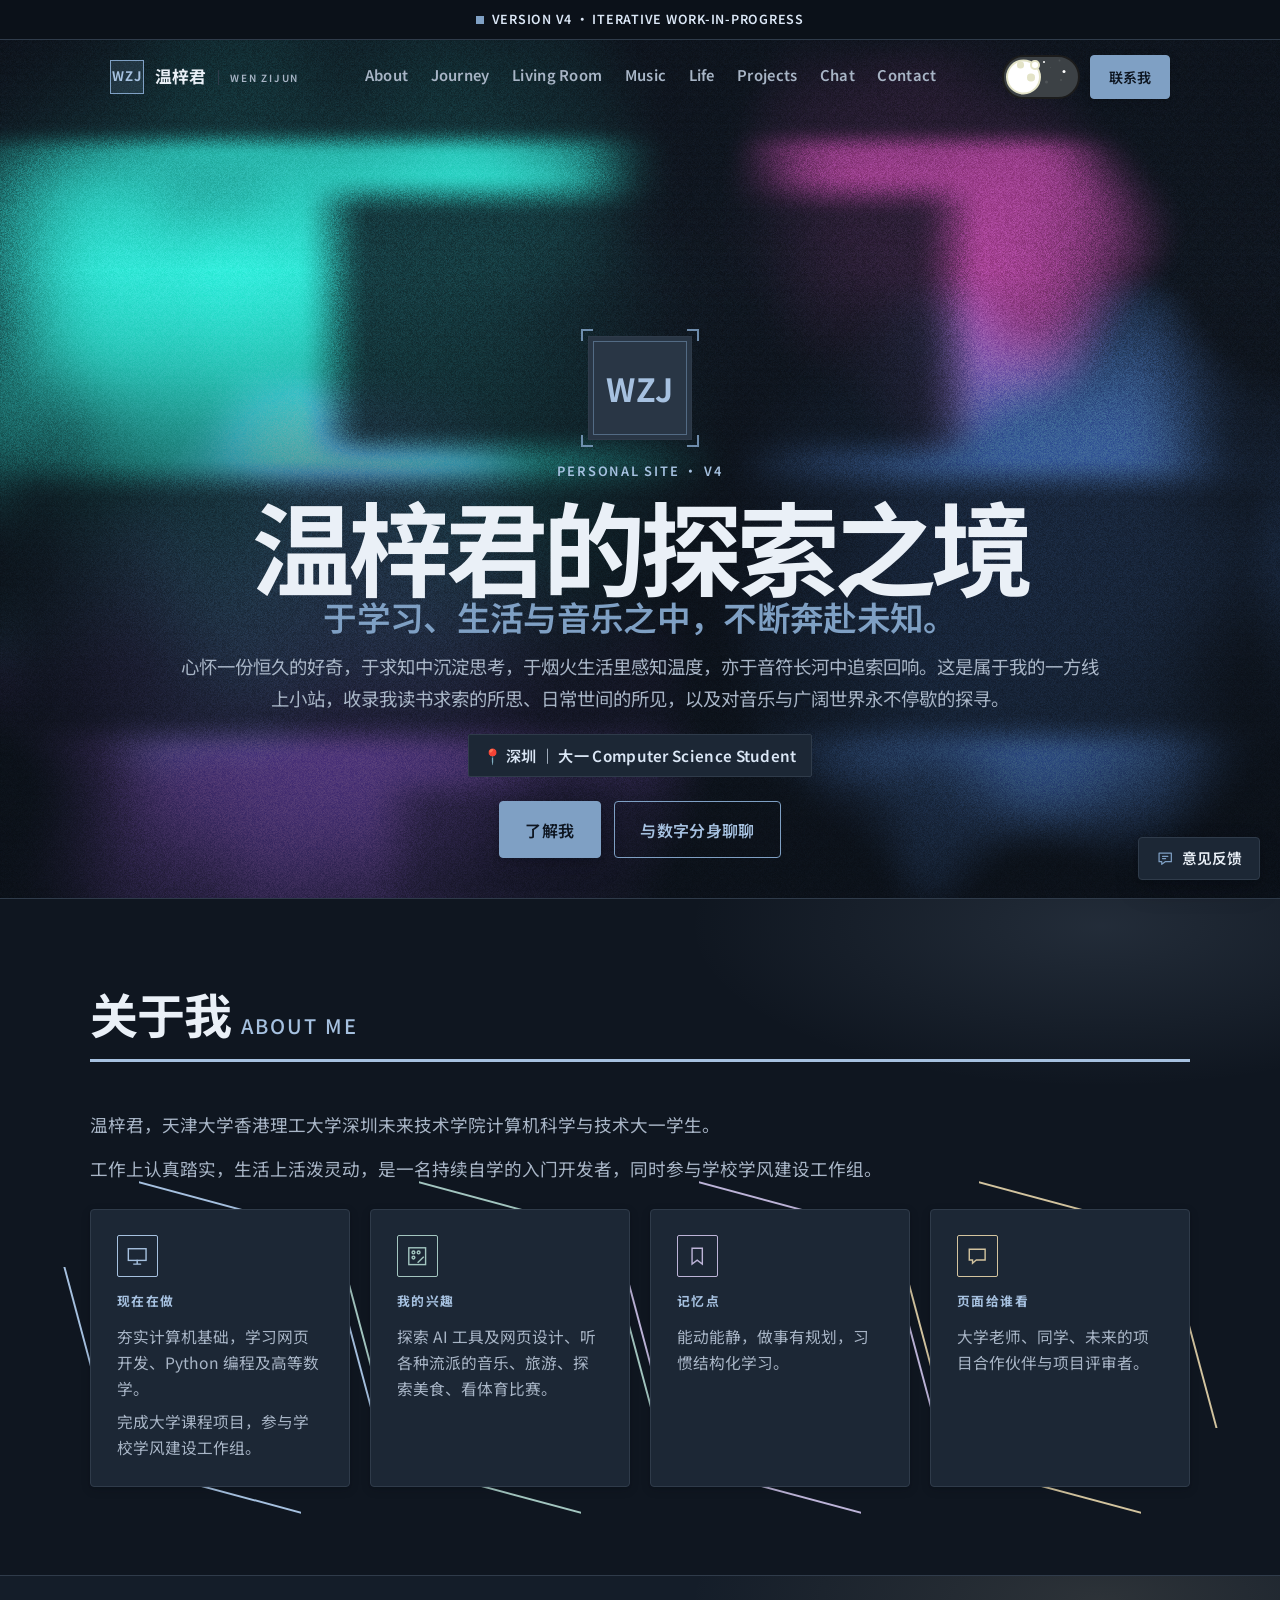
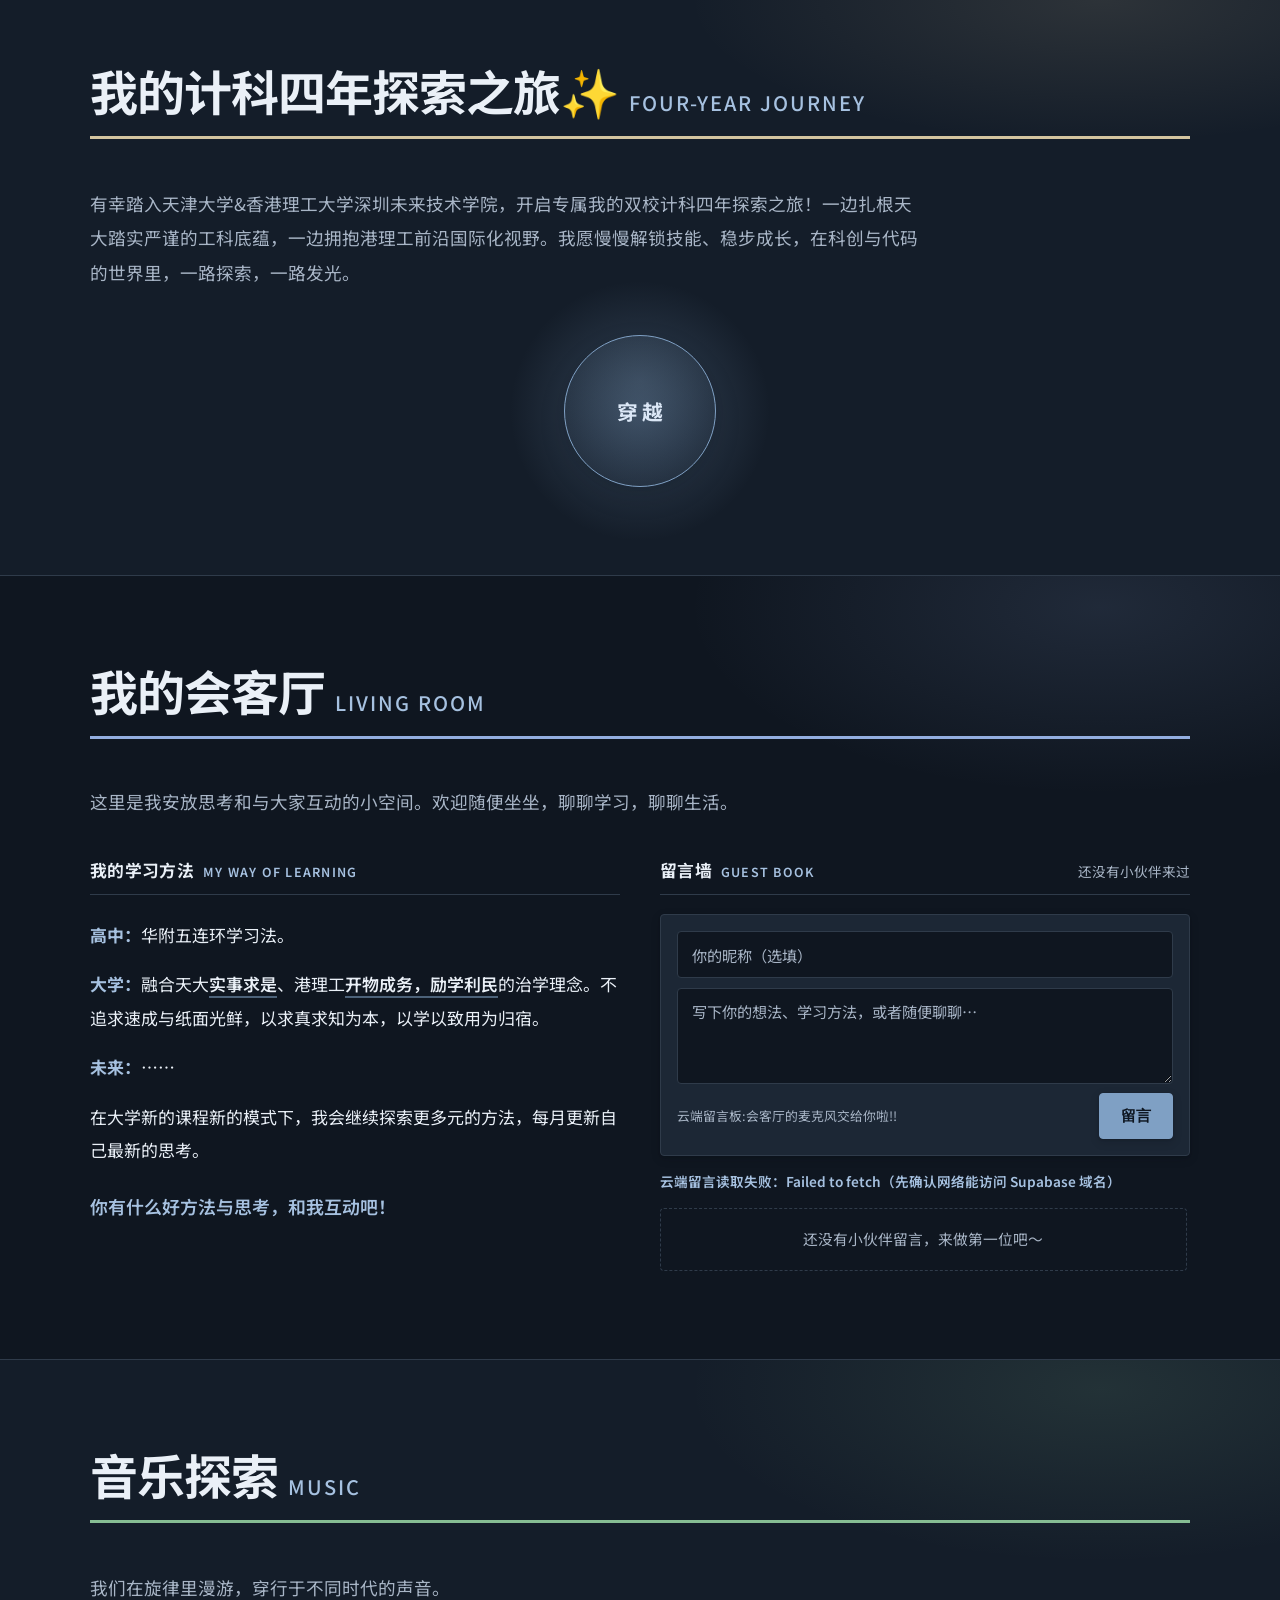
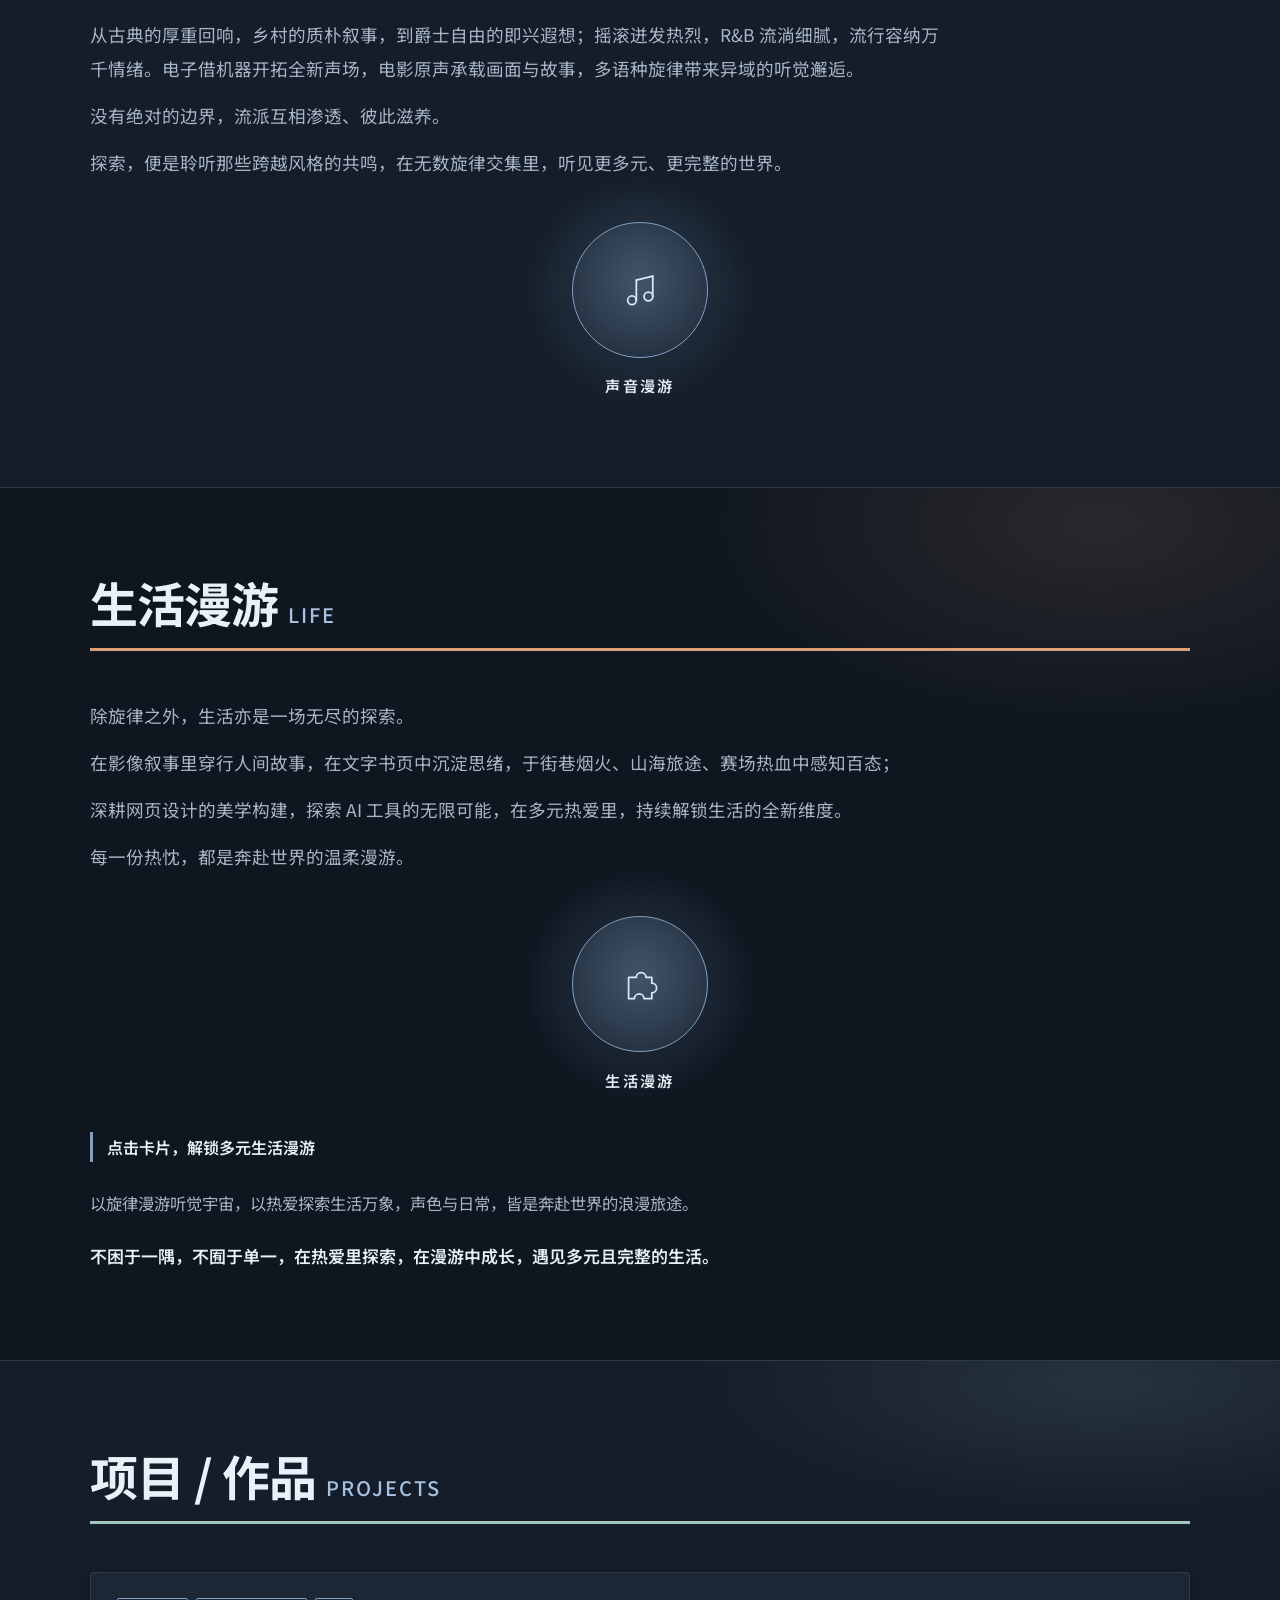
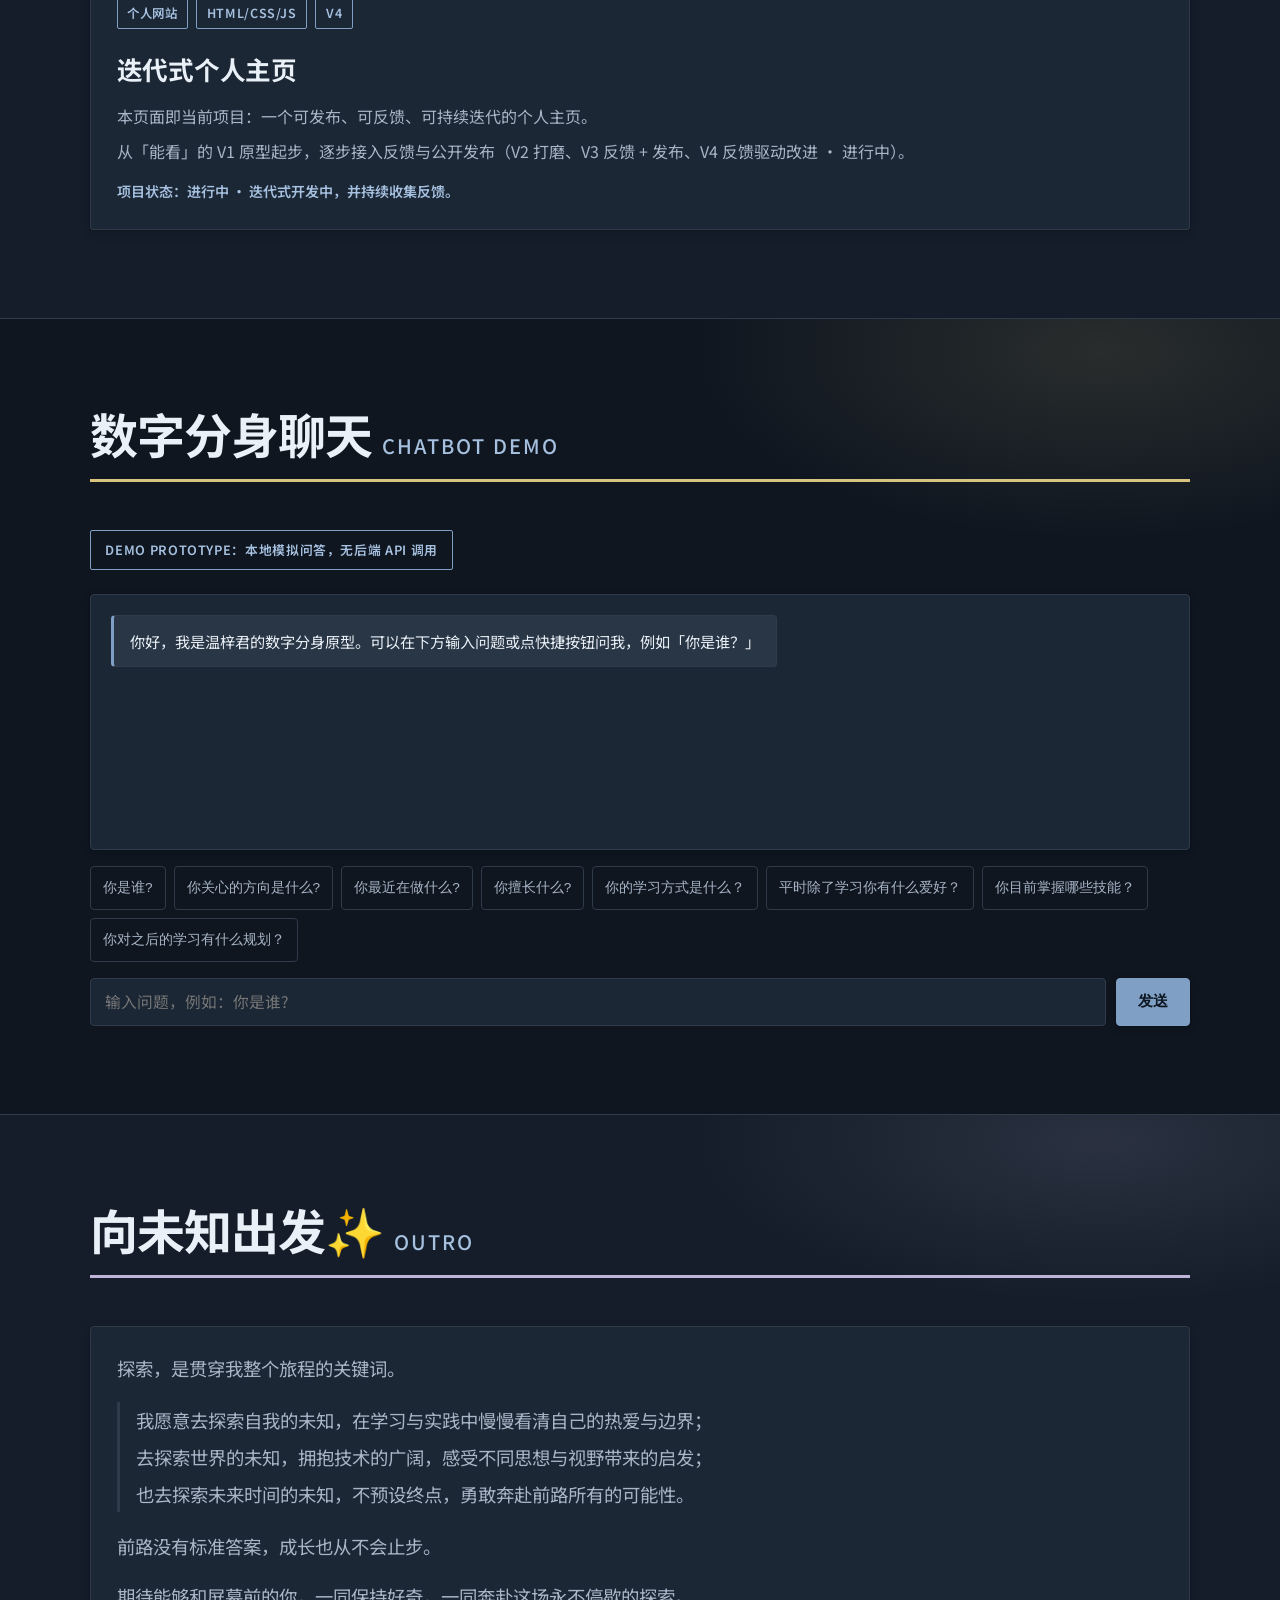
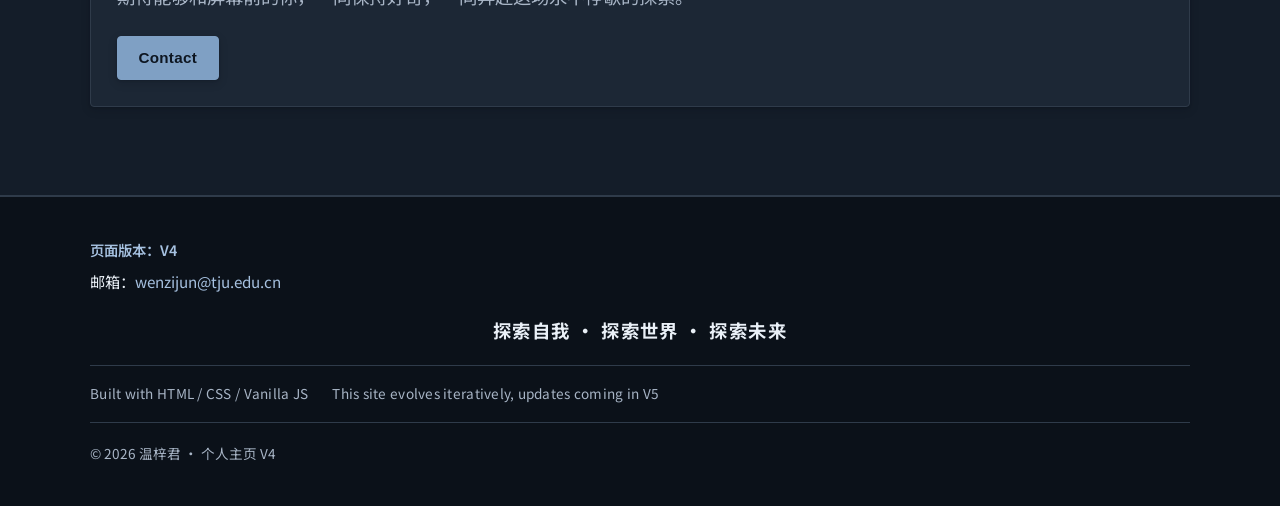
<file: index.html>
<!DOCTYPE html>
<html lang="zh-CN">
<head>
  <meta charset="UTF-8">
  <!-- 课程硬性约束 #4：viewport 保证移动端适配 -->
  <meta name="viewport" content="width=device-width, initial-scale=1.0">
  <meta name="description" content="温梓君的个人主页，思考人与 AI 的协作，记录大项目课程的学习与实践迭代。">
  <title>温梓君 · 个人主页 V4</title>
  <!-- Web Font：Noto Sans SC 适配中文，多字重区分标题与正文（离线时回退系统字体） -->
  <link rel="preconnect" href="https://fonts.googleapis.com">
  <link rel="preconnect" href="https://fonts.gstatic.com" crossorigin>
  <link href="https://fonts.googleapis.com/css2?family=Noto+Sans+SC:wght@400;500;700;800;900&display=swap" rel="stylesheet">
  <!-- 主题首帧（轮13）：在样式表解析之前按本地存储补上 data-theme，消除「亮色偏好用户先看到深色再翻白」的闪烁。
       只读写 localStorage 的 site-theme 一个键，无其他逻辑、无网络请求；JS 关闭时退化为默认深色。 -->
  <script>
    (function () {
      try {
        if (localStorage.getItem("site-theme") === "light") {
          document.documentElement.setAttribute("data-theme", "light");
        }
      } catch (e) {
        /* 隐私模式 / 存储被禁用：保持默认深色 */
      }
    })();
  </script>
  <link rel="stylesheet" href="css/style.css">
  <!-- 轮22：音乐探索 / 生活漫游两个新板块 + music.html / life.html 两个副页面的样式 -->
  <link rel="stylesheet" href="css/roam.css">
  <!-- 轮32（V3）：首页右下角「意见反馈」私密入口 + 反馈面板的样式 -->
  <link rel="stylesheet" href="css/feedback.css">
</head>
<!--
  ============================================================
  温梓君个人主页 · Version V4
  历程：V1-MVP 原型 → V2 打磨（主题切换 / 音乐·生活副页）→ V3 私密反馈接入 + 公开发布
        → V4 反馈驱动迭代（轮37 起 · 进行中）
  === V1 时期预留、原定于 V2 实现的规划（保留作历史记录；行尾为 2026-09-27 现状） ===
  - 平滑滚动美化        —— 未做（css/style.css 里 scroll-behavior 仍为 auto）
  - 深色 / 亮色切换 UI  —— 已完成（顶栏主题开关 .theme-switch）
  - 项目截图预览        —— 未做（项目卡片目前只有文字与标签，未放截图）
  - GitHub 社交链接     —— 未做（页面暂无 GitHub 入口）
  - 随笔内容扩充        —— 已作废（轮21 已整体删除 #thoughts，内容改由音乐 / 生活两个副页承载）
  ============================================================
-->
<body>

  <!-- ========== 顶部原型状态横幅（V1 起保留；文案随版本更新，现为 V4） ========== -->
  <div class="prototype-banner" role="note" aria-label="原型状态横幅">
    <span class="prototype-banner__dot" aria-hidden="true"></span>
    Version V4 · Iterative Work-in-Progress
  </div>

  <!-- ========== Header：品牌 + 导航 + 行动按钮 ========== -->
  <header class="header">
    <div class="header__inner">
      <a class="brand" href="#top" aria-label="回到顶部">
        <span class="brand__mark" aria-hidden="true">WZJ</span>
        <span class="brand__name">温梓君</span>
      </a>

      <button class="nav-toggle" id="navToggle" aria-label="打开菜单" aria-expanded="false" aria-controls="navMenu">
        <span class="nav-toggle__bar"></span>
        <span class="nav-toggle__bar"></span>
        <span class="nav-toggle__bar"></span>
      </button>

      <nav class="nav" id="navMenu" lang="en" aria-label="主导航">
        <ul class="nav__list">
          <li><a class="nav__link" href="#about" title="关于我">About</a></li>
          <li><a class="nav__link" href="#timeline" title="我的计科四年探索之旅">Journey</a></li>
          <li><a class="nav__link" href="#livingroom" title="我的会客厅">Living Room</a></li>
          <li><a class="nav__link" href="#music" title="音乐探索">Music</a></li>
          <li><a class="nav__link" href="#life" title="生活漫游">Life</a></li>
          <li><a class="nav__link" href="#projects" title="项目 / 作品">Projects</a></li>
          <li><a class="nav__link" href="#chat" title="数字分身聊天">Chat</a></li>
          <li><a class="nav__link" href="#contact" title="联系我">Contact</a></li>
        </ul>
      </nav>

      <div class="header__actions">
        <!-- 主题切换（轮13）：Day/Night 天空开关。视觉概念参考 @AshNolan_ 的
             「A bunch of funky CSS3 Toggle Buttons」中的 Day/Night Toggle，代码为本站自研重写；
             纯 CSS 呈现，状态由 js/main.js 与 html[data-theme] 双向对齐 -->
        <div class="theme-switch">
          <input class="theme-switch__input" id="themeSwitch" type="checkbox" role="switch" aria-checked="false" aria-label="切换深色 / 亮色模式">
          <label class="theme-switch__btn" for="themeSwitch"><span class="theme-switch__feature" aria-hidden="true"></span></label>
        </div>
        <a class="btn btn--primary" href="#contact">联系我</a>
      </div>
    </div>
  </header>

  <main id="top">

    <!-- ========== Hero 首屏 ========== -->
    <section class="hero" aria-label="首屏介绍">
      <!-- 首屏流动背景（轮9；轮10c 起画布内还承载亮度加权胶片颗粒）：原生 Canvas 程序化绘制，
           零外部素材、零第三方库。JS 未执行时画布为空（透明），自动回退到 CSS 渐变层 .hero::before -->
      <canvas class="hero__canvas" aria-hidden="true"></canvas>

      <div class="hero__inner">
        <div class="hero__avatar" aria-hidden="true" data-initial="温">
          <span class="hero__avatar-text">WZJ</span>
        </div>

        <p class="hero__eyebrow">Personal Site · V4</p>

        <h1 class="hero__title">
          温梓君的探索之境
          <span class="hero__tagline">于学习、生活与音乐之中，不断奔赴未知。</span>
        </h1>

        <p class="hero__intro">
          心怀一份恒久的好奇，于求知中沉淀思考，于烟火生活里感知温度，亦于音符长河中追索回响。这是属于我的一方线上小站，收录我读书求索的所思、日常世间的所见，以及对音乐与广阔世界永不停歇的探寻。
        </p>

        <div class="hero__meta">
          <span class="status-tag">📍 深圳 ｜ 大一 Computer Science Student</span>
        </div>

        <div class="hero__actions">
          <a class="btn btn--primary" href="#about">了解我</a>
          <a class="btn btn--ghost" href="#chat">与数字分身聊聊</a>
        </div>
      </div>
    </section>

    <!-- ========== 关于我 About ========== -->
    <section class="section" id="about" aria-label="关于我">
      <div class="section__inner">
        <header class="section__head">
          <h2 class="section__title">关于我 <span class="section__eyebrow">About Me</span></h2>
        </header>

        <p class="section__lead">
          温梓君，天津大学香港理工大学深圳未来技术学院计算机科学与技术大一学生。
        </p>
        <p class="section__lead">
          工作上认真踏实，生活上活泼灵动，是一名持续自学的入门开发者，同时参与学校学风建设工作组。
        </p>

        <div class="about__grid">
          <article class="card about-card">
            <span class="about-card__icon" aria-hidden="true">
              <svg viewBox="0 0 24 24" fill="none" stroke="currentColor" stroke-width="1.5"
                stroke-linecap="square" stroke-linejoin="miter" aria-hidden="true" focusable="false">
                <rect x="2.5" y="4" width="19" height="12.5" />
                <path d="M8.5 20.5h7M12 16.5v4" />
              </svg>
            </span>
            <h3 class="about-card__label">现在在做</h3>
            <p class="about-card__text">夯实计算机基础，学习网页开发、Python 编程及高等数学。</p>
            <p class="about-card__text">完成大学课程项目，参与学校学风建设工作组。</p>
          </article>
          <article class="card about-card">
            <span class="about-card__icon" aria-hidden="true">
              <svg viewBox="0 0 24 24" fill="none" stroke="currentColor" stroke-width="1.5"
                stroke-linecap="square" stroke-linejoin="miter" aria-hidden="true" focusable="false">
                <rect x="3" y="3" width="18" height="18" />
                <circle cx="8" cy="8" r="1.5" />
                <circle cx="13.5" cy="8" r="1.5" />
                <circle cx="8" cy="13.5" r="1.5" />
                <path d="M13 18.5 18.5 13" />
              </svg>
            </span>
            <h3 class="about-card__label">我的兴趣</h3>
            <p class="about-card__text">探索 AI 工具及网页设计、听各种流派的音乐、旅游、探索美食、看体育比赛。</p>
          </article>
          <article class="card about-card">
            <span class="about-card__icon" aria-hidden="true">
              <svg viewBox="0 0 24 24" fill="none" stroke="currentColor" stroke-width="1.5"
                stroke-linecap="square" stroke-linejoin="miter" aria-hidden="true" focusable="false">
                <path d="M6.5 3.5h11v17l-5.5-4.2-5.5 4.2z" />
              </svg>
            </span>
            <h3 class="about-card__label">记忆点</h3>
            <p class="about-card__text">能动能静，做事有规划，习惯结构化学习。</p>
          </article>
          <article class="card about-card">
            <span class="about-card__icon" aria-hidden="true">
              <svg viewBox="0 0 24 24" fill="none" stroke="currentColor" stroke-width="1.5"
                stroke-linecap="square" stroke-linejoin="miter" aria-hidden="true" focusable="false">
                <path d="M3.5 4.5h17v11.5h-9.5l-4 3.5v-3.5h-3.5z" />
              </svg>
            </span>
            <h3 class="about-card__label">页面给谁看</h3>
            <p class="about-card__text">大学老师、同学、未来的项目合作伙伴与项目评审者。</p>
          </article>
        </div>
      </div>
    </section>

    <!-- ========== 我的计科四年探索之旅（轮19：原「学习轨迹」板块） ==========
         ① 板块改名「我的计科四年探索之旅✨」（导航项同步为 Journey，锚点 #timeline 不变）；
         ② 新增板块引言（文案由用户提供，逐字使用）；
         ③ 引言下方新增圆形「穿越」按钮 → 进入独立副页面 journey.html：
            该页不在主线导航内，只能由本按钮进入，并由页内「返回主线」按钮回到本板块；
         ④ 原 4 张时间轴卡按用户指示移除（旧内容见 git 历史与 docs/归档）；
         ⑤ 按用户后续指示删除按钮下方那行说明文字（只留「标题 + 引言 + 圆钮」）。 -->
    <section class="section section--alt" id="timeline" aria-label="我的计科四年探索之旅">
      <div class="section__inner">
        <header class="section__head">
          <h2 class="section__title">我的计科四年探索之旅✨ <span class="section__eyebrow">Four-Year Journey</span></h2>
        </header>

        <p class="section__lead journey__intro">
          有幸踏入天津大学&amp;香港理工大学深圳未来技术学院，开启专属我的双校计科四年探索之旅！一边扎根天大踏实严谨的工科底蕴，一边拥抱港理工前沿国际化视野。我愿慢慢解锁技能、稳步成长，在科创与代码的世界里，一路探索，一路发光。
        </p>

        <div class="journey__gate">
          <a class="journey__portal" href="journey.html" aria-label="穿越：进入「我的计科四年探索之旅」独立页面">
            <span class="journey__ring" aria-hidden="true"></span>
            <span class="journey__ring journey__ring--2" aria-hidden="true"></span>
            <span class="journey__glow" aria-hidden="true"></span>
            <span class="journey__portal-text">穿越</span>
          </a>
        </div>
      </div>
    </section>

    <!-- ========== 我的会客厅 Living Room（轮20 · USR-31） ==========
         ① 位置：紧跟「我的计科四年探索之旅」之后（用户要求「在探索之旅的后面增加」）；
          ② 左侧「我的学习方法」按用户要求「不要用生硬的框框起来」→ 零边框、零底色，
             不套卡片：只靠标题细线 + 段首小标签（高中 / 大学 / 未来）+ 校训词的「划重点」下标线
             分层，像贴在会客厅墙上的一张便签；结构按用户轮20b 口径「高中、大学、未来三个
             分别成一段」——「不追求速成…以学以致用为归宿。」归属大学段，不单独成行；
             「未来：」的内容待用户给定（暂以省略号占位）；

         ③ 右侧留言墙 + 访客留言对话框：访客提交后，新留言以「落座」动效在墙顶浮现，
            与左侧学习方法同屏相邻（= 用户说的「和学习方法弹到一起」）；每条留言上方带
            「小伙伴 · 昵称 ｜ 时间」的小字备注，营造会客厅的互动感；
         ④ 留言数据源：读取 js/living-room-config.js —— 填好 Supabase URL + anon key 即
            云端共享（所有访客可见、互相看得到）；未填则自动回退到本机浏览器存储，
            页面与交互照常可用（右下提示行会如实说明当前模式）。
         ⑤ 留言一律以 textContent 写入 DOM，绝不使用 innerHTML（防 XSS）。 -->
    <section class="section" id="livingroom" aria-label="我的会客厅">
      <div class="section__inner">
        <header class="section__head">
          <h2 class="section__title">我的会客厅 <span class="section__eyebrow">Living Room</span></h2>
        </header>

        <p class="section__lead livingroom__intro">
          这里是我安放思考和与大家互动的小空间。欢迎随便坐坐，聊聊学习，聊聊生活。
        </p>

        <div class="livingroom">
          <!-- 左栏：我的学习方法（无框便签式，见上方 ②） -->
          <div class="methods">
            <h3 class="methods__title">我的学习方法 <span class="methods__eyebrow">My Way of Learning</span></h3>

            <p class="methods__line"><span class="methods__stage">高中：</span>华附五连环学习法。</p>

            <p class="methods__line"><span class="methods__stage">大学：</span>融合天大<span class="methods__mark">实事求是</span>、港理工<span class="methods__mark">开物成务，励学利民</span>的治学理念。不追求速成与纸面光鲜，以求真求知为本，以学以致用为归宿。</p>

            <p class="methods__line"><span class="methods__stage">未来：</span>……</p>

            <p class="methods__line">在大学新的课程新的模式下，我会继续探索更多元的方法，每月更新自己最新的思考。</p>
            <p class="methods__invite">你有什么好方法与思考，和我互动吧！</p>
          </div>

          <!-- 右栏：留言墙 + 留言对话框（会客厅的「说话区」，见上方 ③④⑤） -->
          <div class="parlor">
            <div class="parlor__head">
              <h3 class="parlor__title">留言墙 <span class="parlor__eyebrow">Guest Book</span></h3>
              <p class="parlor__count" id="parlorCount" aria-live="polite">正在读取留言…</p>
            </div>

            <form class="parlor__form" id="parlorForm">
              <label class="visually-hidden" for="parlorName">你的昵称</label>
              <input class="parlor__input" id="parlorName" name="nickname" type="text" maxlength="16"
                placeholder="你的昵称（选填）" autocomplete="nickname">

              <label class="visually-hidden" for="parlorMsg">你的留言</label>
              <textarea class="parlor__input parlor__input--area" id="parlorMsg" name="message" rows="3"
                maxlength="200" placeholder="写下你的想法、学习方法，或者随便聊聊…"></textarea>

              <div class="parlor__foot">
                <p class="parlor__hint" id="parlorHint">正在确认留言模式…</p>
                <button class="btn btn--primary parlor__send" id="parlorSend" type="submit">留言</button>
              </div>
            </form>

            <p class="parlor__status" id="parlorStatus" role="status" aria-live="polite"></p>

            <!-- 脚本被禁用时的兜底说明：留言依赖 JS，页面其余内容不受影响（轮19「JS 关闭可读」口径一致） -->
            <noscript class="parlor__noscript">留言功能需要 JavaScript：开启后就能把想说的话贴到下面这面墙上。</noscript>

            <ul class="parlor__wall" id="parlorWall" aria-label="访客留言列表">
              <li class="parlor__empty" id="parlorEmpty">还没有小伙伴留言，来做第一位吧～</li>
            </ul>
          </div>
        </div>
      </div>
    </section>

    <!-- ========== 音乐探索 Music（轮22：整块替换原「技能 & 兴趣 Skills」板块） ==========
         板块内容 = 标题 + 四段导语 + 音符图标入口（点击进入独立页面 music.html）。
         文案逐字取自你提供的原文：导语只陈列「听觉漫游」的气质与九大流派的坐标感，
         流派的具体介绍、气质短句与收藏曲目留在声音漫游页里展开（避免主线与副页重复同段长文）。 -->
    <section class="section section--alt" id="music" aria-label="音乐探索">
      <div class="section__inner">
        <header class="section__head">
          <h2 class="section__title">音乐探索 <span class="section__eyebrow">Music</span></h2>
        </header>

        <p class="section__lead roam__lead">
          我们在旋律里漫游，穿行于不同时代的声音。
        </p>
        <p class="section__lead roam__lead">
          从古典的厚重回响，乡村的质朴叙事，到爵士自由的即兴遐想；摇滚迸发热烈，R&amp;B 流淌细腻，流行容纳万千情绪。电子借机器开拓全新声场，电影原声承载画面与故事，多语种旋律带来异域的听觉邂逅。
        </p>
        <p class="section__lead roam__lead">
          没有绝对的边界，流派互相渗透、彼此滋养。
        </p>
        <p class="section__lead roam__lead">
          探索，便是聆听那些跨越风格的共鸣，在无数旋律交集里，听见更多元、更完整的世界。
        </p>

        <!-- 音符图标入口：圆形按钮 + 双层扩散光环 + 核心柔光，点击跳转 music.html（声音漫游）。
             图标为内联 SVG（零外部素材）：符头 + 符杆 + 符梁组成一个音符，颜色跟随 currentColor 与主题。 -->
        <div class="roam__gate">
          <a class="roam__portal" href="music.html" aria-label="进入声音漫游页面">
            <span class="roam__glow" aria-hidden="true"></span>
            <span class="roam__ring" aria-hidden="true"></span>
            <span class="roam__ring roam__ring--2" aria-hidden="true"></span>
            <span class="roam__icon">
              <svg viewBox="0 0 48 48" fill="none" stroke="currentColor" stroke-width="1.8"
                stroke-linecap="round" stroke-linejoin="round" aria-hidden="true" focusable="false">
                <circle cx="15.5" cy="34.5" r="4.5" />
                <circle cx="32.5" cy="30.5" r="4.5" />
                <path d="M20 34.5V13.5" />
                <path d="M37 30.5V9.5" />
                <path d="M20 13.5 37 9.5" />
              </svg>
            </span>
          </a>
          <p class="roam__caption">声音漫游</p>
        </div>
      </div>
    </section>

    <!-- ========== 生活漫游 Life（轮22 新增，紧跟在音乐探索之后） ==========
         板块内容 = 标题 + 四段引言（逐字取自你的原文）+ 拼图图标入口 + 交互提示 + 联动文案 + 收尾 Slogan。
         八张兴趣翻牌卡全部放在独立页面 life.html 里（板块本身只做入口，主线保持轻量、可扫读）。 -->
    <section class="section" id="life" aria-label="生活漫游">
      <div class="section__inner">
        <header class="section__head">
          <h2 class="section__title">生活漫游 <span class="section__eyebrow">Life</span></h2>
        </header>

        <p class="section__lead roam__lead">
          除旋律之外，生活亦是一场无尽的探索。
        </p>
        <p class="section__lead roam__lead">
          在影像叙事里穿行人间故事，在文字书页中沉淀思绪，于街巷烟火、山海旅途、赛场热血中感知百态；
        </p>
        <p class="section__lead roam__lead">
          深耕网页设计的美学构建，探索 AI 工具的无限可能，在多元热爱里，持续解锁生活的全新维度。
        </p>
        <p class="section__lead roam__lead">
          每一份热忱，都是奔赴世界的温柔漫游。
        </p>

        <!-- 拼图图标入口：与音乐板块同一套「圆形按钮 + 光环 + 柔光」语言，点击跳转 life.html。
             图标为内联 SVG：一块拼图（上方与右侧为凸起、下方为凹口），呼应「多元热爱彼此拼合」。 -->
        <div class="roam__gate">
          <a class="roam__portal" href="life.html" aria-label="进入生活漫游页面">
            <span class="roam__glow" aria-hidden="true"></span>
            <span class="roam__ring" aria-hidden="true"></span>
            <span class="roam__ring roam__ring--2" aria-hidden="true"></span>
            <span class="roam__icon">
              <svg viewBox="0 0 48 48" fill="none" stroke="currentColor" stroke-width="1.8"
                stroke-linecap="round" stroke-linejoin="round" aria-hidden="true" focusable="false">
                <path d="M12 17h8a5 5 0 0 1 10 0h6v6a5 5 0 0 1 0 10v6h-8a5 5 0 0 0-10 0h-6z" />
              </svg>
            </span>
          </a>
          <p class="roam__caption">生活漫游</p>
        </div>

        <!-- 交互提示：说明卡片是「可点、会翻面」的，而不是纯展示 -->
        <p class="roam__hint">点击卡片，解锁多元生活漫游</p>

        <!-- 联动文案：承接上方的音乐探索，把「听觉漫游」与「生活漫游」串成同一条探索线 -->
        <p class="roam__bridge">以旋律漫游听觉宇宙，以热爱探索生活万象，声色与日常，皆是奔赴世界的浪漫旅途。</p>

        <!-- 收尾 Slogan -->
        <p class="roam__slogan">不困于一隅，不囿于单一，在热爱里探索，在漫游中成长，遇见多元且完整的生活。</p>
      </div>
    </section>

    <!-- ========== 项目 / 作品 Projects ========== -->
    <section class="section section--alt" id="projects" aria-label="项目与作品">
      <div class="section__inner">
        <header class="section__head">
          <h2 class="section__title">项目 / 作品 <span class="section__eyebrow">Projects</span></h2>
        </header>

        <div class="projects">
          <!-- 直角文本标签项目卡片（禁用圆角）；轮14 起为魔法卡片：
               描边跟随指针亮起 + 卡面淡光晕（样式见 css/style.css「魔法卡片（轮14）」块） -->
          <article class="card card--magic project-card">
            <div class="project-card__tags">
              <span class="tag project-tag">个人网站</span>
              <span class="tag project-tag">HTML/CSS/JS</span>
              <span class="tag project-tag">V4</span>
            </div>
            <h3 class="project-card__title">迭代式个人主页</h3>
            <p class="project-card__desc">
              本页面即当前项目：一个可发布、可反馈、可持续迭代的个人主页。
            </p>
            <p class="project-card__desc">
              从「能看」的 V1 原型起步，逐步接入反馈与公开发布（V2 打磨、V3 反馈 + 发布、V4 反馈驱动改进 · 进行中）。
            </p>
            <p class="project-card__note">项目状态：进行中 · 迭代式开发中，并持续收集反馈。</p>
          </article>
        </div>
      </div>
    </section>

    <!-- 轮22：原「技能 & 兴趣 Skills」板块（#skills）已整体替换为「音乐探索」（#music），并在其后
         新增「生活漫游」（#life）。新增一个板块会改变其后所有板块的奇偶，故按同一口径顺延重排为：
         about:plain / timeline:alt / livingroom:plain / music:alt / life:plain /
         projects:alt（原 plain）/ chat:plain（原 alt）/ outro:alt（原 plain）。 -->
    <!-- 轮21：原「观点随笔 Thoughts」板块（#thoughts）已整体删除；为保持相邻板块底色严格
         交替（about:plain / timeline:alt / livingroom:plain / skills:alt / projects:plain /
         chat:alt / outro:plain），聊天板块由 plain 提升为 alt、终页由 alt 回落到 plain。 -->
    <!-- ========== 数字分身聊天 Demo Chat ========== -->
    <section class="section" id="chat" aria-label="数字分身聊天 Demo">
      <div class="section__inner">
        <header class="section__head">
          <h2 class="section__title">数字分身聊天 <span class="section__eyebrow">Chatbot Demo</span></h2>
        </header>

        <div class="chat">
          <p class="chat__notice">Demo Prototype：本地模拟问答，无后端 API 调用</p>

          <div class="chat__stream" id="chatStream" role="log" aria-live="polite" aria-label="聊天记录"></div>

          <div class="chat__quick" aria-label="快捷提问">
            <button class="quick-btn" type="button" data-question="你是谁?">你是谁?</button>
            <button class="quick-btn" type="button" data-question="你关心的方向是什么?">你关心的方向是什么?</button>
            <button class="quick-btn" type="button" data-question="你最近在做什么?">你最近在做什么?</button>
            <button class="quick-btn" type="button" data-question="你擅长什么?">你擅长什么?</button>
            <button class="quick-btn" type="button" data-question="你的学习方式是什么？">你的学习方式是什么？</button>
            <button class="quick-btn" type="button" data-question="平时除了学习你有什么爱好？">平时除了学习你有什么爱好？</button>
            <button class="quick-btn" type="button" data-question="你目前掌握哪些技能？">你目前掌握哪些技能？</button>
            <button class="quick-btn" type="button" data-question="你对之后的学习有什么规划？">你对之后的学习有什么规划？</button>
          </div>

          <form class="chat__form" id="chatForm">
            <label class="visually-hidden" for="chatInput">输入你的问题</label>
            <input class="chat__input" id="chatInput" type="text" placeholder="输入问题，例如：你是谁?" autocomplete="off">
            <button class="btn btn--primary chat__send" type="submit">发送</button>
          </form>
        </div>
      </div>
    </section>

    <!-- ========== 终页 Outro + 联系我（轮18 · USR-29 / 轮18b 修订） ========== -->
    <section class="section section--alt" id="outro" aria-label="终页 · 探索无尽">
      <div class="section__inner">
        <header class="section__head">
          <h2 class="section__title">向未知出发✨ <span class="section__eyebrow">Outro</span></h2>
        </header>

        <article class="card outro">
          <p class="outro__text">探索，是贯穿我整个旅程的关键词。</p>
          <p class="outro__verse">
            我愿意去探索自我的未知，在学习与实践中慢慢看清自己的热爱与边界；<br>
            去探索世界的未知，拥抱技术的广阔，感受不同思想与视野带来的启发；<br>
            也去探索未来时间的未知，不预设终点，勇敢奔赴前路所有的可能性。
          </p>
          <p class="outro__text">前路没有标准答案，成长也从不会止步。</p>
          <p class="outro__text">期待能够和屏幕前的你，一同保持好奇，一同奔赴这场永不停歇的探索。</p>

          <!-- Contact 按钮（原文案 Ready，轮38 按 F-07 反馈改名）：点击后播放加载动画，
               随后展开下方「联系我」并平滑滚动过去。
               改名理由：站内导航栏、首屏按钮、下方子区块小标都用 Contact 语义，
               此处唯独用叙事词 Ready，访客看不出「这里可以联系我」。
               id 仍为 readyBtn：保持 id / JS / CSS 引用不动，把改动面压到仅文案。 -->
          <div class="outro__actions">
            <button class="btn btn--primary" type="button" id="readyBtn" aria-controls="contact"
              aria-expanded="false">Contact</button>
          </div>

          <!-- 联系我（轮18 · USR-29）：已并入终页内部，作为「向未知出发」的收尾内容，
               与终页同一张卡片、同一底色、无分界描边（去接缝）。
               保留锚点 contact：站内导航与滚动高亮仍指向这里；
               点 Contact 按钮 / 导航「Contact」/ 首屏按钮「联系我」后展开。 -->
          <section class="contact outro__contact" id="contact" aria-labelledby="contactTitle" hidden>
            <h3 class="outro__contact-title" id="contactTitle">联系我 <span class="section__eyebrow">Contact</span></h3>
            <p class="contact__text">欢迎就项目合作、学习交流或任何想法与我联系。</p>
            <div class="contact__row">
              <a class="contact__email btn btn--primary" id="contactEmail" href="mailto:wenzijun@tju.edu.cn">wenzijun@tju.edu.cn</a>
              <button class="btn btn--ghost copy-email" type="button" data-copy="wenzijun@tju.edu.cn" aria-label="复制邮箱地址">
                复制邮箱
              </button>
            </div>
          </section>
        </article>
      </div>
    </section>

  </main>

  <!-- ========== Footer ========== -->
  <footer class="footer">
    <div class="footer__inner">
      <p class="footer__version">页面版本：V4</p>
      <p class="footer__email">邮箱：<a href="mailto:wenzijun@tju.edu.cn">wenzijun@tju.edu.cn</a></p>
      <p class="footer__slogan">探索自我 · 探索世界 · 探索未来</p>
      <div class="footer__declaration">
        <p>Built with HTML / CSS / Vanilla JS</p>
        <p>This site evolves iteratively, updates coming in V5</p>
      </div>
      <p class="footer__copyright">© <span id="year">2026</span> 温梓君 · 个人主页 V4</p>
    </div>
  </footer>

  <!-- ========== 意见反馈（V3 · CRS-5）：只属于首页的「私密反馈」通道 ==========
       与会客厅的留言墙是两套东西：留言墙是公开互动（谁都能看见彼此），
       而这里写下的内容只有站主一个人能看到 —— 数据库层面只对访客开放了「写入」，
       没有开放「读取」，所以这不是靠页面藏起来，而是根本读不到（详见 docs/ 里的接入指引）。
       ① 位置：固定在右下角，不放进主线导航，避免打断首页的阅读动线；
       ② 数据源：js/feedback-config.js —— 填好 Supabase 两项即接通云端；
          未接通时如实提示「通道未接通」并亮出邮件兜底，绝不假装发送成功；
       ③ 字段按课程要求：称呼（选填）/ 你与我的关系 / 这次使用的设备 / 想说的话，
          页面版本（V4）由脚本自动附带，便于日后按版本归类反馈；
       ④ 全程零 innerHTML：访客输入一律以 textContent 写入，从源头杜绝 XSS。 -->
  <button class="fb-entry" id="fbEntry" type="button" aria-expanded="false" aria-controls="fbOverlay">
    <span class="fb-entry__icon" aria-hidden="true">
      <svg viewBox="0 0 24 24" fill="none" stroke="currentColor" stroke-width="1.6"
        stroke-linecap="round" stroke-linejoin="round" aria-hidden="true" focusable="false">
        <path d="M4 5.5h16v11H12l-4.5 3.5v-3.5H4z" />
        <path d="M8.5 9.5h7M8.5 12.5h4" />
      </svg>
    </span>
    <span class="fb-entry__text">意见反馈</span>
  </button>

  <div class="fb-overlay" id="fbOverlay" hidden>
    <section class="fb-dialog" role="dialog" aria-modal="true" aria-labelledby="fbTitle">
      <header class="fb-dialog__head">
        <h2 class="fb-dialog__title" id="fbTitle">意见反馈 <span class="fb-dialog__eyebrow">Feedback</span></h2>
        <button class="fb-dialog__close" id="fbClose" type="button" aria-label="关闭反馈表单">×</button>
      </header>

      <p class="fb-dialog__lead">这个页面还在迭代中，你的任何一句真实感受，都会成为它下一次改进的依据。</p>

      <p class="fb-privacy">
        <strong>这条反馈不会公开</strong>，只有我一个人能看到。也请不要填写身份证号、密码之类的敏感信息。
      </p>

      <form class="fb-form" id="fbForm" novalidate>
        <div class="fb-field">
          <label class="fb-label" for="fbName">你的称呼<span class="fb-label__opt">选填</span></label>
          <input class="fb-input" id="fbName" name="name" type="text" maxlength="24"
            placeholder="怎么称呼你都可以" autocomplete="nickname">
        </div>

        <div class="fb-row">
          <div class="fb-field">
            <label class="fb-label" for="fbRelation">你与我的关系</label>
            <select class="fb-select" id="fbRelation" name="relation">
              <option value="">请选择</option>
              <option value="同学">同学</option>
              <option value="老师">老师</option>
              <option value="家人">家人</option>
              <option value="朋友">朋友</option>
              <option value="同事">同事</option>
              <option value="其他">其他</option>
              <option value="不便透露">不便透露</option>
            </select>
          </div>

          <div class="fb-field">
            <label class="fb-label" for="fbDevice">这次使用的设备</label>
            <select class="fb-select" id="fbDevice" name="device">
              <option value="电脑">电脑</option>
              <option value="手机">手机</option>
              <option value="平板">平板</option>
              <option value="其他">其他</option>
            </select>
          </div>
        </div>

        <div class="fb-field">
          <label class="fb-label" for="fbMessage">想说的话</label>
          <!-- 轮35（USR-47）：填写角度提示 —— 纯静态文本，只做「写什么」的引导，
               不进提交 payload、不碰数据库；7 个角度对应用户给的 7 项 -->
          <div class="fb-tips" id="fbTips">
            <span class="fb-tips__lead">不知道写什么？可以从这些角度说说：</span>
            <ul class="fb-tips__list">
              <li>功能错误</li>
              <li>可用性</li>
              <li>内容表达</li>
              <li>视觉设计</li>
              <li>移动端/响应式</li>
              <li>个人偏好</li>
              <li>新功能建议</li>
            </ul>
          </div>
          <textarea class="fb-area" id="fbMessage" name="message" rows="5" maxlength="1000"
            aria-describedby="fbTips"
            placeholder="说说你的真实感受，越具体越好～"></textarea>
          <p class="fb-count" id="fbCount">最多 1000 字</p>
        </div>

        <div class="fb-foot">
          <p class="fb-status" id="fbStatus" role="status" aria-live="polite"></p>
          <button class="btn btn--primary fb-send" id="fbSend" type="submit">发送反馈</button>
        </div>
      </form>

      <p class="fb-fallback" id="fbFallback" hidden>
        也可以直接把想法邮件发给我：<a id="fbFallbackMail" href="mailto:wenzijun@tju.edu.cn">wenzijun@tju.edu.cn</a>
      </p>
    </section>
  </div>

  <!-- 全局提示（复制成功等）---置于脚本之前，确保 main.js 能取到元素 -->
  <div class="toast" id="toast" role="status" aria-live="polite"></div>

  <script src="js/main.js"></script>
  <!-- 「我的会客厅」留言板（轮20 · USR-31）：配置文件在前、脚本在后；
       顺序上排在 main.js 之后，以便复用它的全局提示条（window.showToast） -->
  <script src="js/living-room-config.js"></script>
  <script src="js/living-room.js"></script>
  <!-- 首页「意见反馈」私密通道（轮32 · V3 · CRS-5）：同样是配置文件在前、脚本在后，
       并排在 main.js 之后，以便复用它的全局提示条（window.showToast） -->
  <script src="js/feedback-config.js"></script>
  <script src="js/feedback.js"></script>
</body>
</html>
</file>
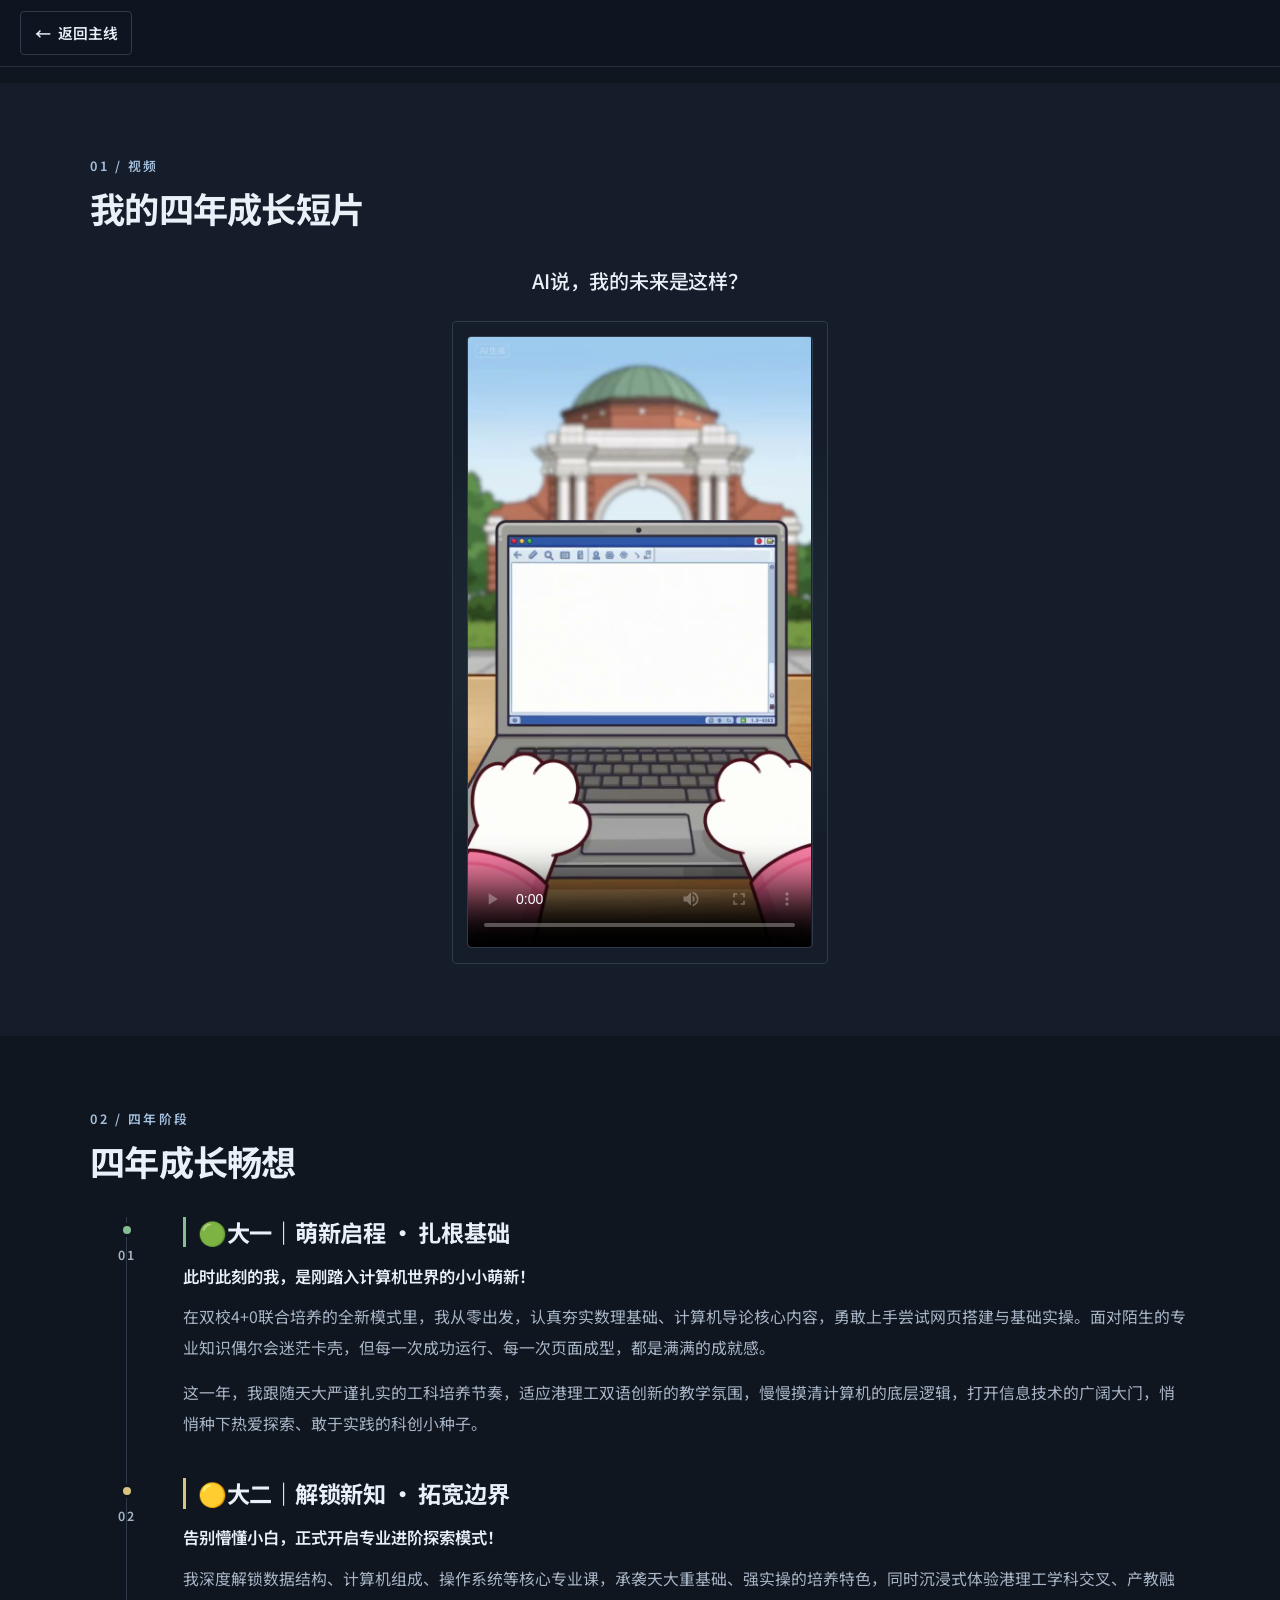
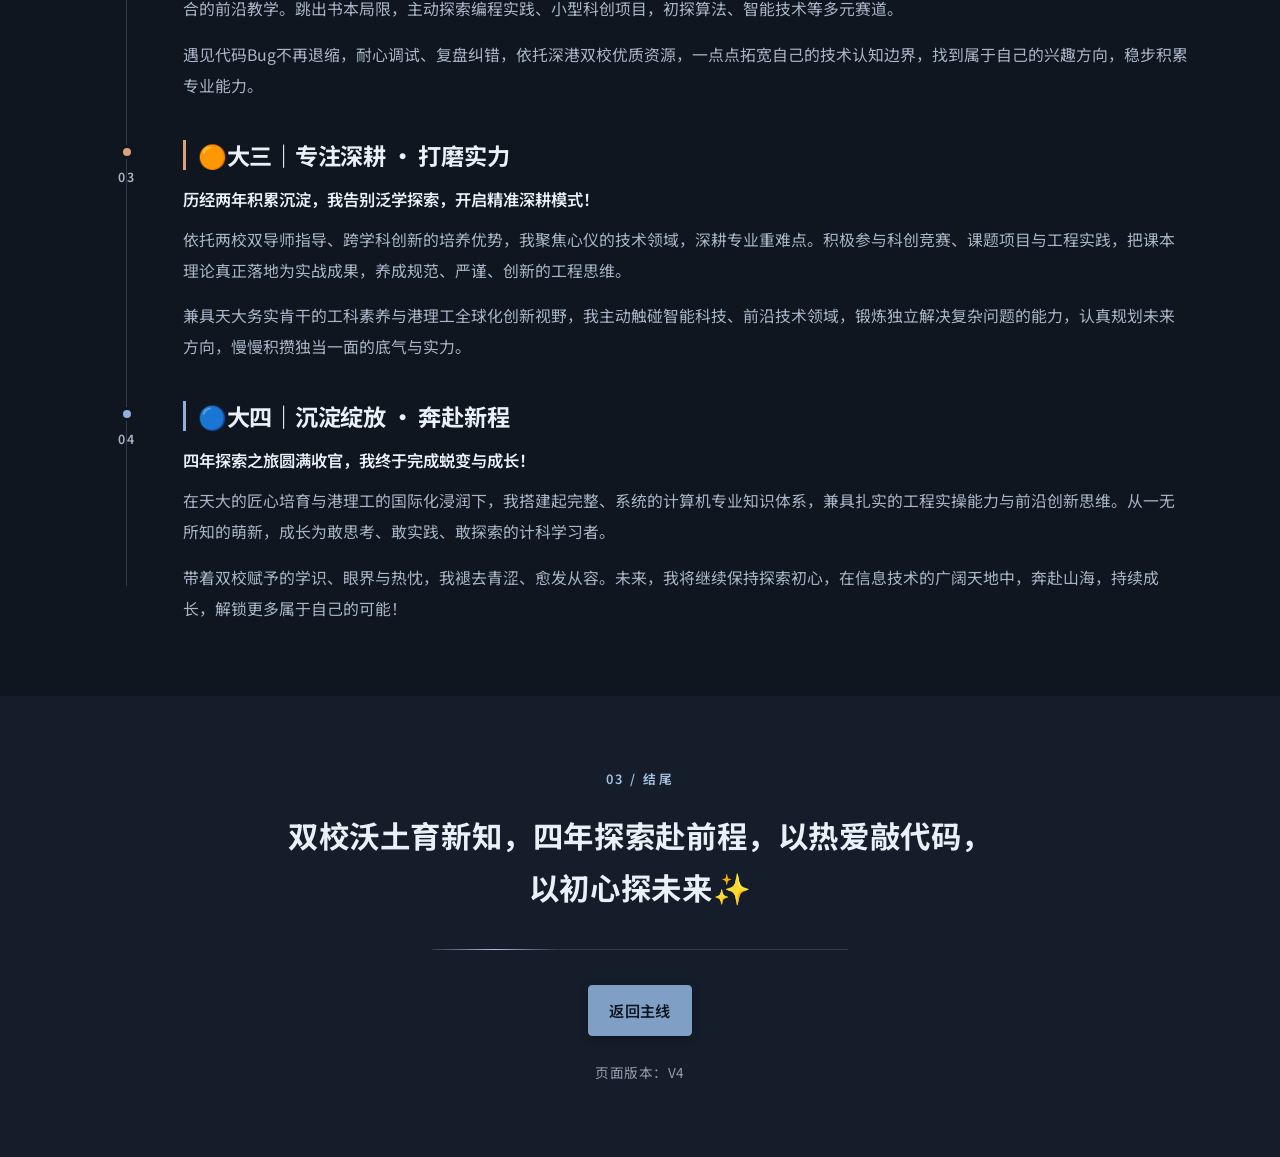
<file: journey.html>
<!DOCTYPE html>
<html lang="zh-CN">
<head>
  <meta charset="UTF-8">
  <meta name="viewport" content="width=device-width, initial-scale=1.0">
  <meta name="description" content="我的计科四年探索之旅：一段从大一萌新到大四绽放的成长畅想（成长短片 + 四年阶段介绍 + 结尾短句）。">
  <title>我的计科四年探索之旅✨ · 温梓君</title>
  <!-- Web Font：与主页面同一套（离线时回退系统字体） -->
  <link rel="preconnect" href="https://fonts.googleapis.com">
  <link rel="preconnect" href="https://fonts.gstatic.com" crossorigin>
  <link href="https://fonts.googleapis.com/css2?family=Noto+Sans+SC:wght@400;500;700;800;900&display=swap" rel="stylesheet">
  <!-- 主题首帧：与主页面共用 localStorage 的 site-theme 一个键，从主线「穿越」过来不闪色；
       副页面不设独立主题开关，主题始终跟随主线的当前选择 -->
  <script>
    (function () {
      try {
        if (localStorage.getItem("site-theme") === "light") {
          document.documentElement.setAttribute("data-theme", "light");
        }
      } catch (e) {
        /* 隐私模式 / 存储被禁用：保持默认深色 */
      }
    })();
  </script>
  <link rel="stylesheet" href="css/style.css">
  <link rel="stylesheet" href="css/journey.css">
</head>
<body class="jbody">

  <!-- 「穿越」入场柔光（纯装饰层）：动画失败时默认不可见，不会遮挡内容 -->
  <div class="jwarp" aria-hidden="true"></div>

  <!-- ========== 顶部吸顶条 ==========
       本页不在主线导航内，也没有任何指向主线其他板块的链接；
       唯一出口 = 这里的「返回主线」按钮（结尾区另有一处同款按钮）；
       按用户指示：顶栏不再显示页面标题文字，只留返回按钮 + 进度条 -->
  <div class="jbar">
    <a class="jbar__back" href="index.html#timeline">
      <span class="jbar__arrow" aria-hidden="true">←</span>返回主线
    </a>
    <span class="jprogress" id="jProgress" aria-hidden="true"></span>
  </div>

  <main class="jmain">

    <!-- ========== ① 视频（先生成 / 先展示） ========== -->
    <section class="jsec jsec--video" aria-label="四年成长短片">
      <div class="jsec__inner">
        <header class="jsec__head" data-reveal>
          <p class="jsec__step">01 / 视频</p>
          <h1 class="jsec__title">我的四年成长短片</h1>
        </header>

        <!-- 视频上方的一句引子（按用户指示新增） -->
        <p class="jvideo__say" data-reveal>AI说，我的未来是这样？</p>

        <figure class="jvideo" data-reveal>
          <div class="jvideo__frame">
            <video class="jvideo__el" controls preload="metadata" playsinline
              poster="assets/journey/journey-poster.jpg"
              aria-label="我的计科四年成长之路动画短片，30 秒，含音轨">
              <source src="assets/journey/journey-4years.mp4" type="video/mp4">
              你的浏览器不支持 HTML5 视频播放；可<a href="assets/journey/journey-4years.mp4">直接打开视频文件</a>观看。
            </video>
          </div>
        </figure>
      </div>
    </section>

    <!-- ========== ② 四年阶段介绍（文案逐字取自用户提供的原文） ========== -->
    <section class="jsec jsec--stages" aria-label="四年成长畅想">
      <div class="jsec__inner">
        <header class="jsec__head" data-reveal>
          <p class="jsec__step">02 / 四年阶段</p>
          <h2 class="jsec__title">四年成长畅想</h2>
        </header>

        <div class="jstages">

          <article class="jstage" data-grade="1" data-reveal>
            <div class="jstage__rail" aria-hidden="true">
              <span class="jstage__dot"></span>
              <span class="jstage__year">01</span>
            </div>
            <div class="jstage__body">
              <h3 class="jstage__title">🟢大一｜萌新启程 · 扎根基础</h3>
              <p class="jstage__lead">此时此刻的我，是刚踏入计算机世界的小小萌新！</p>
              <p class="jstage__text">在双校4+0联合培养的全新模式里，我从零出发，认真夯实数理基础、计算机导论核心内容，勇敢上手尝试网页搭建与基础实操。面对陌生的专业知识偶尔会迷茫卡壳，但每一次成功运行、每一次页面成型，都是满满的成就感。</p>
              <p class="jstage__text">这一年，我跟随天大严谨扎实的工科培养节奏，适应港理工双语创新的教学氛围，慢慢摸清计算机的底层逻辑，打开信息技术的广阔大门，悄悄种下热爱探索、敢于实践的科创小种子。</p>
            </div>
          </article>

          <article class="jstage" data-grade="2" data-reveal>
            <div class="jstage__rail" aria-hidden="true">
              <span class="jstage__dot"></span>
              <span class="jstage__year">02</span>
            </div>
            <div class="jstage__body">
              <h3 class="jstage__title">🟡大二｜解锁新知 · 拓宽边界</h3>
              <p class="jstage__lead">告别懵懂小白，正式开启专业进阶探索模式！</p>
              <p class="jstage__text">我深度解锁数据结构、计算机组成、操作系统等核心专业课，承袭天大重基础、强实操的培养特色，同时沉浸式体验港理工学科交叉、产教融合的前沿教学。跳出书本局限，主动探索编程实践、小型科创项目，初探算法、智能技术等多元赛道。</p>
              <p class="jstage__text">遇见代码Bug不再退缩，耐心调试、复盘纠错，依托深港双校优质资源，一点点拓宽自己的技术认知边界，找到属于自己的兴趣方向，稳步积累专业能力。</p>
            </div>
          </article>

          <article class="jstage" data-grade="3" data-reveal>
            <div class="jstage__rail" aria-hidden="true">
              <span class="jstage__dot"></span>
              <span class="jstage__year">03</span>
            </div>
            <div class="jstage__body">
              <h3 class="jstage__title">🟠大三｜专注深耕 · 打磨实力</h3>
              <p class="jstage__lead">历经两年积累沉淀，我告别泛学探索，开启精准深耕模式！</p>
              <p class="jstage__text">依托两校双导师指导、跨学科创新的培养优势，我聚焦心仪的技术领域，深耕专业重难点。积极参与科创竞赛、课题项目与工程实践，把课本理论真正落地为实战成果，养成规范、严谨、创新的工程思维。</p>
              <p class="jstage__text">兼具天大务实肯干的工科素养与港理工全球化创新视野，我主动触碰智能科技、前沿技术领域，锻炼独立解决复杂问题的能力，认真规划未来方向，慢慢积攒独当一面的底气与实力。</p>
            </div>
          </article>

          <article class="jstage" data-grade="4" data-reveal>
            <div class="jstage__rail" aria-hidden="true">
              <span class="jstage__dot"></span>
              <span class="jstage__year">04</span>
            </div>
            <div class="jstage__body">
              <h3 class="jstage__title">🔵大四｜沉淀绽放 · 奔赴新程</h3>
              <p class="jstage__lead">四年探索之旅圆满收官，我终于完成蜕变与成长！</p>
              <p class="jstage__text">在天大的匠心培育与港理工的国际化浸润下，我搭建起完整、系统的计算机专业知识体系，兼具扎实的工程实操能力与前沿创新思维。从一无所知的萌新，成长为敢思考、敢实践、敢探索的计科学习者。</p>
              <p class="jstage__text">带着双校赋予的学识、眼界与热忱，我褪去青涩、愈发从容。未来，我将继续保持探索初心，在信息技术的广阔天地中，奔赴山海，持续成长，解锁更多属于自己的可能！</p>
            </div>
          </article>

        </div>
      </div>
    </section>

    <!-- ========== ③ 结尾短句 ========== -->
    <section class="jsec jsec--outro" aria-label="结尾短句">
      <div class="jsec__inner">
        <div class="joutro">
          <p class="joutro__mark">03 / 结尾</p>
          <p class="joutro__text" data-reveal>双校沃土育新知，四年探索赴前程，以热爱敲代码，以初心探未来✨</p>
          <div class="joutro__beam" aria-hidden="true"></div>
          <p class="joutro__back" data-reveal>
            <a class="btn btn--primary" href="index.html#timeline">返回主线</a>
          </p>
          <p class="page-ver">页面版本：V4</p>
        </div>
      </div>
    </section>

  </main>

  <script src="js/journey.js"></script>
</body>
</html>
</file>
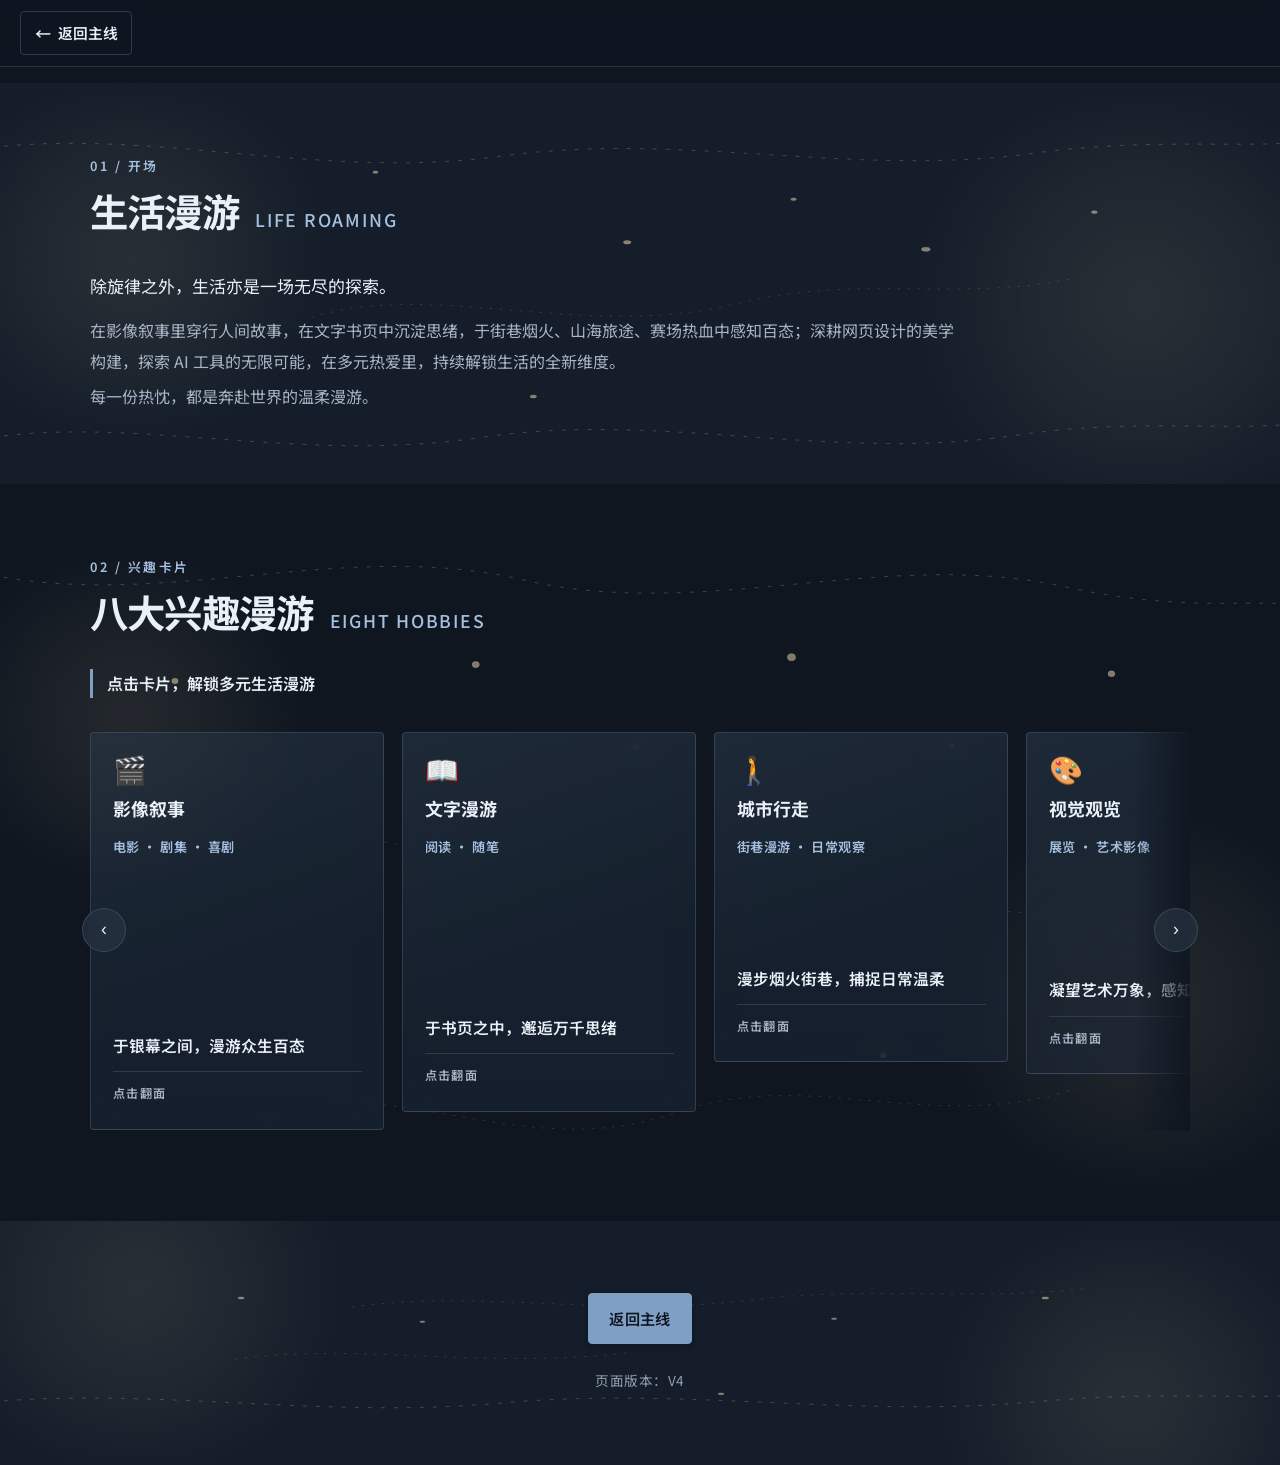
<file: life.html>
<!DOCTYPE html>
<html lang="zh-CN">
<head>
  <meta charset="UTF-8">
  <meta name="viewport" content="width=device-width, initial-scale=1.0">
  <meta name="description" content="生活漫游：除旋律之外，生活亦是一场无尽的探索。八大兴趣卡片，点击翻面，解锁多元生活漫游。">
  <title>生活漫游 · Life Roaming · 温梓君</title>
  <!-- Web Font：与主页面同一套（离线时回退系统字体） -->
  <link rel="preconnect" href="https://fonts.googleapis.com">
  <link rel="preconnect" href="https://fonts.gstatic.com" crossorigin>
  <link href="https://fonts.googleapis.com/css2?family=Noto+Sans+SC:wght@400;500;700;800;900&display=swap" rel="stylesheet">
  <!-- 主题首帧：与主页面共用 localStorage 的 site-theme 一个键，从主线进来不闪色；
       副页面不设独立主题开关，主题始终跟随主线的当前选择 -->
  <script>
    (function () {
      try {
        if (localStorage.getItem("site-theme") === "light") {
          document.documentElement.setAttribute("data-theme", "light");
        }
      } catch (e) {
        /* 隐私模式 / 存储被禁用：保持默认深色 */
      }
    })();
  </script>
  <link rel="stylesheet" href="css/style.css">
  <link rel="stylesheet" href="css/roam.css">
</head>
<body class="rbody">

  <!-- 入场柔光（纯装饰层）：动画失败时默认不可见，不会遮挡内容 -->
  <div class="rwarp" aria-hidden="true"></div>

  <!-- ========== 顶部吸顶条 ========== -->
  <div class="rbar">
    <a class="rbar__back" href="index.html#life">
      <span class="rbar__arrow" aria-hidden="true">←</span>返回主线
    </a>
    <span class="rbar__progress" id="roamProgress" aria-hidden="true"></span>
  </div>

  <main class="rmain">

    <!-- ========== ① 开场（文案逐字取自你提供的引言） ========== -->
    <section class="rsec rsec--alt rsec--deco" aria-label="开场">
      <!-- 背景装饰（纯装饰层，暖调随主题）：方格纸 / 太阳虚线光斑 / 云朵 / 咖啡与热气 / 雨点 -->
      <div class="rdeco rdeco--life" aria-hidden="true">
        <span class="rdeco__glow rdeco__glow--a"></span>
        <span class="rdeco__glow rdeco__glow--b"></span>
        <svg class="rdeco__svg" viewBox="0 0 1200 800" preserveAspectRatio="none" aria-hidden="true" focusable="false">
          <path class="rdeco__dash rdeco__dash--flow" d="M-20,132 C140,86 300,196 470,146 C640,96 800,190 970,140 C1080,108 1170,132 1230,116"></path>
          <path class="rdeco__dash rdeco__dash--flow" d="M-20,712 C120,660 280,762 450,708 C620,654 780,758 950,704 C1070,666 1160,700 1230,676"></path>
          <path class="rdeco__dash rdeco__dash--fade" d="M292,468 C408,392 548,516 692,440 C800,382 902,436 1002,392"></path>
          <circle class="rdeco__spark" cx="186" cy="240" r="3.2"></circle>
          <circle class="rdeco__spark" cx="352" cy="178" r="2.4"></circle>
          <circle class="rdeco__spark" cx="588" cy="318" r="3.6"></circle>
          <circle class="rdeco__spark" cx="744" cy="232" r="2.6"></circle>
          <circle class="rdeco__spark" cx="868" cy="332" r="4"></circle>
          <circle class="rdeco__spark" cx="1026" cy="258" r="2.8"></circle>
          <circle class="rdeco__spark" cx="500" cy="626" r="3"></circle>
        </svg>
      </div>
      <div class="rsec__inner">
        <header class="rsec__head" data-reveal>
          <p class="rstep">01 / 开场</p>
          <h1 class="rtitle">生活漫游 <span class="reyebrow">Life Roaming</span></h1>
        </header>

        <p class="rlead" data-reveal>除旋律之外，生活亦是一场无尽的探索。</p>
        <p class="rnote" data-reveal>在影像叙事里穿行人间故事，在文字书页中沉淀思绪，于街巷烟火、山海旅途、赛场热血中感知百态；深耕网页设计的美学构建，探索 AI 工具的无限可能，在多元热爱里，持续解锁生活的全新维度。</p>
        <p class="rnote" data-reveal>每一份热忱，都是奔赴世界的温柔漫游。</p>
      </div>
    </section>

    <!-- ========== ② 八张兴趣翻牌卡（本页核心交互） ==========
         每张卡整体就是一个 <button>：点击 / 回车 / 空格翻面，aria-pressed 同步正反面状态（Esc 可翻回正面）；
         正反面共用同一网格单元，卡高取两面较高者，文案不会被裁切；
         背面「我的漫游清单」= 真实清单：实线标签（长文本自动换行）+ 整句漫游注记（城市行走 / 远方旅途两卡）。
         卡片顺序与主线「生活漫游」板块的文案节奏一致；
         轮23：八张卡改为「悬浮式横向轨道」——毛玻璃卡面 + 悬浮上浮，
         可滚轮横滑 / 鼠标拖动 / 左右按钮 / 键盘 Tab 逐张聚焦，两端带渐变遮罩提示（触屏走原生横滑）。 -->
    <section class="rsec rsec--deco" aria-label="八大兴趣卡片">
      <!-- 背景装饰（纯装饰层）：方格纸 / 便签横线 / 圆点 / 叶子 / 星星 / 城市天际线 / 雨点 -->
      <div class="rdeco rdeco--life" aria-hidden="true">
        <span class="rdeco__glow rdeco__glow--c"></span>
        <span class="rdeco__glow rdeco__glow--d"></span>
        <svg class="rdeco__svg" viewBox="0 0 1200 800" preserveAspectRatio="none" aria-hidden="true" focusable="false">
          <path class="rdeco__dash rdeco__dash--flow" d="M-20,96 C150,140 320,58 490,104 C660,150 830,68 1000,112 C1110,140 1180,124 1230,132"></path>
          <path class="rdeco__dash rdeco__dash--fade" d="M240,690 C372,632 486,742 636,682 C760,632 872,708 1010,656"></path>
          <path class="rdeco__dash rdeco__dash--fade" d="M176,392 C300,336 402,438 540,384"></path>
          <path class="rdeco__dash rdeco__dash--fade" d="M742,470 C860,414 962,506 1104,448"></path>
          <circle class="rdeco__spark" cx="164" cy="214" r="3"></circle>
          <circle class="rdeco__spark" cx="304" cy="300" r="2.4"></circle>
          <circle class="rdeco__spark" cx="446" cy="196" r="3.4"></circle>
          <circle class="rdeco__spark" cx="596" cy="286" r="2.6"></circle>
          <circle class="rdeco__spark" cx="742" cy="188" r="3.8"></circle>
          <circle class="rdeco__spark" cx="892" cy="284" r="2.6"></circle>
          <circle class="rdeco__spark" cx="1042" cy="206" r="3.2"></circle>
          <circle class="rdeco__spark" cx="404" cy="596" r="3"></circle>
          <circle class="rdeco__spark" cx="828" cy="620" r="2.6"></circle>
        </svg>
      </div>
      <div class="rsec__inner">
        <header class="rsec__head" data-reveal>
          <p class="rstep">02 / 兴趣卡片</p>
          <h2 class="rtitle">八大兴趣漫游 <span class="reyebrow">Eight Hobbies</span></h2>
        </header>

        <p class="rhint" data-reveal>点击卡片，解锁多元生活漫游</p>

        <!-- 悬浮式横向轨道：轨道容器可聚焦（左右方向键可滚），首尾渐变遮罩由 JS 切换 -->
        <div class="lrailwrap" data-rail-wrap>
          <div class="lrail" id="lifeRail" role="group" aria-label="八大兴趣翻牌卡（可横向滑动浏览）" tabindex="0">
            <!-- 1 / 影像叙事 -->
            <article class="lcard" data-reveal>
              <button class="lcard__flip" type="button" aria-pressed="false">
                <span class="lcard__inner">
                  <span class="lcard__face lcard__face--front">
                    <span class="lcard__emoji" aria-hidden="true">🎬</span>
                    <span class="lcard__name">影像叙事</span>
                    <span class="lcard__tags">电影 · 剧集 · 喜剧</span>
                    <span class="lcard__line">于银幕之间，漫游众生百态</span>
                    <span class="lcard__cue">点击翻面</span>
                  </span>
                  <span class="lcard__face lcard__face--back">
                    <span class="lcard__back-name">影像叙事</span>
                    <span class="lcard__desc">流连光影构筑的多元世界，既沉浸影视长片完整的叙事脉络，在一个个情景剧中感受友情、亲情、爱情的不同表达，体味不同人生的悲欢起落；也偏爱喜剧的戏谑解构，以松弛通透的视角解读时代与生活。借镜头跨越时空，在一幕幕影像里，完成一场场沉浸式的精神远行。</span>
                    <span class="lcard__rule" aria-hidden="true"></span>
                    <span class="lcard__sample-label">我的漫游清单</span>
                    <span class="lcard__samples">
                      <span class="lcard__sample">神烦警探</span>
                      <span class="lcard__sample">摩登家庭</span>
                      <span class="lcard__sample">港剧</span>
                    </span>
                  </span>
                </span>
              </button>
            </article>

            <!-- 2 / 文字漫游 -->
            <article class="lcard" data-reveal>
              <button class="lcard__flip" type="button" aria-pressed="false">
                <span class="lcard__inner">
                  <span class="lcard__face lcard__face--front">
                    <span class="lcard__emoji" aria-hidden="true">📖</span>
                    <span class="lcard__name">文字漫游</span>
                    <span class="lcard__tags">阅读 · 随笔</span>
                    <span class="lcard__line">于书页之中，邂逅万千思绪</span>
                    <span class="lcard__cue">点击翻面</span>
                  </span>
                  <span class="lcard__face lcard__face--back">
                    <span class="lcard__back-name">文字漫游</span>
                    <span class="lcard__desc">书页是静谧且辽阔的漫游天地。在文字间穿行不同的思想维度，品读他人的阅历与感悟，也以随笔记录自我的所见所感。以文字沉淀心境、丰盈认知，让每一次阅读与书写，都是一场向内的探索与生长。</span>
                    <span class="lcard__rule" aria-hidden="true"></span>
                    <span class="lcard__sample-label">我的漫游清单</span>
                    <span class="lcard__samples">
                      <span class="lcard__sample">我的天才女友</span>
                      <span class="lcard__sample">米格尔街</span>
                      <span class="lcard__sample">马尔瓦可多</span>
                    </span>
                  </span>
                </span>
              </button>
            </article>

            <!-- 3 / 城市行走 -->
            <article class="lcard" data-reveal>
              <button class="lcard__flip" type="button" aria-pressed="false">
                <span class="lcard__inner">
                  <span class="lcard__face lcard__face--front">
                    <span class="lcard__emoji" aria-hidden="true">🚶</span>
                    <span class="lcard__name">城市行走</span>
                    <span class="lcard__tags">街巷漫游 · 日常观察</span>
                    <span class="lcard__line">漫步烟火街巷，捕捉日常温柔</span>
                    <span class="lcard__cue">点击翻面</span>
                  </span>
                  <span class="lcard__face lcard__face--back">
                    <span class="lcard__back-name">城市行走</span>
                    <span class="lcard__desc">偏爱无目的的城市漫游。穿梭街头巷尾，观察人间烟火的细碎模样，捕捉四季更迭、市井往来的温柔瞬间。行走从无需既定终点，步履所至，皆是对平凡生活的温柔探索。</span>
                    <span class="lcard__rule" aria-hidden="true"></span>
                    <span class="lcard__sample-label">我的漫游清单</span>
                    <span class="lcard__note">城市不断更新，总有没看够没走够的城市角落。</span>
                  </span>
                </span>
              </button>
            </article>

            <!-- 4 / 视觉观览 -->
            <article class="lcard" data-reveal>
              <button class="lcard__flip" type="button" aria-pressed="false">
                <span class="lcard__inner">
                  <span class="lcard__face lcard__face--front">
                    <span class="lcard__emoji" aria-hidden="true">🎨</span>
                    <span class="lcard__name">视觉观览</span>
                    <span class="lcard__tags">展览 · 艺术影像</span>
                    <span class="lcard__line">凝望艺术万象，感知视觉回响</span>
                    <span class="lcard__cue">点击翻面</span>
                  </span>
                  <span class="lcard__face lcard__face--back">
                    <span class="lcard__back-name">视觉观览</span>
                    <span class="lcard__desc">驻足各类艺术展览与影像作品，在色彩、构图、光影与创意表达中，触碰艺术的多元魅力。跳出固有认知，接纳不同风格的审美表达，在静态画面与艺术叙事里，完成一场治愈且丰盈的视觉漫游。</span>
                    <span class="lcard__rule" aria-hidden="true"></span>
                    <span class="lcard__sample-label">我的漫游清单</span>
                    <span class="lcard__samples">
                      <span class="lcard__sample">美术馆</span>
                      <span class="lcard__sample">博物馆</span>
                    </span>
                  </span>
                </span>
              </button>
            </article>

            <!-- 5 / 竞技观赛 -->
            <article class="lcard" data-reveal>
              <button class="lcard__flip" type="button" aria-pressed="false">
                <span class="lcard__inner">
                  <span class="lcard__face lcard__face--front">
                    <span class="lcard__emoji" aria-hidden="true">⚽</span>
                    <span class="lcard__name">竞技观赛</span>
                    <span class="lcard__tags">体育赛事</span>
                    <span class="lcard__line">奔赴赛场山海，邂逅热血博弈</span>
                    <span class="lcard__cue">点击翻面</span>
                  </span>
                  <span class="lcard__face lcard__face--back">
                    <span class="lcard__back-name">竞技观赛</span>
                    <span class="lcard__desc">沉醉体育赛事独有的竞技魅力。凝望赛场之上的全力以赴、攻守博弈与逆风翻盘，感受热爱、坚持与团队协作的滚烫力量。在胜负起落、热血瞬间里，读懂坚守的意义，解锁生活之外的热烈浪漫。</span>
                    <span class="lcard__rule" aria-hidden="true"></span>
                    <span class="lcard__sample-label">我的漫游清单</span>
                    <span class="lcard__samples">
                      <span class="lcard__sample">F1</span>
                      <span class="lcard__sample">花样滑冰</span>
                      <span class="lcard__sample">网球</span>
                    </span>
                  </span>
                </span>
              </button>
            </article>

            <!-- 6 / 烟火食味 -->
            <article class="lcard" data-reveal>
              <button class="lcard__flip" type="button" aria-pressed="false">
                <span class="lcard__inner">
                  <span class="lcard__face lcard__face--front">
                    <span class="lcard__emoji" aria-hidden="true">🍜</span>
                    <span class="lcard__name">烟火食味</span>
                    <span class="lcard__tags">美食探索</span>
                    <span class="lcard__line">细品人间百味，邂逅烟火浪漫</span>
                    <span class="lcard__cue">点击翻面</span>
                  </span>
                  <span class="lcard__face lcard__face--back">
                    <span class="lcard__back-name">烟火食味</span>
                    <span class="lcard__desc">食物是生活最朴素的治愈与浪漫。探索各地风味吃食，感受不同地域的饮食文化与烟火气息，在一餐一饭、一味一甜中感知生活暖意。以味蕾为媒介，漫游人间烟火，接纳世间温柔百态。</span>
                    <span class="lcard__rule" aria-hidden="true"></span>
                    <span class="lcard__sample-label">我的漫游清单</span>
                    <span class="lcard__samples">
                      <span class="lcard__sample">粤菜</span>
                      <span class="lcard__sample">江浙菜</span>
                      <span class="lcard__sample">各式精致的小甜品</span>
                      <span class="lcard__sample">品尝各地美食</span>
                    </span>
                  </span>
                </span>
              </button>
            </article>

            <!-- 7 / 远方旅途 -->
            <article class="lcard" data-reveal>
              <button class="lcard__flip" type="button" aria-pressed="false">
                <span class="lcard__inner">
                  <span class="lcard__face lcard__face--front">
                    <span class="lcard__emoji" aria-hidden="true">✈️</span>
                    <span class="lcard__name">远方旅途</span>
                    <span class="lcard__tags">旅行漫游</span>
                    <span class="lcard__line">踏遍山河万里，漫游世间风物</span>
                    <span class="lcard__cue">点击翻面</span>
                  </span>
                  <span class="lcard__face lcard__face--back">
                    <span class="lcard__back-name">远方旅途</span>
                    <span class="lcard__desc">奔赴山海远方，解锁未知的天地与风景。穿行不同城市与地域，领略各异的山河风物、人文风情与市井温度。旅途的意义从不止于抵达，更在于沿途的遇见、感知与全新的生活探索。</span>
                    <span class="lcard__rule" aria-hidden="true"></span>
                    <span class="lcard__sample-label">我的漫游清单</span>
                    <span class="lcard__note">不断拓展旅行版图中，故地重游也别有一番风味。</span>
                  </span>
                </span>
              </button>
            </article>

            <!-- 8 / 创意探索 -->
            <article class="lcard" data-reveal>
              <button class="lcard__flip" type="button" aria-pressed="false">
                <span class="lcard__inner">
                  <span class="lcard__face lcard__face--front">
                    <span class="lcard__emoji" aria-hidden="true">💻</span>
                    <span class="lcard__name">创意探索</span>
                    <span class="lcard__tags">网页设计 · AI工具</span>
                    <span class="lcard__line">深耕创意美学，探索科技边界</span>
                    <span class="lcard__cue">点击翻面</span>
                  </span>
                  <span class="lcard__face lcard__face--back">
                    <span class="lcard__back-name">创意探索</span>
                    <span class="lcard__desc">在代码与美学之间深耕，探索网页设计的构图逻辑、视觉节奏与交互浪漫。同时拥抱AI科技工具，以新技术赋能创意表达，打破固有创作边界，在理性技术与感性审美之间，完成一场持续的创意漫游与自我迭代。</span>
                    <span class="lcard__rule" aria-hidden="true"></span>
                    <span class="lcard__sample-label">我的漫游清单</span>
                    <span class="lcard__samples">
                      <span class="lcard__sample">个人主页项目</span>
                      <span class="lcard__sample">AI辅助语言学习</span>
                    </span>
                  </span>
                </span>
              </button>
            </article>
          </div>

          <button class="lrail__nav lrail__nav--prev" type="button" aria-label="上一张卡片">‹</button>
          <button class="lrail__nav lrail__nav--next" type="button" aria-label="下一张卡片">›</button>
        </div>
      </div>
    </section>

    <!-- ========== ③ 返回主线 ========== -->
    <section class="rsec rsec--alt rsec--deco" aria-label="返回主线">
      <!-- 背景装饰（纯装饰层）：太阳虚线光斑 / 圆点 / 柔和发光节点 / 手绘山脊线 + 星星 -->
      <div class="rdeco rdeco--life" aria-hidden="true">
        <span class="rdeco__glow rdeco__glow--e"></span>
        <span class="rdeco__glow rdeco__glow--f"></span>
        <svg class="rdeco__svg" viewBox="0 0 1200 800" preserveAspectRatio="none" aria-hidden="true" focusable="false">
          <path class="rdeco__dash rdeco__dash--flow" d="M-20,596 C140,540 300,650 470,596 C640,542 800,646 970,592 C1090,554 1180,588 1230,566"></path>
          <path class="rdeco__dash rdeco__dash--fade" d="M330,282 C452,222 566,318 706,258 C812,212 906,262 1016,222"></path>
          <path class="rdeco__dash rdeco__dash--fade" d="M220,452 C338,398 446,486 588,432"></path>
          <circle class="rdeco__spark" cx="226" cy="252" r="3"></circle>
          <circle class="rdeco__spark" cx="396" cy="330" r="2.4"></circle>
          <circle class="rdeco__spark" cx="588" cy="242" r="3.6"></circle>
          <circle class="rdeco__spark" cx="782" cy="320" r="2.6"></circle>
          <circle class="rdeco__spark" cx="980" cy="252" r="3.2"></circle>
          <circle class="rdeco__spark" cx="676" cy="566" r="2.8"></circle>
        </svg>
      </div>
      <div class="rsec__inner">
        <div class="routro">
          <p class="ractions" data-reveal>
            <a class="btn btn--primary" href="index.html#life">返回主线</a>
          </p>
          <p class="page-ver">页面版本：V4</p>
        </div>
      </div>
    </section>

  </main>

  <script src="js/roam.js"></script>
</body>
</html>
</file>
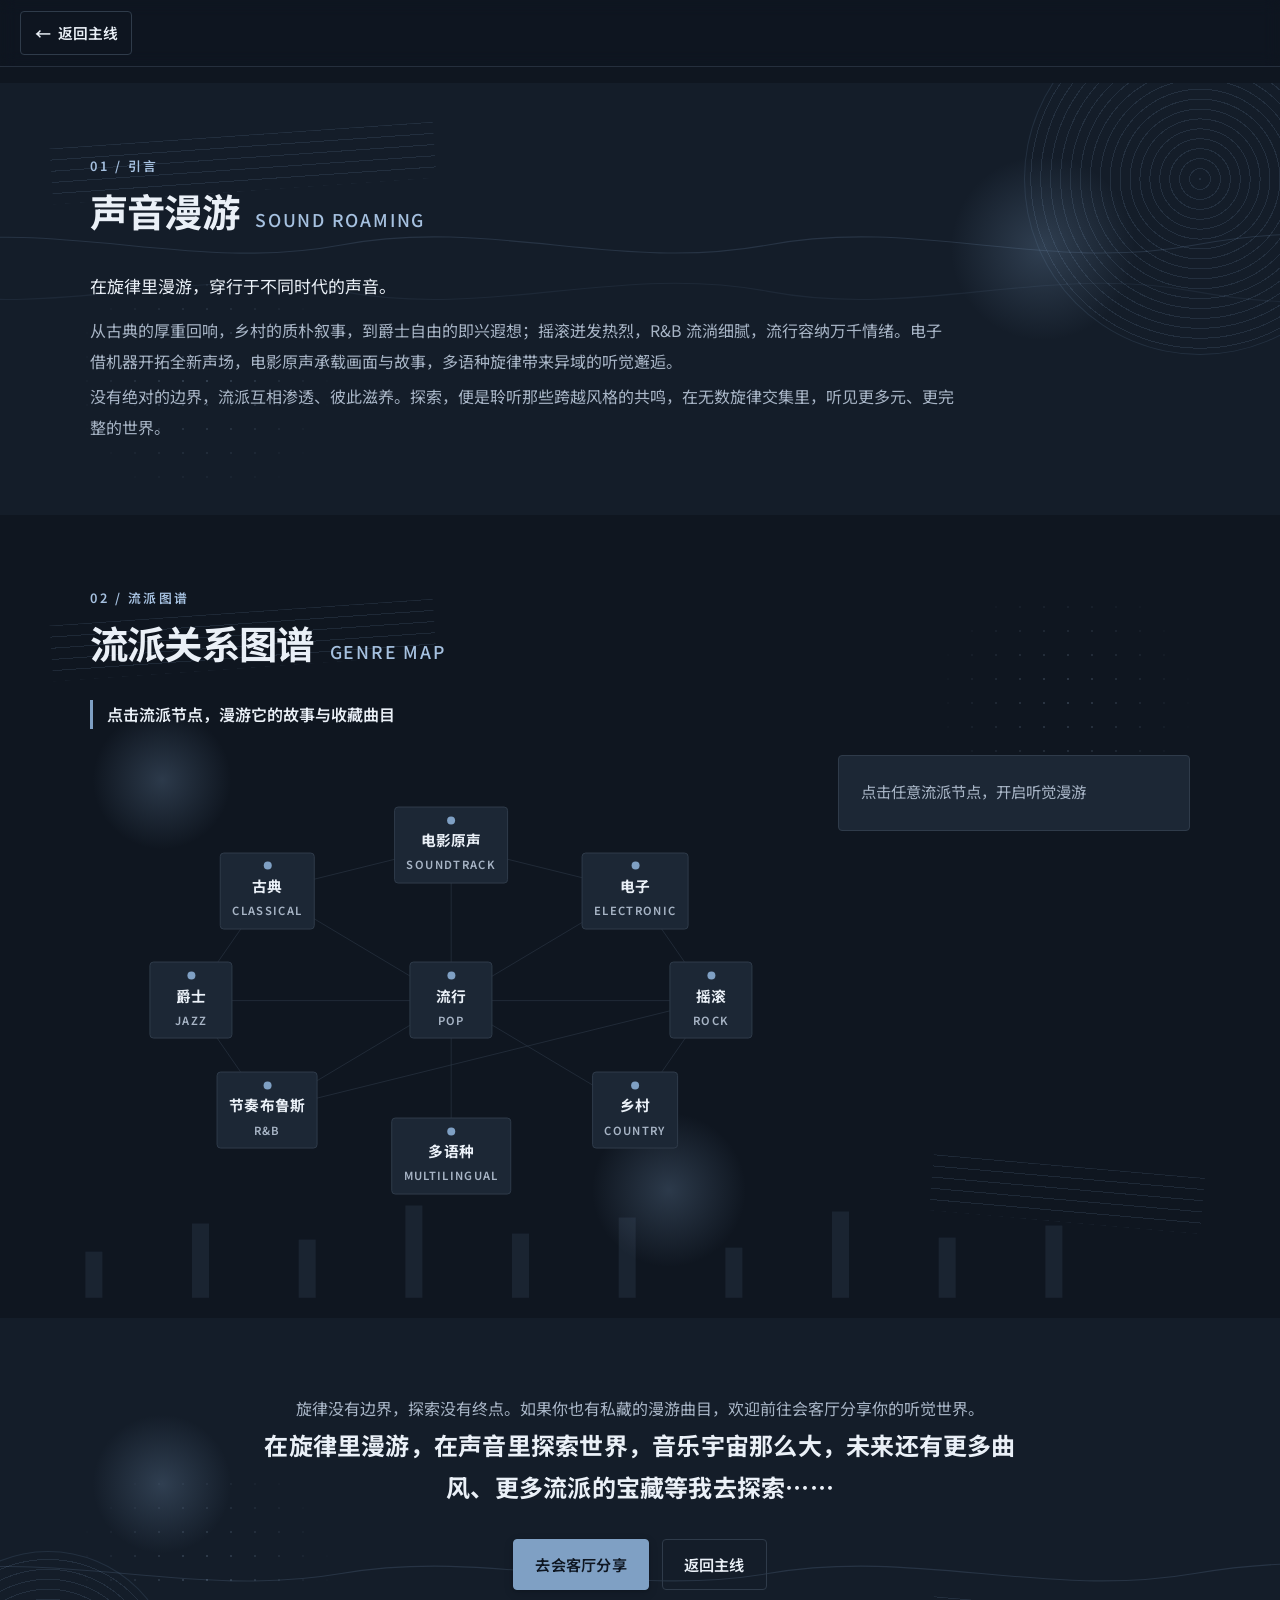
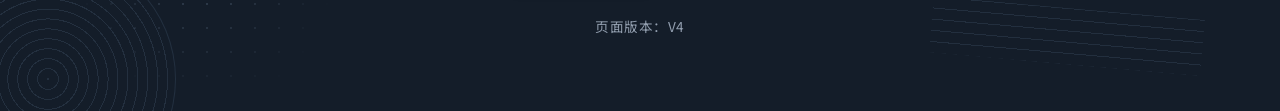
<file: music.html>
<!DOCTYPE html>
<html lang="zh-CN">
<head>
  <meta charset="UTF-8">
  <meta name="viewport" content="width=device-width, initial-scale=1.0">
  <meta name="description" content="音乐探索 · 声音漫游：九大流派的关系图谱，点击流派节点，漫游它的故事与收藏曲目。">
  <title>音乐探索 · 声音漫游 · 温梓君</title>
  <!-- Web Font：与主页面同一套（离线时回退系统字体） -->
  <link rel="preconnect" href="https://fonts.googleapis.com">
  <link rel="preconnect" href="https://fonts.gstatic.com" crossorigin>
  <link href="https://fonts.googleapis.com/css2?family=Noto+Sans+SC:wght@400;500;700;800;900&display=swap" rel="stylesheet">
  <!-- 主题首帧：与主页面共用 localStorage 的 site-theme 一个键，从主线进来不闪色；
       副页面不设独立主题开关，主题始终跟随主线的当前选择 -->
  <script>
    (function () {
      try {
        if (localStorage.getItem("site-theme") === "light") {
          document.documentElement.setAttribute("data-theme", "light");
        }
      } catch (e) {
        /* 隐私模式 / 存储被禁用：保持默认深色 */
      }
    })();
  </script>
  <link rel="stylesheet" href="css/style.css">
  <link rel="stylesheet" href="css/roam.css">
</head>
<body class="rbody">

  <!-- 入场柔光（纯装饰层）：动画失败时默认不可见，不会遮挡内容 -->
  <div class="rwarp" aria-hidden="true"></div>

  <!-- ========== 顶部吸顶条 ==========
       本页不在主线导航内，也没有任何指向主线其他板块的链接（会客厅联动除外）；
       出口 = 这里的「返回主线」按钮 + 结尾区同款按钮 -->
  <div class="rbar">
    <a class="rbar__back" href="index.html#music">
      <span class="rbar__arrow" aria-hidden="true">←</span>返回主线
    </a>
    <span class="rbar__progress" id="roamProgress" aria-hidden="true"></span>
  </div>

  <main class="rmain">

    <!-- ========== ① 顶部文艺引言区（文案逐字取自你提供的导语） ========== -->
    <section class="rsec rsec--alt rsec--deco" aria-label="引言">
      <!-- 背景装饰（纯装饰层，配色随深 / 亮主题）：唱片圆形纹理 / 淡化乐谱线 / 音符圆点 / 柔和发光节点 / 声波线 -->
      <div class="rdeco rdeco--music" aria-hidden="true">
        <span class="rdeco__vinyl rdeco__vinyl--a"></span>
        <span class="rdeco__staff rdeco__staff--a"></span>
        <span class="rdeco__dots rdeco__dots--bl"></span>
        <span class="rdeco__node rdeco__node--b"></span>
        <svg class="rdeco__svg" viewBox="0 0 1200 800" preserveAspectRatio="none" aria-hidden="true" focusable="false">
          <path class="rdeco__wave" d="M-80,300 C60,250 180,352 320,300 C460,248 580,352 720,300 C860,248 980,352 1120,300 C1240,256 1310,296 1380,300"></path>
          <path class="rdeco__wave rdeco__wave--2" d="M-80,386 C60,438 180,334 320,386 C460,438 580,334 720,386 C860,438 980,334 1120,386 C1240,430 1310,390 1380,386"></path>
        </svg>
      </div>
      <div class="rsec__inner">
        <header class="rsec__head" data-reveal>
          <p class="rstep">01 / 引言</p>
          <h1 class="rtitle">声音漫游 <span class="reyebrow">Sound Roaming</span></h1>
        </header>

        <p class="rlead" data-reveal>在旋律里漫游，穿行于不同时代的声音。</p>
        <p class="rnote" data-reveal>从古典的厚重回响，乡村的质朴叙事，到爵士自由的即兴遐想；摇滚迸发热烈，R&amp;B 流淌细腻，流行容纳万千情绪。电子借机器开拓全新声场，电影原声承载画面与故事，多语种旋律带来异域的听觉邂逅。</p>
        <p class="rnote" data-reveal>没有绝对的边界，流派互相渗透、彼此滋养。探索，便是聆听那些跨越风格的共鸣，在无数旋律交集里，听见更多元、更完整的世界。</p>
      </div>
    </section>

    <!-- ========== ② 核心交互区：流派关系图谱（核心亮点）+ 右侧详情面板 ==========
         九个流派各为一个可点、可悬浮、可键盘聚焦的节点按钮，线条表示「互相影响、互相融合」：
           - 点击（或回车 / 空格）→ 右侧面板切换该流派的介绍 / 代表气质 / 收藏曲目，并提亮它的全部关联线；
           - 悬浮 / 聚焦 → 节点柔光放大 + 关联线淡亮 + 弹出极简气质短句（短句显隐为纯 CSS）；
           - 节点坐标写在 css/roam.css（--x / --y 百分比，与下方 SVG viewBox 1000×680 同一坐标系），
             因此缩放、换断点时连线与节点始终对齐；
           - ≤1024px 自动降级为「列表式」节点排布（连线隐藏），信息与可点性不减。 -->
    <section class="rsec rsec--deco" aria-label="流派关系图谱">
      <!-- 背景装饰（纯装饰层）：淡化乐谱线 / 音符圆点 / 柔和发光节点 / 手写声波 / 底部频谱柱 -->
      <div class="rdeco rdeco--music" aria-hidden="true">
        <span class="rdeco__staff rdeco__staff--a"></span>
        <span class="rdeco__staff rdeco__staff--b"></span>
        <span class="rdeco__dots rdeco__dots--tr"></span>
        <span class="rdeco__node rdeco__node--a"></span>
        <span class="rdeco__node rdeco__node--c"></span>
        <svg class="rdeco__svg" viewBox="0 0 1200 800" preserveAspectRatio="none" aria-hidden="true" focusable="false">
          <path class="rdeco__hand" d="M-60,640 C40,600 96,690 196,650 C296,610 336,556 436,606 C536,656 576,700 676,656 C776,612 816,584 916,634 C1016,684 1076,700 1176,652"></path>
          <rect class="rdeco__bar" x="80" y="734" width="16" height="46"></rect>
          <rect class="rdeco__bar" x="180" y="706" width="16" height="74"></rect>
          <rect class="rdeco__bar" x="280" y="722" width="16" height="58"></rect>
          <rect class="rdeco__bar" x="380" y="688" width="16" height="92"></rect>
          <rect class="rdeco__bar" x="480" y="716" width="16" height="64"></rect>
          <rect class="rdeco__bar" x="580" y="700" width="16" height="80"></rect>
          <rect class="rdeco__bar" x="680" y="730" width="16" height="50"></rect>
          <rect class="rdeco__bar" x="780" y="694" width="16" height="86"></rect>
          <rect class="rdeco__bar" x="880" y="720" width="16" height="60"></rect>
          <rect class="rdeco__bar" x="980" y="708" width="16" height="72"></rect>
        </svg>
      </div>
      <div class="rsec__inner">
        <header class="rsec__head" data-reveal>
          <p class="rstep">02 / 流派图谱</p>
          <h2 class="rtitle">流派关系图谱 <span class="reyebrow">Genre Map</span></h2>
        </header>

        <p class="rhint" data-reveal>点击流派节点，漫游它的故事与收藏曲目</p>

        <div class="rmap" data-reveal>
          <div class="rmap__stage">
            <div class="mmap" id="musicMap">
              <!-- 关联线条：data-from / data-to 供 js/roam.js 做「关联线提亮」；
                   坐标与节点圆心一一对应（viewBox 1000 × 680） -->
              <svg class="mmap__lines" viewBox="0 0 1000 680" aria-hidden="true" focusable="false">
                <!-- 流行（居中）与其吸收的八个流派 -->
                <line class="mmap__line" data-from="pop" data-to="classical" x1="500" y1="340" x2="245.4" y2="188"></line>
                <line class="mmap__line" data-from="pop" data-to="country" x1="500" y1="340" x2="754.6" y2="492"></line>
                <line class="mmap__line" data-from="pop" data-to="jazz" x1="500" y1="340" x2="140" y2="340"></line>
                <line class="mmap__line" data-from="pop" data-to="rock" x1="500" y1="340" x2="860" y2="340"></line>
                <line class="mmap__line" data-from="pop" data-to="rnb" x1="500" y1="340" x2="245.4" y2="492"></line>
                <line class="mmap__line" data-from="pop" data-to="electronic" x1="500" y1="340" x2="754.6" y2="188"></line>
                <line class="mmap__line" data-from="pop" data-to="soundtrack" x1="500" y1="340" x2="500" y2="125"></line>
                <line class="mmap__line" data-from="pop" data-to="multilingual" x1="500" y1="340" x2="500" y2="555"></line>
                <!-- 流派之间的渗透与滋养 -->
                <line class="mmap__line" data-from="classical" data-to="jazz" x1="245.4" y1="188" x2="140" y2="340"></line>
                <line class="mmap__line" data-from="classical" data-to="soundtrack" x1="245.4" y1="188" x2="500" y2="125"></line>
                <line class="mmap__line" data-from="jazz" data-to="rnb" x1="140" y1="340" x2="245.4" y2="492"></line>
                <line class="mmap__line" data-from="rnb" data-to="rock" x1="245.4" y1="492" x2="860" y2="340"></line>
                <line class="mmap__line" data-from="country" data-to="rock" x1="754.6" y1="492" x2="860" y2="340"></line>
                <line class="mmap__line" data-from="electronic" data-to="soundtrack" x1="754.6" y1="188" x2="500" y2="125"></line>
                <line class="mmap__line" data-from="rock" data-to="electronic" x1="860" y1="340" x2="754.6" y2="188"></line>
              </svg>

              <!-- 九大流派节点（顺序与导语一致）：名称 / 英文 / 悬浮气质短句 -->
              <button class="mmap__node" type="button" data-genre="classical" aria-pressed="false">
                <span class="mmap__dot" aria-hidden="true"></span>
                <span class="mmap__name">古典</span>
                <span class="mmap__en">Classical</span>
                <span class="mmap__aura" aria-hidden="true">最古老的声音秩序。</span>
              </button>

              <button class="mmap__node" type="button" data-genre="country" aria-pressed="false">
                <span class="mmap__dot" aria-hidden="true"></span>
                <span class="mmap__name">乡村</span>
                <span class="mmap__en">Country</span>
                <span class="mmap__aura" aria-hidden="true">最质朴的听觉烟火。</span>
              </button>

              <button class="mmap__node" type="button" data-genre="jazz" aria-pressed="false">
                <span class="mmap__dot" aria-hidden="true"></span>
                <span class="mmap__name">爵士</span>
                <span class="mmap__en">Jazz</span>
                <span class="mmap__aura" aria-hidden="true">自由的声音实验。</span>
              </button>

              <button class="mmap__node" type="button" data-genre="rock" aria-pressed="false">
                <span class="mmap__dot" aria-hidden="true"></span>
                <span class="mmap__name">摇滚</span>
                <span class="mmap__en">Rock</span>
                <span class="mmap__aura" aria-hidden="true">打破边界的听觉力量。</span>
              </button>

              <button class="mmap__node" type="button" data-genre="rnb" aria-pressed="false">
                <span class="mmap__dot" aria-hidden="true"></span>
                <span class="mmap__name">节奏布鲁斯</span>
                <span class="mmap__en">R&amp;B</span>
                <span class="mmap__aura" aria-hidden="true">流动且细腻的律动美学。</span>
              </button>

              <button class="mmap__node" type="button" data-genre="pop" aria-pressed="false">
                <span class="mmap__dot" aria-hidden="true"></span>
                <span class="mmap__name">流行</span>
                <span class="mmap__en">Pop</span>
                <span class="mmap__aura" aria-hidden="true">包容万象的声音集合。</span>
              </button>

              <button class="mmap__node" type="button" data-genre="electronic" aria-pressed="false">
                <span class="mmap__dot" aria-hidden="true"></span>
                <span class="mmap__name">电子</span>
                <span class="mmap__en">Electronic</span>
                <span class="mmap__aura" aria-hidden="true">科技创造的全新声场。</span>
              </button>

              <button class="mmap__node" type="button" data-genre="soundtrack" aria-pressed="false">
                <span class="mmap__dot" aria-hidden="true"></span>
                <span class="mmap__name">电影原声</span>
                <span class="mmap__en">Soundtrack</span>
                <span class="mmap__aura" aria-hidden="true">自带画面的旋律。</span>
              </button>

              <button class="mmap__node" type="button" data-genre="multilingual" aria-pressed="false">
                <span class="mmap__dot" aria-hidden="true"></span>
                <span class="mmap__name">多语种</span>
                <span class="mmap__en">Multilingual</span>
                <span class="mmap__aura" aria-hidden="true">跨越语言的听觉漫游。</span>
              </button>
            </div>
          </div>

          <!-- 右侧详情面板：默认只留一句开启提示；点击流派后由 js/roam.js 以 textContent 重建内容 -->
          <aside class="mpanel" id="musicPanel" aria-live="polite" aria-label="流派详情面板">
            <p class="mpanel__empty">点击任意流派节点，开启听觉漫游</p>
          </aside>
        </div>
      </div>
    </section>

    <!-- ========== ③ 底部漫游提示 + 会客厅联动 + 收尾 Footer ========== -->
    <section class="rsec rsec--alt rsec--deco" aria-label="漫游提示与会客厅联动">
      <!-- 背景装饰（纯装饰层）：唱片圆形纹理 / 淡化乐谱线 / 音符圆点 / 柔和发光节点 / 声波线 + 手写声波 -->
      <div class="rdeco rdeco--music" aria-hidden="true">
        <span class="rdeco__vinyl rdeco__vinyl--b"></span>
        <span class="rdeco__staff rdeco__staff--b"></span>
        <span class="rdeco__dots rdeco__dots--bl"></span>
        <span class="rdeco__node rdeco__node--a"></span>
        <svg class="rdeco__svg" viewBox="0 0 1200 800" preserveAspectRatio="none" aria-hidden="true" focusable="false">
          <path class="rdeco__wave" d="M-80,520 C60,470 180,572 320,520 C460,468 580,572 720,520 C860,468 980,572 1120,520 C1240,476 1310,516 1380,520"></path>
          <path class="rdeco__hand" d="M240,700 C320,660 380,740 460,700 C540,660 600,740 680,700 C760,660 820,740 900,700 C980,660 1040,740 1120,700"></path>
        </svg>
      </div>
      <div class="rsec__inner">
        <div class="routro">
          <p class="rnote" data-reveal>旋律没有边界，探索没有终点。如果你也有私藏的漫游曲目，欢迎前往会客厅分享你的听觉世界。</p>

          <p class="rclosing" data-reveal>在旋律里漫游，在声音里探索世界，音乐宇宙那么大，未来还有更多曲风、更多流派的宝藏等我去探索……</p>

          <p class="ractions" data-reveal>
            <a class="btn btn--primary" href="index.html#livingroom">去会客厅分享</a>
            <a class="btn btn--ghost" href="index.html#music">返回主线</a>
          </p>
          <p class="page-ver">页面版本：V4</p>
        </div>
      </div>
    </section>

  </main>

  <script src="js/roam.js"></script>
</body>
</html>
</file>
<file: css/style.css>
/* ============================================================
   V1-MVP · 温梓君个人主页样式表
   风格：硬朗块状直角 · 黑白高对比 · 深色优先 + 亮色切换
   强调色：低饱和冷蓝 · 超大粗体标题 · 移动优先响应式
   Web Font：Noto Sans SC（多字重区分标题与正文）
   ============================================================ */

/* ---------- 主题变量：深色（默认） ----------
   冷蓝灰配色系统：底色为深蓝灰（不用纯黑），由沉到亮的层次依次为
   横幅 < 页面 < 交替区块 < 卡片 < 次级面，越靠上层越亮，卡片与页面拉开明显层次。
   强调色全站唯一：低饱和冷蓝。 */
:root {
  /* 层次底色（由沉到亮） */
  --color-banner-bg: #0b1119;      /* 顶部横幅：比页面再沉一档 */
  --color-bg: #0f1620;             /* 页面底：深蓝灰，非纯黑 */
  --color-bg-alt: #141d29;         /* 交替区块底 */
  --color-surface: #1c2735;        /* 卡片面：明显亮于页面底，形成层次 */
  --color-surface-2: #293645;      /* 次级面：导航悬停/气泡/头像等更凸出层 */

  /* 文字 */
  --color-text: #eaf0f7;           /* 正文：冷白，非纯白 */
  --color-text-muted: #a8b5c6;     /* 次要文字：冷灰蓝，强光可读 */

  /* 描边与阴影颜色（颜色一律走变量，亮暗主题自动切换） */
  --color-border: #2f3b4a;              /* 冷蓝灰描边 */
  --color-shadow: rgba(5, 10, 18, 0.45);        /* 深阴影：最大浮起感的扩散层 */
  --color-shadow-soft: rgba(5, 10, 18, 0.26);   /* 柔和阴影：主投影色 */
  --color-shadow-soft-2: rgba(5, 10, 18, 0.16); /* 柔和阴影：扩散色 */

  /* 强调色：低饱和冷蓝，全站唯一强调色 */
  --color-accent: #7fa0c4;
  --color-accent-strong: #a6c1e0;
  --color-accent-text: #dbe7f6;    /* 横幅文字（压在深底上） */
  --color-on-accent: #0e1621;      /* 强调色作底时的前景色 */

  /* 「关于我」四卡色相（轮12）：四个低饱和色相，只用在卡片描边 / 图标 / 悬停铺底上，
     不进入正文文字层级；亮色主题另有一套更深的取值，保证浅底与反色后可读。 */
  --about-hue-1: #a6c1e0;          /* 冷蓝：与全站强调色同族 */
  --about-hue-2: #a3c6c0;          /* 青灰 */
  --about-hue-3: #bdb4d8;          /* 淡紫灰 */
  --about-hue-4: #d3c49f;          /* 砂金灰 */

  /* 「四年探索之旅」四级标识色（轮19 副页面 journey.html）：对应四个阶段的 emoji 色相
     （🟢大一新绿 / 🟡大二暖黄 / 🟠大三橙 / 🔵大四冷蓝），只用于阶段节点圆点、
     时间刻度与阶段小标题描边，不进入正文文字层级（与 --about-hue-* 同一策略）；
     亮色主题另取更深一档，保证浅底上对比度可读。 */
  --grade-1: #86bd93;              /* 大一：新绿 */
  --grade-2: #d8c47f;              /* 大二：暖黄 */
  --grade-3: #dda079;              /* 大三：橙 */
  --grade-4: #93aee0;              /* 大四：冷蓝 */

  /* 首屏光晕与遮罩（均取自冷蓝灰，不用纯黑） */
  --color-glow: rgba(127, 160, 196, 0.30);      /* 首屏主光晕（第一层，略强但仍很弱） */
  --color-glow-2: rgba(127, 160, 196, 0.12);    /* 首屏次光晕（第二层，更弱，另一侧） */
  --color-glow-3: rgba(127, 160, 196, 0.16);    /* 首屏第三层光晕（底部补充层，轮8 流动背景用） */
  --color-overlay-strong: rgba(7, 12, 19, 0.55); /* 遮罩：底部压暗，保证贴底文字对比度 */
  --color-overlay-soft: rgba(7, 12, 19, 0.28);
  --color-overlay-mid: rgba(7, 12, 19, 0.40);   /* 遮罩：中段过渡（轮9 改为「顶部轻、中段过渡、底部重」的渐变） */

  /* 首屏弥散光块调色板（轮10，Canvas 程序化绘制）：均为 RGB 三元组，由 JS 读取，颜色仍统一走变量 */
  /* 四色霓虹（青绿 → 冷蓝 → 紫 → 品红，色相依次相邻 → 混色自然产生中间色）：暗场里缓慢移动的弥散光块 */
  --fluid-base: 15, 22, 32;        /* 流体底色（= 页面底色 #0f1620，保证与后续区块衔接） */
  --fluid-b1: 46, 214, 200;        /* 光块 1（大块）青绿：主色位，参考站亮部实测就在这个色相带 */
  --fluid-b2: 88, 146, 236;        /* 光块 2（大块）冷蓝：与全站强调色同族，做第二主色 */
  --fluid-b3: 166, 104, 244;       /* 光块 3（小块）紫：点缀，少量即够 */
  --fluid-b4: 230, 84, 198;        /* 光块 4（小块）品红：最荧光的一笔，只在角部与边缘出现 */
  --fluid-veil: 4, 7, 12;          /* 压暗罩层：四角与暗部（近黑，不用纯黑） */
  --fluid-vignette: 0.86;          /* 暗角强度刻度（曲线见 js/main.js；四角压暗继续保文字对比度） */
  --fluid-blend: lighter;          /* 深色下用叠加混合 + 荧光增亮：暗场里长出发光体（越叠越亮） */

  /* 吸顶导航（轮7 导航重设计）：默认完全透明，滚动后才出现「轻微背景 + 毛玻璃」层次 */
  --color-header-bg: rgba(15, 22, 32, 0.72);     /* 滚动后导航底：页面底 #0f1620 的 72% */
  --color-header-border: rgba(47, 59, 74, 0.72); /* 滚动后下沿细描边：比常规描边更轻 */

  /* 柔和阴影标度：低透明度 + 大模糊半径 + 双层投影，避免生硬黑边 */
  --shadow-soft-sm: 0 1px 2px var(--color-shadow-soft-2), 0 3px 10px var(--color-shadow-soft-2);
  --shadow-soft-md: 0 2px 6px var(--color-shadow-soft), 0 10px 26px var(--color-shadow-soft-2);
  --shadow-soft-lg: 0 6px 16px var(--color-shadow-soft), 0 20px 44px var(--color-shadow);

  /* 圆角标度：轻圆角，保持硬朗块状基调（0 = 直角） */
  --radius-none: 0;               /* 直角：横幅、区块、首屏徽标等大块面 */
  --radius-xs: 2px;               /* 微圆角：小标签 */
  --radius-sm: 4px;               /* 轻圆角：卡片、按钮、输入框、提示条 */
  --radius-circle: 50%;           /* 正圆：时间轴节点、思考动画圆点 */

  /* 尺寸类变量 */
  --card-pad: 1.6rem;             /* 统一卡片内边距 */
  --header-blur: 8px;             /* 滚动后导航毛玻璃模糊半径（轻微档，不抢内容） */
  --nav-underline: 2px;           /* 当前导航项细下划线的厚度 */
  --nav-offset: 4.65rem;          /* 吸顶导航实际高度（轮31 实测 73.78px，取 74.4px 略留余量）：锚点跳转目标向下偏移量 */
  --banner-h: 2.53rem;            /* 原型横幅高度（轮8 实测 40.44px）：参与首屏满屏高度计算 */
  --hero-chrome: calc(var(--nav-offset) + var(--banner-h) + 1rem); /* 首屏之上被占用的总高度：导航 + 横幅 + main 顶部留白 */
}

/* ---------- 主题变量：亮色 ----------
   底色为冷灰白（不用死白）：卡片比页面更亮，交替区块/次级面/横幅比页面更沉；
   强调色取更深的低饱和冷蓝，保证浅底上的对比度。 */
html[data-theme="light"] {
  --color-banner-bg: #e2e7ee;
  --color-bg: #eef1f6;             /* 页面底：冷灰白，非死白 */
  --color-bg-alt: #e5e9f0;
  --color-surface: #f9fbfd;        /* 卡片面：亮于页面底，冷调近白 */
  --color-surface-2: #e3e8ef;

  --color-text: #121a24;           /* 正文：冷黑，非纯黑 */
  --color-text-muted: #4c5a6b;

  --color-border: #ccd5e0;
  --color-shadow: rgba(23, 38, 60, 0.16);
  --color-shadow-soft: rgba(23, 38, 60, 0.11);
  --color-shadow-soft-2: rgba(23, 38, 60, 0.08);

  --color-accent: #33628f;
  --color-accent-strong: #264f78;
  --color-accent-text: #1b3a5c;
  --color-on-accent: #ffffff;

  /* 「关于我」四卡色相（轮12 亮色）：同四个色相压深一档，浅底上有形，反色后文字仍可读 */
  --about-hue-1: #264f78;          /* 冷蓝 */
  --about-hue-2: #2f5c57;          /* 青灰 */
  --about-hue-3: #4a4270;          /* 淡紫灰 */
  --about-hue-4: #826e49;          /* 砂金灰（轮12c 调浅一档，原 #6b5a33 偏深；白字反色仍 ≥4.5:1） */

  /* 「四年探索之旅」四级标识色（轮19 亮色）：同四个色相压深一档，浅底上有形、可读 */
  --grade-1: #2f6b45;              /* 大一：新绿 */
  --grade-2: #7a6520;              /* 大二：暖黄 */
  --grade-3: #8a5230;              /* 大三：橙 */
  --grade-4: #2f4f8f;              /* 大四：冷蓝 */

  --color-glow: rgba(51, 98, 143, 0.18);
  --color-glow-2: rgba(51, 98, 143, 0.08);
  --color-glow-3: rgba(51, 98, 143, 0.10);
  --color-overlay-strong: rgba(255, 255, 255, 0.62);
  --color-overlay-soft: rgba(255, 255, 255, 0.26);
  --color-overlay-mid: rgba(255, 255, 255, 0.34);

  /* 首屏弥散光块调色板（亮色）：四色「云影」压在浅底上 —— 亮色下改用 multiply 混合，
     否则在近白底上叠加发光会直接过曝成一片白、失去形体 */
  --fluid-base: 238, 241, 246;     /* = 亮色页面底 #eef1f6 */
  --fluid-b1: 116, 196, 190;       /* 光块 1（大块）青绿云影 */
  --fluid-b2: 148, 176, 216;       /* 光块 2（大块）冷蓝云影 */
  --fluid-b3: 178, 160, 214;       /* 光块 3（小块）紫云影 */
  --fluid-b4: 208, 166, 198;       /* 光块 4（小块）品红云影 */
  --fluid-veil: 255, 255, 255;     /* 罩层改「提亮」四角，浅色下保持通透 */
  --fluid-vignette: 0.72;          /* 暗角强度刻度（曲线见 js/main.js） */
  --fluid-blend: multiply;         /* 亮色下用乘性混合：颜色比底色深才压得住，不加荧光增亮 */

  /* 吸顶导航（亮色）：同样默认透明，滚动后是冷灰白的半透明毛玻璃 */
  --color-header-bg: rgba(238, 241, 246, 0.72);   /* 页面底 #eef1f6 的 72% */
  --color-header-border: rgba(204, 213, 224, 0.8);
}

/* ---------- 基础 ---------- */
*,
*::before,
*::after {
  box-sizing: border-box;
  margin: 0;
  padding: 0;
  border-radius: var(--radius-none); /* 默认直角：大块面保持硬朗；组件按需用 --radius-xs / --radius-sm 覆盖 */
}

html {
  scroll-behavior: auto; /* 未做平滑滚动：V1 起即为预留项，V3 仍未做（见 index.html 顶部历史注释） */
  scroll-padding-top: var(--nav-offset); /* 锚点跳转时目标内容下移，避开吸顶导航 */
}

body {
  display: flex;
  flex-direction: column;
  min-height: 100vh; /* flex sticky-footer：内容少时页脚贴底，多时跟随滚动 */
  font-family: "Noto Sans SC", -apple-system, BlinkMacSystemFont, "Segoe UI",
    "Helvetica Neue", "PingFang SC", "Microsoft YaHei", "微软雅黑", sans-serif;
  background-color: var(--color-bg);
  color: var(--color-text);
  line-height: 1.75; /* 调高正文行高，阅读更舒适 */
  font-weight: 400;
  -webkit-font-smoothing: antialiased;
  overflow-x: hidden; /* 消除页面横向滚动 */
}

/* 移动端菜单展开时锁定页面滚动（仅影响内层，不影响横向 overflow 配置） */
body.no-scroll {
  overflow: hidden;
  overflow-x: hidden;
}

/* main 弹性占满剩余高度，把 footer 推到视口底部 */
main {
  flex: 1 0 auto;
  padding-top: 1rem; /* 顶部留白：避开吸顶导航的视觉边界，锚点首屏不被压顶 */
}

a {
  color: inherit;
  text-decoration: none;
}

ul {
  list-style: none;
}

img {
  max-width: 100%;
  display: block;
}

/* 防止 grid/flex 子项因内容过宽而撑破容器（配合 overflow-x:hidden 消除横向滚动） */
.grid > *,
.about__grid > *,
.projects > *,
.nav__list > * {
  min-width: 0;
}

.visually-hidden {
  position: absolute;
  width: 1px;
  height: 1px;
  padding: 0;
  margin: -1px;
  overflow: hidden;
  clip: rect(0 0 0 0);
  white-space: nowrap;
  border: 0;
}

/* ---------- 标题层级规范（h1 > h2 > h3 > 正文） ---------- */
h1,
h2,
h3,
h4 {
  font-family: inherit;
  font-weight: 700;
  color: var(--color-text);
}

/* ---------- 顶部原型状态横幅 ---------- */
.prototype-banner {
  display: flex;
  align-items: center;
  justify-content: center;
  gap: 0.6em;
  padding: 0.55rem 1rem;
  background: var(--color-banner-bg);
  color: var(--color-accent-text);
  font-size: 0.78rem;
  font-weight: 600;
  letter-spacing: 0.06em;
  text-transform: uppercase;
  border-bottom: 1px solid var(--color-border);
}

.prototype-banner__dot {
  width: 0.5rem;
  height: 0.5rem;
  background: var(--color-accent);
  display: inline-block;
  flex: none;
}

/* ---------- Header ---------- */
/* 吸顶导航：默认完全透明（无底、无描边、无投影），首屏视觉不被压顶；
   页面滚动后由 JS 加 .is-scrolled，才出现「半透明底 + 毛玻璃 + 下沿细描边」的轻微层次 */
.header {
  position: sticky;
  top: 0;
  z-index: 100;
  background: transparent;
  border-bottom: 1px solid transparent;
  box-shadow: none;
  transition: background-color 0.22s ease, border-color 0.22s ease,
    box-shadow 0.22s ease, -webkit-backdrop-filter 0.22s ease,
    backdrop-filter 0.22s ease;
}

.header.is-scrolled {
  background: var(--color-header-bg);
  border-bottom-color: var(--color-header-border);
  -webkit-backdrop-filter: blur(var(--header-blur));
  backdrop-filter: blur(var(--header-blur));
}

/* 不支持 backdrop-filter 的浏览器：退化为不透明底，滚动后仍有层次，不会与内容糊在一起 */
@supports not ((backdrop-filter: blur(1px)) or (-webkit-backdrop-filter: blur(1px))) {
  .header.is-scrolled {
    background: var(--color-bg);
  }
}

.header__inner {
  display: flex;
  align-items: center;
  gap: 1.5rem;
  max-width: 1100px;
  margin: 0 auto;
  padding: 0.9rem 1.25rem;
}

/* 品牌区：徽标 + 字标组合（字标 = 中文名 + 细分隔竖线 + 小号拼音） */
.brand {
  display: flex;
  align-items: center;
  gap: 0.7rem;
  flex: none;
  /* 触控目标：可点面积抬到 44px（Apple HIG 建议值；WCAG 2.2 AA 最低 24px 本已达标）
     盒内内容居中，故仅增加可点高度，徽标与字标位置不变 */
  min-height: 2.75rem;
}

/* 徽标：强调色描边 + 强调色字母的线条徽标，比实心色块更轻、更像品牌标识 */
.brand__mark {
  display: inline-flex;
  align-items: center;
  justify-content: center;
  width: 2.1rem;
  height: 2.1rem;
  background: color-mix(in srgb, var(--color-accent) 16%, transparent);
  border: 1px solid var(--color-accent);
  color: var(--color-accent-strong);
  font-weight: 700;
  font-size: 0.82rem;
  letter-spacing: 0.06em;
}

.brand__name {
  font-size: 1.05rem;
  font-weight: 700;
  letter-spacing: 0.02em;
  white-space: nowrap;
}

/* 字标右半段：细分隔竖线 + 小号拼音（网页装饰内容；.brand 已有 aria-label，读屏不重复朗读） */
.brand__name::after {
  content: "WEN ZIJUN";
  margin-left: 0.7rem;
  padding-left: 0.7rem;
  border-left: 1px solid var(--color-border);
  font-size: 0.62rem;
  font-weight: 600;
  letter-spacing: 0.18em;
  color: var(--color-text-muted);
  vertical-align: 0.14em;
}

.nav {
  flex: 1;
}

.nav__list {
  display: flex;
  align-items: center;
  gap: 0.3rem;
  justify-content: center;
}

/* 导航项：去掉边框与色块，只留文字；当前项与悬停都用底部细下划线指示 */
.nav__link {
  position: relative;
  display: inline-block;
  /* 触控目标：可点高度抬到 44px（Apple HIG 建议值；WCAG 2.2 AA 最低 24px 本已达标）。
     盒高变大后文字随之上移、绝对定位的下划线随之下移，故同步把 ::after 的 bottom
     由 0.16rem 补偿到 0.4rem，保持「文字 — 下划线」间距与改动前一致 */
  min-height: 2.75rem;
  padding: 0.45rem 0.55rem;
  font-size: 0.92rem;
  font-weight: 600;
  letter-spacing: 0.02em;
  color: var(--color-text-muted);
  transition: color 0.18s ease;
}

/* 指示线：与文字左右对齐的细下划线，用 transform 展开（不占布局空间、不引起文字位移） */
.nav__link::after {
  content: "";
  position: absolute;
  left: 0.55rem;
  right: 0.55rem;
  bottom: 0.4rem;
  height: var(--nav-underline);
  background: var(--color-accent);
  transform: scaleX(0);
  transform-origin: left center;
  transition: transform 0.22s ease, background-color 0.18s ease;
}

.nav__link:hover {
  color: var(--color-text);
}

.nav__link:hover::after {
  transform: scaleX(1);
  background: color-mix(in srgb, var(--color-accent) 45%, transparent);
}

.nav__link.is-active {
  color: var(--color-accent-strong);
}

.nav__link.is-active::after {
  transform: scaleX(1);
  background: var(--color-accent);
}

.header__actions {
  display: flex;
  align-items: center;
  gap: 0.6rem;
  flex: none;
}

/* header 内的主按钮与图标按钮统一高度与圆角，形成整齐的一排控制项 */
.header__actions .btn {
  display: inline-flex;
  align-items: center;
  height: 2.3rem;
  padding: 0 1.1rem;
  font-size: 0.88rem;
  border-radius: var(--radius-sm);
}

/* ---------- 主题切换：Day/Night 天空开关（轮13） ----------
   未选中＝夜（深灰夜空轨道 + 白月 + 星野闪烁 + 云）；选中＝昼（浅蓝轨道 + 金日 + 云朵弹入）。
   视觉概念参考 @AshNolan_ 在 CodePen 的「A bunch of funky CSS3 Toggle Buttons」Day/Night Toggle
   （该 Pen 未声明许可，故本站不引用其代码，按同一视觉概念自研重写）。
   尺寸：原作为 125×70，此处等比缩小 0.526 倍以对齐顶栏控制项高度（2.3rem ≈ 36.8px），几何按比例取整。 */
.theme-switch {
  --sw-w: 4.1rem; /* 轨道宽（125 × 0.526 ≈ 65.6px） */
  --sw-h: 2.3rem; /* 轨道高 ＝ 同排按钮高度（70 × 0.526 ≈ 36.8px） */
  --sw-bd: 2.5px; /* 轨道描边（5 × 0.526 ≈ 2.6px） */
  --sw-knob: 30px; /* 月亮 / 太阳直径（56 × 0.526 ≈ 29.5px） */
  --sw-pad: 2px; /* 滑块与内壁的横向留白（4 × 0.526 ≈ 2.1px） */
  display: inline-flex;
  align-items: center;
  flex: none;
}

/* 复选框：视觉隐藏但保留可聚焦与键盘操作（原作 display:none 不可聚焦，
   本站按既有可访问性基线改为 sr-only 式隐藏，焦点态由下方 :focus-visible 规则给到轨道） */
.theme-switch__input {
  position: absolute;
  width: 1px;
  height: 1px;
  margin: -1px;
  padding: 0;
  border: 0;
  overflow: hidden;
  clip: rect(0 0 0 0);
  clip-path: inset(50%);
  white-space: nowrap;
}

.theme-switch__btn {
  position: relative;
  display: block;
  width: var(--sw-w);
  height: var(--sw-h);
  border: var(--sw-bd) solid #1c1c1c; /* 夜色描边 */
  border-radius: var(--sw-h);
  background-color: #3c4145; /* 夜空 */
  cursor: pointer;
  user-select: none;
  transition: background-color 250ms ease-in, border-color 250ms ease-in;
}

/* 圆形滑块：未选中是月亮（白瓷面 + 米白描边），选中变太阳（暖黄 + 金黄描边） */
.theme-switch__btn::before {
  content: "";
  display: block;
  position: absolute;
  top: 50%;
  left: var(--sw-pad);
  width: var(--sw-knob);
  height: var(--sw-knob);
  border-radius: 50%;
  background-color: #fff;
  border: 2.5px solid #e3e3c7;
  transform: translateY(-50%);
  transition: left 250ms ease-in, background-color 250ms ease-in, border-color 250ms ease-in;
}

/* 云朵（选中＝白天时以 bounceIn 弹入，位于轨道左半段） */
.theme-switch__btn::after {
  content: "";
  display: block;
  position: absolute;
  top: 62%;
  left: 20.5px;
  z-index: 10;
  width: 6px;
  height: 6px;
  border-radius: 50%;
  opacity: 0;
  background-color: #fff;
  box-shadow: #fff 0 0, #fff 1.5px 0, #fff 3px 0, #fff 4.5px 0, #fff 6px 0, #fff 7.5px 0,
    #fff 8.5px 0, #fff 11px -0.5px 0 0.5px, #fff 8.5px -3.5px 0 -1px, #fff 3.5px -3.5px 0 0.5px,
    #d3d3d3 0 0 0 2px, #d3d3d3 3px 0 0 2px, #d3d3d3 6px 0 0 2px, #d3d3d3 8.5px 0 0 2px,
    #d3d3d3 11px -0.5px 0 2.5px, #d3d3d3 8.5px -3.5px 0 0.5px, #d3d3d3 3.5px -3.5px 0 2.5px;
  transition: opacity 100ms ease-in;
}

/* 星野：2px 亮点 + 多点 box-shadow 组成，夜间 5s 缓慢明暗（原作 starry_star） */
.theme-switch__feature {
  display: block;
  position: absolute;
  top: 4.5px;
  left: 52.5%;
  z-index: 20;
  width: 2px;
  height: 2px;
  border-radius: 50%;
  background-color: #fff;
  box-shadow: rgba(255, 255, 255, 0.1) 15.5px -1.5px 0 0, rgba(255, 255, 255, 0.1) 6.5px 5.5px 0 -0.5px,
    #fff 20px 9.5px 0 0.5px, rgba(255, 255, 255, 0.1) 17px 18px 0 0, #fff 10.5px 12.5px 0 -1px,
    rgba(255, 255, 255, 0.1) 2.5px 20px 0 0.5px;
  animation: sw-starry-star 5s ease-in-out infinite;
  transition: opacity 250ms ease-in;
}

/* 夜间云（贴月亮的另一朵）：白天时淡出并让位（原作同位置旋转 70deg 后随父级隐藏） */
.theme-switch__feature::before {
  content: "";
  display: block;
  position: absolute;
  top: -1px;
  left: -13px;
  width: 9.5px;
  height: 9.5px;
  border-radius: 50%;
  background-color: #fff;
  border: 2.5px solid #e3e3c7;
  box-shadow: #e3e3c7 -14.5px 0 0 -1.5px, #e3e3c7 -4px 12.5px 0 -1px;
  transform-origin: -3px 130%;
  transition: left 250ms ease-in, transform 250ms ease-in;
}

@keyframes sw-starry-star {
  50% {
    background-color: rgba(255, 255, 255, 0.1);
    box-shadow: #fff 15.5px -1.5px 0 0, #fff 6.5px 5.5px 0 -0.5px,
      rgba(255, 255, 255, 0.1) 20px 9.5px 0 0.5px, #fff 17px 18px 0 0,
      rgba(255, 255, 255, 0.1) 10.5px 12.5px 0 -1px, #fff 2.5px 20px 0 0.5px;
  }
}

@keyframes sw-bounce-in {
  0% {
    opacity: 0;
    transform: scale(0.3);
  }
  50% {
    opacity: 1;
    transform: scale(1.1);
  }
  55% {
    transform: scale(1.1);
  }
  75% {
    transform: scale(0.9);
  }
  100% {
    opacity: 1;
    transform: scale(1);
  }
}

/* 白昼态：亮蓝轨道 + 太阳滑到右端 + 云朵弹入 + 星野熄灭。
   :checked 是交互真值；html[data-theme="light"] 同时命中，保证首帧（head 内联脚本已设好属性、
   而 end-of-body 的脚本尚未回填 checked）不会先显示夜色再跳成白昼 */
.theme-switch__input:checked + .theme-switch__btn,
html[data-theme="light"] .theme-switch__btn {
  background-color: #9ee3fb;
  border-color: #86c3d7;
}

.theme-switch__input:checked + .theme-switch__btn::before,
html[data-theme="light"] .theme-switch__btn::before {
  left: calc(100% - var(--sw-knob) - var(--sw-pad));
  background-color: #ffdf6d;
  border-color: #e1c348;
}

.theme-switch__input:checked + .theme-switch__btn::after,
html[data-theme="light"] .theme-switch__btn::after {
  opacity: 1;
  animation: sw-bounce-in 0.6s ease-in-out 0.1s backwards;
}

.theme-switch__input:checked + .theme-switch__btn > .theme-switch__feature,
html[data-theme="light"] .theme-switch__btn > .theme-switch__feature {
  opacity: 0;
  animation: none;
  box-shadow: rgba(255, 255, 255, 0.1) 15.5px -1.5px 0 -2px, rgba(255, 255, 255, 0.1) 6.5px 5.5px 0 -2.5px,
    #fff 20px 9.5px 0 -1.5px, rgba(255, 255, 255, 0.1) 17px 18px 0 -2px, #fff 10.5px 12.5px 0 -3px,
    rgba(255, 255, 255, 0.1) 2.5px 20px 0 -1.5px;
}

.theme-switch__input:checked + .theme-switch__btn > .theme-switch__feature::before,
html[data-theme="light"] .theme-switch__btn > .theme-switch__feature::before {
  left: 13px;
  transform: rotate(70deg);
}

/* 键盘焦点：描边画在轨道上（checkbox 已视觉隐藏，焦点需可见） */
.theme-switch__input:focus-visible + .theme-switch__btn {
  outline: 2px solid var(--color-accent-strong);
  outline-offset: 2px;
}

/* 鼠标设备上的轻量悬停反馈（触屏不做 sticky hover） */
@media (hover: hover) and (pointer: fine) {
  .theme-switch__btn:hover {
    filter: brightness(1.06);
  }
}

/* 降低动效偏好：关闭星星无限闪烁与云朵弹入，只保留静态切换 */
@media (prefers-reduced-motion: reduce) {
  .theme-switch__btn,
  .theme-switch__btn::before,
  .theme-switch__btn::after,
  .theme-switch__feature,
  .theme-switch__feature::before,
  .theme-switch__input:checked + .theme-switch__btn::after,
  html[data-theme="light"] .theme-switch__btn::after {
    transition: none;
    animation: none;
  }
}

/* ============================================================
   公共组件基类（V1.4 统一组件样式，消除重复）
   ============================================================ */

/* ---------- 卡片基类：统一背景 / 边框 / 内边距 / 轻圆角 / 柔和阴影 ---------- */
.card {
  background: var(--color-surface);
  border: 1px solid var(--color-border);
  padding: var(--card-pad);
  border-radius: var(--radius-sm);
  box-shadow: var(--shadow-soft-sm);
}

/* ---------- 标签基类：静态展示，无按钮样式 / 无 hover ---------- */
.tag {
  display: inline-block;
  padding: 0.3rem 0.7rem;
  border: 1px solid var(--color-accent);
  border-radius: var(--radius-xs);
  background: transparent;
  color: var(--color-accent-strong);
  font-size: 0.8rem;
  font-weight: 600;
  letter-spacing: 0.05em;
  text-transform: uppercase;
}

/* ---------- 按钮 ---------- */
.btn {
  display: inline-block;
  padding: 0.7rem 1.3rem;
  font-size: 0.95rem;
  font-weight: 600;
  letter-spacing: 0.02em;
  border: 1px solid var(--color-border);
  border-radius: var(--radius-sm);
  cursor: pointer;
  transition: background 0.15s ease, border-color 0.15s ease, color 0.15s ease,
    transform 0.08s ease, box-shadow 0.15s ease;
}

/* 按钮按下 / 点击反馈：轻微下沉 + 减少亮度，松手回弹 */
.btn:active {
  transform: translateY(1px);
  filter: brightness(0.94);
}

/* 键盘可访问焦点：清晰描边 */
.btn:focus-visible,
.quick-btn:focus-visible,
.nav-toggle:focus-visible,
.contact__email:focus-visible {
  outline: 2px solid var(--color-accent);
  outline-offset: 2px;
}

.btn--primary {
  background: var(--color-accent);
  color: var(--color-on-accent);
  border-color: var(--color-accent);
  box-shadow: var(--shadow-soft-sm);
}

.btn--primary:hover {
  background: var(--color-accent-strong);
  border-color: var(--color-accent-strong);
  box-shadow: var(--shadow-soft-md);
}

/* 按钮/交互控件焦点态：保证键盘与强光下可辨 */
.btn:focus-visible,
.quick-btn:focus-visible,
.nav-toggle:focus-visible {
  outline: 2px solid var(--color-accent-strong);
  outline-offset: 2px;
}

.btn--ghost {
  background: transparent;
  color: var(--color-text);
}

.btn--ghost:hover {
  border-color: var(--color-accent);
  color: var(--color-accent-strong);
}

/* ---------- 汉堡菜单按钮（移动端显示）：与主题切换按钮同一套轻量描边样式 ---------- */
.nav-toggle {
  display: none;
  flex-direction: column;
  justify-content: center;
  align-items: center;
  gap: 4px;
  width: 2.3rem;
  height: 2.3rem;
  background: transparent;
  color: var(--color-text-muted);
  border: 1px solid var(--color-border);
  border-radius: var(--radius-sm);
  cursor: pointer;
  padding: 0.5rem;
  transition: border-color 0.18s ease, background 0.18s ease, color 0.18s ease;
}

/* 三条横线跟随按钮文字色：hover 时一起变强调色 */
.nav-toggle__bar {
  display: block;
  height: 2px;
  width: 100%;
  background: currentColor;
}

/* ---------- Hero 首屏 ---------- */
/* 轮8：改为「全屏固定背景 + 贴底居中标识」的编排方式
   （借鉴 onoera.com 首页的版面手法；未复制它的任何文字 / 图片 / 视频 / 品牌 / 源码） */
.hero {
  position: relative;
  display: flex;
  align-items: flex-end;              /* 内容整体贴底对齐 */
  justify-content: center;
  min-height: calc(100svh - var(--hero-chrome)); /* 首屏正好铺满一屏：视口 − 横幅 − 导航 − 顶部留白 */
  border-bottom: 1px solid var(--color-border);
  overflow: hidden;
}

/* 背景层 1/3（轮9）：Canvas 程序化流体 —— 首选背景层，由 js/main.js 逐帧绘制，零外部素材。
   绘制分辨率只有视口的 1/4，再放大到满屏：既省算力，放大插值本身还带来柔和感（不会有硬边）。
   与 .hero::before / ::after 同为 z-index:-1，DOM 中排在 ::before 之后 → 盖住回退渐变、
   又位于 ::after（颗粒 + 遮罩）之下，所以颗粒与压暗仍然叠在流体之上。 */
.hero__canvas {
  position: fixed;                    /* 与回退层一致：视口固定，内容从它上方滑过 */
  inset: 0;
  z-index: -1;
  display: block;
  width: 100%;
  height: 100%;
  pointer-events: none;               /* 纯装饰层，不吃鼠标事件 */
}

/* Canvas 生效时，被它盖住的回退渐变层不必再跑漂移动画（省电；无 JS 时仍照常极慢流动） */
html.js-hero-canvas .hero::before {
  animation: none;
}

/* 背景层 2/3（回退层）：禁用 JS 时的首屏背景 —— 全视口固定 + 冷蓝灰静态渐变（纯 CSS，零素材） */
.hero::before {
  content: "";
  position: fixed;                    /* 固定层：背景不随内容滚动，内容从它上方滑过 */
  inset: 0;
  z-index: -1;                        /* 压在页面底色之上、正文内容之下 */
  background:
    radial-gradient(ellipse 70% 58% at 14% -14%, var(--color-glow), transparent 64%),
    radial-gradient(ellipse 52% 46% at 90% 4%, var(--color-glow-2), transparent 66%),
    radial-gradient(ellipse 76% 60% at 46% 118%, var(--color-glow-3), transparent 68%),
    var(--color-bg);
  animation: hero-aurora 48s ease-in-out infinite alternate; /* 极慢漂移：48s 一程并往返 */
  transition: background-color 0.2s ease;                    /* 跟随主题切换 */
  will-change: transform;
}

/* 背景层 3/3：均匀细底噪（SVG feTurbulence 纯代码生成，全分辨率逐像素）+ 分段遮罩
   轮9：遮罩由「满屏平铺」改为「顶部轻 → 中段透明 → 底部重」，让光块在中上部透出，
   同时把最重的一档压在贴底文字所在的下缘，继续保证文字对比度。
   轮10：这是两层胶片颗粒里的第一层（全分辨率 1px 级）；js/main.js 每帧把它的
   background-position 随机平移 1px，于是静态噪点变成「会呼吸的细颗粒」（成本只是一次合成）。
   轮10c：这一层只保留「均匀底噪」的角色，强度由 0.075 降到 0.02 —— 它与底色无关、
   会均匀抬亮纯黑底（轻微灰化），所以只让它出很小的力；颗粒「亮部更强」那部分改由
   js/main.js 在画布内用 overlay 混合叠加的亮度加权颗粒承担（纯黑处 ≈0，黑底不被抬亮）。
   注：不用 mix-blend-mode 的 DOM 层 —— Chromium 会把参与 CSS 混合的层按更低分辨率光栅化，
   实测颗粒会块化（4px 相关 lag4 0.25~0.50，普通层只有 0.05），细颗粒无法用 CSS 混合实现。 */
.hero::after {
  content: "";
  position: fixed;
  inset: 0;
  z-index: -1;
  background-image:
    url("data:image/svg+xml,%3Csvg xmlns='http://www.w3.org/2000/svg' width='160' height='160'%3E%3Cfilter id='g'%3E%3CfeTurbulence type='fractalNoise' baseFrequency='0.8' numOctaves='4' stitchTiles='stitch'/%3E%3CfeColorMatrix type='saturate' values='0'/%3E%3C/filter%3E%3Crect width='160' height='160' filter='url(%23g)' opacity='0.02'/%3E%3C/svg%3E"),
    linear-gradient(
      180deg,
      var(--color-overlay-soft) 0%,
      transparent 30%,
      var(--color-overlay-mid) 52%,
      var(--color-overlay-strong) 100%
    );
  background-repeat: repeat, no-repeat;
  background-size: 160px 160px, 100% 100%;
  background-position: var(--grain-x, 0px) var(--grain-y, 0px), 0 0;  /* 轮10：逐帧随机平移 → 细颗粒会动 */
  pointer-events: none;
}

/* 回退动效（仅无 JS 时可见）：位移 + 轻微缩放，幅度刻意很小，避免「一直在动」的观感 */
@keyframes hero-aurora {
  from {
    transform: translate3d(-1.6%, -1.1%, 0) scale(1.08);
  }
  to {
    transform: translate3d(1.7%, 1.3%, 0) scale(1.13);
  }
}

.hero__inner {
  position: relative;
  z-index: 1;                         /* 压在固定背景层之上 */
  width: 100%;                        /* 在 flex 容器里撑满可用宽度，再由 max-width 收敛 */
  max-width: 1100px;
  margin: 0 auto;
  /* 贴底版式：上留白只用于避开导航，下留白给「贴底」留呼吸（对齐参考站 68px 量级；
     轮8 实测后收紧：内容必须装得进一屏，否则「贴底」不成立） */
  padding: 1.5rem 1.25rem 2.5rem;
  text-align: center;
}

/* 首屏字母徽标：外框 + 内描边（第二层）+ 四角短标记，形成精致的 HUD 徽章感 */
.hero__avatar {
  position: relative;
  width: 6.5rem;                      /* 轮8：为首屏「贴底满屏」收高度（120 → 104px） */
  height: 6.5rem;
  display: inline-flex;
  align-items: center;
  justify-content: center;
  background: var(--color-surface-2);
  border: 1px solid var(--color-border);
  margin-bottom: 1.25rem;
}

/* 第二层描边：外框内留白一圈的强调色细线 */
.hero__avatar::before {
  content: "";
  position: absolute;
  inset: 4px;
  border: 1px solid var(--color-accent);
  opacity: 0.5;
  pointer-events: none;
}

/* 四角短标记：延续硬朗直角，围出徽章轮廓 */
.hero__avatar::after {
  content: "";
  position: absolute;
  inset: -8px;
  opacity: 0.85;
  pointer-events: none;
  background-image:
    linear-gradient(var(--color-accent), var(--color-accent)),
    linear-gradient(var(--color-accent), var(--color-accent)),
    linear-gradient(var(--color-accent), var(--color-accent)),
    linear-gradient(var(--color-accent), var(--color-accent)),
    linear-gradient(var(--color-accent), var(--color-accent)),
    linear-gradient(var(--color-accent), var(--color-accent)),
    linear-gradient(var(--color-accent), var(--color-accent)),
    linear-gradient(var(--color-accent), var(--color-accent));
  background-repeat: no-repeat;
  background-size:
    12px 2px, 2px 12px,
    12px 2px, 2px 12px,
    12px 2px, 2px 12px,
    12px 2px, 2px 12px;
  background-position:
    left top, left top,
    right top, right top,
    left bottom, left bottom,
    right bottom, right bottom;
}

.hero__avatar-text {
  font-size: 2rem;
  font-weight: 700;
  letter-spacing: 0.02em;
  color: var(--color-accent-strong);
}

.hero__eyebrow {
  font-size: 0.8rem;
  font-weight: 600;
  letter-spacing: 0.14em;
  text-transform: uppercase;
  color: var(--color-accent-strong);
  margin-bottom: 0.75rem;
}

/* 超大标题：首屏第一视觉中心 —— 更大字号 + 更紧字距 + 更密行高（字重仍守 700 规范） */
.hero__title {
  /* 贴底主视觉：超大字号；受屏宽（8vw）与屏高（15vh）双重约束，
     取两者较小值 —— 高屏上尽量大，矮屏自动收敛，保证首屏文字不被挤出折线；
     轮11 起整体下调约 12%（15vw/17vh → 13.5vw/15vh，上限 10.5rem → 9.3rem），让名字与副标题更和谐；
     轮17 起标题由 3 字（温梓君）改为 8 字（温梓君的探索之境）—— 这行字必须【单行】放下，
     按容器反推单行上限：内容宽 1060px ÷ 8 字 ÷ 0.95em/字 ≈ 139px；
     首轮按「下调约 8%」取 7.7rem（123.2px），用户复核后要求「再小一点」，
     故整体再 ×0.8：上限 6.75rem（108px，较 V2.16 −20%；1440 档墨迹 820.8 / 1060px，余量 239px）；
     屏宽系数 10vw → 8vw、下限 1.9rem → 1.5rem（320 档 7.6 × 25.6 = 194.6 ≤ 280px，仍单行） */
  font-size: clamp(1.5rem, min(8vw, 15vh), 6.75rem);
  font-weight: 700;
  line-height: 0.98;
  letter-spacing: -0.05em;
  margin-bottom: 1rem;
}

/* 副标题：强调色 + 略收紧字距，与正文拉开层次 */
.hero__tagline {
  display: block;
  font-size: clamp(1.35rem, 4.2vw, 2.1rem);
  font-weight: 600;
  letter-spacing: -0.02em;
  color: var(--color-accent);
  margin-top: 0.4rem;
}

.hero__intro {
  max-width: 58rem;                  /* 轮17：开场引言由 56 字增至 92 字 —— 行宽 46rem → 58rem，
                                        让桌面 1440 / 1024 仍收在 2 行（58rem = 928px ≤ 内容宽 1060px），
                                        以抵消标题字号下调带来的高度变化，保住首屏「一屏装完」 */
  margin-inline: auto;               /* 贴底居中版式：说明文案随主视觉一起居中 */
  font-size: 1.15rem;
  color: var(--color-text-muted);
  margin-bottom: 1.25rem;
}

.hero__meta {
  margin-bottom: 1.5rem;
}

.status-tag {
  display: inline-block;
  padding: 0.45rem 0.9rem;
  background: var(--color-surface);
  border: 1px solid var(--color-border);
  border-radius: var(--radius-xs);
  font-size: 0.95rem;
  font-weight: 600;
  color: var(--color-accent-text);
  letter-spacing: 0.02em;
}

.hero__actions {
  display: flex;
  flex-wrap: wrap;
  justify-content: center;           /* 贴底居中版式：按钮组居中 */
  gap: 0.8rem;
}

/* 首屏按钮：主按钮实心加重、次按钮强调色描边，两者明显分层 */
.hero__actions .btn {
  padding: 0.85rem 1.6rem;
  font-size: 1rem;
}

.hero__actions .btn--primary {
  box-shadow: var(--shadow-soft-md);
}

.hero__actions .btn--ghost {
  background: transparent;
  border-color: var(--color-accent);
  color: var(--color-accent-strong);
}

.hero__actions .btn--ghost:hover {
  background: color-mix(in srgb, var(--color-accent) 14%, transparent);
  border-color: var(--color-accent);
  color: var(--color-accent-strong);
}

/* 首屏入场：内容按顺序淡入上浮（一次性，不循环） */
@keyframes hero-rise {
  from {
    opacity: 0;
    transform: translateY(22px);
  }
  to {
    opacity: 1;
    transform: translateY(0);
  }
}

.hero__inner > * {
  animation: hero-rise 0.72s cubic-bezier(0.22, 0.68, 0.35, 1) both;
}

.hero__inner > *:nth-child(1) {
  animation-delay: 0.05s;
}

.hero__inner > *:nth-child(2) {
  animation-delay: 0.13s;
}

.hero__inner > *:nth-child(3) {
  animation-delay: 0.21s;
}

.hero__inner > *:nth-child(4) {
  animation-delay: 0.29s;
}

.hero__inner > *:nth-child(5) {
  animation-delay: 0.37s;
}

.hero__inner > *:nth-child(6) {
  animation-delay: 0.45s;
}

/* 尊重系统「减少动效」偏好：关闭入场动画，内容直接呈现 */
@media (prefers-reduced-motion: reduce) {
  .hero__inner > * {
    animation: none;
  }

  /* 首屏背景的极慢漂移同样关闭，只保留静态渐变 */
  .hero::before {
    animation: none;
  }

  /* 导航高亮下划线不做展开动效，直接呈现 */
  .nav__link::after {
    transition: none;
  }
}

/* ---------- 通用 Section ---------- */
.section {
  padding: 5.5rem 1.25rem;
  border-bottom: 1px solid var(--color-border);
  /* 轮8：显式给出不透明底色，遮挡首屏的固定背景层，避免它穿透到后续区块 */
  background-color: var(--color-bg);
}

.section--alt {
  /* 轮38（F-01）：由 background 简写改为 background-color ——
     简写会把挂到 .section 上的板块弥散光晕（background-image）一并重置为 none，
     导致「隔一个版块就少一层光晕」。只换这一个属性，原有视觉不变。 */
  background-color: var(--color-bg-alt);
}

/* ---------- 轮38（F-01）：板块级色相 ----------
   反馈原话 F-01（MAY / 家人 / 电脑）：「色彩搭配比较深沉，建议可以结合不同版块的
   内容进行色彩的设计，让视觉效果更好」。
   采纳口径 = 部分采纳：不做整体调色（深色叙事是本站刻意的设计语言），
   只在板块级引入色相差异 —— 相邻板块的光晕与标题强调线条呈现可辨识的色相，
   长页面滚动时可凭颜色感知「自己现在在哪一板块」。

   色相取值不新增颜色：这里只做「别名」，全部指向站点既有的两套
   已经过对比度验证的色板（「关于我」四卡 --about-hue-1..4 与
   「四年探索之旅」四级 --grade-1..4）。写在与主题无关的位置，
   因此亮色主题会自动取到那两套变量里压深一档的取值，深浅双主题各有一套。

   落点两处，均遵守本站既有策略「色相只用于装饰层，不进入正文文字层级」：
     ① .section 的弥散光晕 —— 用 background-image 图层实现，不用新伪元素：
        背景永远画在内容之下，因此不会压到文字，也没有 z-index / position 风险。
     ② .section__head 的 3px 强调线条。 */
:root {
  --sec-cool-blue: var(--about-hue-1);   /* 冷蓝 */
  --sec-teal: var(--about-hue-2);        /* 青灰 */
  --sec-violet: var(--about-hue-3);      /* 淡紫灰 */
  --sec-sand: var(--about-hue-4);        /* 砂金灰 */
  --sec-green: var(--grade-1);           /* 新绿 */
  --sec-amber: var(--grade-2);           /* 暖黄 */
  --sec-orange: var(--grade-3);          /* 橙 */
  --sec-steel: var(--grade-4);           /* 冷蓝（偏钢蓝） */
}

/* 板块按文档顺序交替取不同色相族。这个顺序是「深浅双主题联合最优」求出来的
   （穷举 8! 种排法，见 .deepworks/tmp/v4/pick_hues.py）：8 个版块的顺序只有一种，
   而两套主题色板的相近组合并不相同，所以必须同时对两套求解 ——
   只按深色主题排，深色最小相邻色差 83.5 很漂亮，亮色主题却只有 58.9
   （青灰 #2f5c57 与 新绿 #2f6b45 压深后只差 23.4）。
   联合最优解：深色/亮色主题的相邻色差最小值都是 79.1，单通道最小差 65 / 74。 */
#about { --sec-hue: var(--sec-cool-blue); }
#timeline { --sec-hue: var(--sec-sand); }
#livingroom { --sec-hue: var(--sec-steel); }
#music { --sec-hue: var(--sec-green); }
#life { --sec-hue: var(--sec-orange); }
#projects { --sec-hue: var(--sec-teal); }
#chat { --sec-hue: var(--sec-amber); }
#outro { --sec-hue: var(--sec-violet); }
/* 注：终页的「联系我」子区块不是 .section（class 是 contact outro__contact），
   用的是它自己那套 .contact 样式，因此不在本次板块色相的范围内。 */

.section {
  background-image: radial-gradient(ellipse 46% 34% at 86% 4%,
      color-mix(in srgb, var(--sec-hue, transparent) 13%, transparent), transparent 70%);
  background-repeat: no-repeat;
}

.section__inner {
  max-width: 1100px;
  margin: 0 auto;
}

.section__head {
  margin-bottom: 3rem;
  /* 轮38（F-01）：标题下的强调线条取板块色相；未设色相的版块回退到原来的正文色 */
  border-bottom: 3px solid var(--sec-hue, var(--color-text));
  padding-bottom: 1.2rem;
}

/* 大号中文主标题 + 小号英文副标题 */
.section__title {
  font-size: clamp(2rem, 6vw, 3rem);
  font-weight: 700;
  letter-spacing: -0.02em;
  line-height: 1.1;
  display: flex;
  align-items: baseline;
  flex-wrap: wrap;
  gap: 0.6rem;
}

.section__eyebrow {
  font-size: clamp(0.95rem, 2.6vw, 1.25rem);
  font-weight: 500;
  letter-spacing: 0.1em;
  text-transform: uppercase;
  color: var(--color-accent-strong);
}

.section__lead {
  font-size: 1.1rem;
  color: var(--color-text-muted);
  max-width: 52rem;
  margin-bottom: 1.5rem;
}

/* 长段落拆分后的相邻段落间距（V1.2 内容信息层） */
.section__lead + .section__lead {
  margin-top: -0.7rem;
}

/* ---------- 关于我 ---------- */
.about__grid {
  display: grid;
  grid-template-columns: repeat(4, 1fr);
  gap: 1.25rem;
  /* 轮12b：四张卡文案行数不同，内容高度天然不等（移动单栏时 252.64 / 193.70，
     平板两列时 226.77 / 193.70）→ 用户反馈的「格式不统一」。auto-rows 全部取 1fr
     后，同一网格内的每一行等高（= 该视口下最高那张卡的自然高度），描边横竖比例随之
     统一。桌面单行四卡的自然高度本来就相等（278.52），故 ≥1200px 观感零变化。 */
  grid-auto-rows: 1fr;
  /* 轮12：本区块自带独立层叠上下文，让卡片描边层（z-index:-1）刚好压在
     「区块底色之上、卡片底色之下」。区块底色是不透明的，否则描边会被它整个盖住。 */
  isolation: isolate;
}

/* 轮12：四张卡按序各取一个低饱和色相。色相只作用在描边 / 图标 / 悬停铺底三处，
   标签文字沿用全站强调色 —— 避免四个色相同时进入文字层级，层级反而变乱。 */
.about__grid > .about-card:nth-child(1) {
  --about-accent: var(--about-hue-1);
}

.about__grid > .about-card:nth-child(2) {
  --about-accent: var(--about-hue-2);
}

.about__grid > .about-card:nth-child(3) {
  --about-accent: var(--about-hue-3);
}

.about__grid > .about-card:nth-child(4) {
  --about-accent: var(--about-hue-4);
}

/* 轮12 悬停效果：默认态一圈「错位斜切描边」，悬停时描边转正对齐 + 强调色铺满整卡 + 文字反色。
   视觉机制借鉴自公开的 CodePen 作品（原作者 MDJAmin），此处为站点自有实现，出处见 docs 致谢。 */
.about-card {
  position: relative;
  transition: background-color 0.45s ease, border-color 0.45s ease;
}

/* 描边层：上下一对（比卡片窄 + 上下倾斜）与左右一对（比卡片高 + 左右倾斜）。
   压在卡片底色之下 → 只在卡片之外露出，形成错位斜切框。 */
.about-card::before,
.about-card::after {
  content: "";
  position: absolute;
  z-index: -1;
  pointer-events: none; /* 纯装饰层，不吃鼠标事件 */
  transition: top 0.45s ease, right 0.45s ease, bottom 0.45s ease, left 0.45s ease,
    transform 0.45s ease;
}

.about-card::before {
  top: -0.4rem;
  right: 3rem;
  bottom: -0.4rem;
  left: 3rem;
  border-top: 2px solid var(--about-accent);
  border-bottom: 2px solid var(--about-accent);
  transform: skewY(15deg);
}

.about-card::after {
  top: 3.6rem;
  right: -0.4rem;
  bottom: 3.6rem;
  left: -0.4rem;
  border-left: 2px solid var(--about-accent);
  border-right: 2px solid var(--about-accent);
  transform: skew(15deg);
}

/* 图标块：纯装饰（HTML 内 aria-hidden），形状语言与站内一致（直角 + 描边） */
.about-card__icon {
  display: flex;
  align-items: center;
  justify-content: center;
  width: 2.6rem;
  height: 2.6rem;
  margin-bottom: 0.85rem;
  color: var(--about-accent);
  border: 1px solid var(--about-accent);
  border-radius: var(--radius-xs);
  transition: background-color 0.45s ease, border-color 0.45s ease, color 0.45s ease;
}

.about-card__icon svg {
  display: block;
  width: 1.4rem;
  height: 1.4rem;
}

/* 关于我卡：基础样式由 .card 提供 */
.about-card__label {
  font-size: 0.8rem;
  font-weight: 700;
  letter-spacing: 0.12em;
  text-transform: uppercase;
  color: var(--color-accent-strong);
  margin-bottom: 0.7rem;
  transition: color 0.45s ease;
}

.about-card__text {
  font-size: 0.98rem;
  color: var(--color-text-muted);
  line-height: 1.65;
  transition: color 0.45s ease;
}

.about-card__text + .about-card__text {
  margin-top: 0.45rem;
}

/* 悬停态：只在「确实能用鼠标悬停」的设备上启用。触屏与键盘不触发，
   但卡片内容在静态下本来就完整可读 —— 该效果是纯装饰，不承载信息。 */
@media (hover: hover) and (pointer: fine) {
  .about-card:hover {
    background: var(--about-accent);
    border-color: var(--about-accent);
  }

  /* 斜切描边转正 + 向卡片边缘收紧对位 */
  .about-card:hover::before {
    right: 2.4rem;
    left: 2.4rem;
    transform: skewY(0deg);
  }

  .about-card:hover::after {
    top: 2.4rem;
    bottom: 2.4rem;
    transform: skew(0deg);
  }

  /* 图标块反相：色相铺满整卡后，图标块改用前景色作底、图形换回色相 */
  .about-card:hover .about-card__icon {
    background: var(--color-on-accent);
    border-color: var(--color-on-accent);
    color: var(--about-accent);
  }

  .about-card:hover .about-card__label,
  .about-card:hover .about-card__text {
    color: var(--color-on-accent);
  }
}

/* 触屏态（轮27）：手机上不存在 hover，改为「按住时出现同款效果、松手还原」。
   这里的 :active 与上面 @media (hover: hover) 的 :hover 逐项等价
   （强调色铺满 + 斜切描边转正 + 图标反相 + 文字反色），过渡时长沿用卡片原有 0.45s。
   cursor: pointer 只是让 iOS / Android 把卡片视作可点元素以触发 :active
   （触屏不显示光标，不影响观感）；-webkit-tap-highlight-color 关掉系统高亮块，
   避免按住时再叠一层半透明遮罩。电脑端（hover: hover）不受本块任何影响。
   思路与第四节魔法卡的触屏处理（@media (hover: none)）一致：只在触屏上生效。 */
@media (hover: none) {
  .about-card {
    cursor: pointer;
    -webkit-tap-highlight-color: transparent;
  }

  .about-card:active {
    background: var(--about-accent);
    border-color: var(--about-accent);
  }

  .about-card:active::before {
    right: 2.4rem;
    left: 2.4rem;
    transform: skewY(0deg);
  }

  .about-card:active::after {
    top: 2.4rem;
    bottom: 2.4rem;
    transform: skew(0deg);
  }

  .about-card:active .about-card__icon {
    background: var(--color-on-accent);
    border-color: var(--color-on-accent);
    color: var(--about-accent);
  }

  .about-card:active .about-card__label,
  .about-card:active .about-card__text {
    color: var(--color-on-accent);
  }

  /* 轮38（F-04 反馈）：触屏这条效果是「按住看」——:active 只在指下成立，
     而过渡沿用卡片原有的 0.45s：拇指按住后还要再等近半秒才铺满，
     体感就是「按不出来 / 要等一会儿」。
     访客原话是「长按力度小一点、时间短一点就可呈现」，其中：
       ·「时间短一点」→ 采纳：触屏路径单独缩短到 0.18s，一按即现、松手即回；
       ·「力度小一点」→ 不采纳：Web 拿不到可靠的触屏按压力度（触屏上
         PointerEvent 的 pressure 通常只是常量），且站内另一处「按住才出现」的
         项目卡光晕（JS pointerdown 驱动，抬指后 550ms 才熄灭）是刻意设计的
         交互语义，不擅自改动。
     这里只写 transition-duration，沿用各元素原有的属性列表与缓动函数，
     避免在覆盖时漏写属性导致某些变化失去过渡。
     电脑端（hover: hover）不受本块影响，仍是 0.45s。 */
  .about-card,
  .about-card::before,
  .about-card::after,
  .about-card__icon,
  .about-card__label,
  .about-card__text {
    transition-duration: 0.18s;
  }
}

/* 尊重系统「减少动效」偏好：悬停的状态变化保留（仍可辨认），只去掉过渡过程。
   必须写在本节规则之后 —— 同优先级下，后出现的规则生效。 */
@media (prefers-reduced-motion: reduce) {
  .about-card,
  .about-card::before,
  .about-card::after,
  .about-card__icon,
  .about-card__label,
  .about-card__text {
    transition: none;
  }
}

/* ---------- 我的计科四年探索之旅（轮19：原「学习轨迹」板块改为入口） ----------
   本次改动（USR-30）：① 板块改名「我的计科四年探索之旅✨」；
   ② 新增板块引言（文案由用户提供；排版复用 .section__lead，仅调整段间距与行高）；
   ③ 引言下方新增圆形「穿越」按钮 → 点击进入独立副页面 journey.html
      （副页面不在主线导航内，只能由本按钮进入，并由副页面内的「返回主线」按钮返回本板块）；
   ④ 原 4 张时间轴卡（大一现阶段 / 大一剩余 / 大二 / 大学未来）按用户指示移除，
      四年内容改由副页面承载（旧内容仍可在 git 历史与 docs/归档 中查到）。
   按钮是全站唯一「正圆」交互控件（复用 --radius-circle）：视觉上做成一道时间通道 ——
   双层光环向外扩散 + 核心柔光呼吸，纯 CSS 关键帧、零依赖、零素材、无 JS 参与。
   prefers-reduced-motion 下动画全部停止，静态光环与描边仍在（信息与可点性不减）。 */
.journey__intro {
  line-height: 1.95;
  margin-bottom: 2.8rem;
}

/* 入口区：引言下方居中排布圆形「穿越」按钮（用户指示：按钮下方不再有说明文字） */
.journey__gate {
  display: flex;
  flex-direction: column;
  align-items: center;
  gap: 1.1rem;
}

/* 圆形「穿越」按钮 */
.journey__portal {
  position: relative;
  display: inline-flex;
  align-items: center;
  justify-content: center;
  width: 9.5rem;
  height: 9.5rem;
  border: 1px solid var(--color-accent);
  border-radius: var(--radius-circle);
  background: radial-gradient(circle at 50% 30%,
    var(--color-surface-2) 0%, var(--color-surface) 58%, var(--color-bg-alt) 100%);
  color: var(--color-accent-text);
  font-size: 1.3rem;
  font-weight: 700;
  letter-spacing: 0.16em;
  padding-left: 0.16em;              /* 字距补偿：让「穿越」二字在圆内视觉居中 */
  text-decoration: none;
  box-shadow: var(--shadow-soft-md);
  transition: transform 0.25s ease, border-color 0.25s ease, box-shadow 0.25s ease;
}

/* 悬停 / 键盘聚焦：描边提亮 + 抬升一档阴影 + 轻微放大（动画只跑在子层，缩放不受冲突） */
.journey__portal:hover,
.journey__portal:focus-visible {
  transform: scale(1.045);
  border-color: var(--color-accent-strong);
  box-shadow: var(--shadow-soft-lg);
}

/* 按钮文字：压在光环层之上 */
.journey__portal-text {
  position: relative;
  z-index: 1;
}

/* 双层扩散光环：向外扩张并淡出，暗示「通道开启」 */
.journey__ring {
  position: absolute;
  inset: -1px;
  border: 1px solid var(--color-accent);
  border-radius: var(--radius-circle);
  opacity: 0;
  pointer-events: none;
  animation: journey-ring 4.8s ease-out infinite;
}

.journey__ring--2 {
  animation-delay: 2.4s;
}

/* 核心柔光：缓慢呼吸，让圆盘有生命感（颜色取全站光晕变量） */
.journey__glow {
  position: absolute;
  inset: -40%;
  border-radius: var(--radius-circle);
  background: radial-gradient(circle, var(--color-glow) 0%, transparent 68%);
  pointer-events: none;
  animation: journey-glow 6s ease-in-out infinite;
}

@keyframes journey-ring {
  0% {
    transform: scale(1);
    opacity: 0.55;
  }

  70%,
  100% {
    transform: scale(1.5);
    opacity: 0;
  }
}

@keyframes journey-glow {
  0%,
  100% {
    opacity: 0.5;
  }

  50% {
    opacity: 1;
  }
}

/* ---------- 项目 / 作品 ---------- */
.projects {
  display: grid;
  grid-template-columns: repeat(auto-fit, minmax(300px, 1fr)); /* 桌面多列，手机自动单列 */
  gap: 1.25rem;
}

/* 项目卡：基础样式由 .card 提供 */
.project-card__tags {
  display: flex;
  flex-wrap: wrap;
  gap: 0.5rem;
  margin-bottom: 1.1rem;
}

/* 项目标签：基础样式由 .tag 提供；仅微调尺寸，静态展示 */
.project-tag {
  padding: 0.22rem 0.6rem;
  font-size: 0.78rem;
}

.project-card__title {
  font-size: 1.6rem;
  font-weight: 700;
  letter-spacing: -0.01em;
  margin-bottom: 0.7rem;
}

.project-card__desc {
  font-size: 1rem;
  color: var(--color-text-muted);
  line-height: 1.65;
  margin-bottom: 0.9rem;
}

.project-card__desc + .project-card__desc {
  margin-top: -0.35rem;
}

.project-card__note {
  font-size: 0.88rem;
  color: var(--color-accent-strong);
  font-weight: 600;
}

/* 轮21：原「观点随笔 Thoughts」板块（含 .thoughts / .thoughts__text / .thoughts__text + .thoughts__text
   / .thoughts__ref / .card--magic.thoughts 共 5 组样式）已随板块整体删除，此处不再保留死样式。 */

/* ---------- 魔法卡片（轮14 起；现仅「项目 / 作品」板块使用 —— 轮15 起「技能 & 兴趣」改用 Bento、
   轮21 起原「观点随笔」板块已整体删除） ----------
   出处：Magic UI「Magic Card」（组件页 magicui.design/docs/components/magic-card，
   注册表 magicui.design/r/magic-card.json；仓库许可 MIT，Copyright (c) Magic UI）。
   本站零依赖、无构建：只借鉴其视觉机制（指针跟随的描边光带 + 卡面光晕），代码为自研重写，
   不引入其 motion / next-themes / Tailwind / shadcn 依赖，也不复制其源码。
   机制：js/main.js 把指针相对卡片左上角的坐标写进两个自定义属性（--mg-x / --mg-y），
   卡片用「双层背景 + 双裁剪盒」把 1px 描边画成跟随指针的冷蓝 → 青渐变光带：
     ① linear-gradient(--color-surface) padding-box —— 卡面底色（裁到内边界，中间不透光）
     ② radial-gradient(circle at 指针位置) border-box —— 只露在 1px 的描边环上
   描边必须透明（border-color: transparent）才能看见 ② —— 因为 border 永远画在背景之上。
   静默态（指针不在卡上）：--mg-x/--mg-y 停在卡外（-400px），② 的最外圈正好是 --color-border，
   所以不 hover 时视觉与普通卡片完全一致；卡面光晕（::after）默认 opacity: 0。 */
.card--magic {
  /* 光带 / 光晕取值：暗色主题 = 冷蓝 → 青（低饱和；亮色主题另有一套，见本块末尾） */
  --mg-size: 190px;                        /* 光带半径：越小越像一小段亮边 */
  --mg-from: rgba(127, 160, 196, 0.9);     /* 光带起点：冷蓝（= --color-accent #7fa0c4） */
  --mg-to: rgba(86, 190, 196, 0.6);        /* 光带终点：青 */
  --mg-glow: rgba(127, 160, 196, 0.14);    /* 卡面光晕：很淡的一层冷蓝 */
  --mg-glow-end: rgba(127, 160, 196, 0);   /* 光晕外圈：同色透明（不用 transparent，避免插值发灰） */
  --mg-x: -400px;                          /* 指针 x（卡内坐标；-400px = 卡外 = 静默态） */
  --mg-y: -400px;

  position: relative;                      /* ::after 光晕的定位基准（绝对定位的包含块 = padding box） */
  isolation: isolate;                      /* 自建层叠上下文：光晕用 z-index:-1 就能压在卡面之上、文字之下 */
  border-color: transparent;               /* 让描边光带（border-box 背景）透出来 */
  background:
    linear-gradient(var(--color-surface) 0 0) padding-box,
    radial-gradient(
      var(--mg-size) circle at var(--mg-x) var(--mg-y),
      var(--mg-from),
      var(--mg-to),
      var(--color-border) 100%
    ) border-box;
}

/* 卡面光晕：独立伪元素才能只对 opacity 做过渡 —— 位置每帧跟随，不受过渡拖尾影响 */
.card--magic::after {
  content: "";
  position: absolute;
  inset: 0;                                /* = 描边内侧（padding box），左侧强调边等描边不被盖住 */
  z-index: -1;                             /* 卡面之上、卡片内容之下 */
  border-radius: calc(var(--radius-sm) - 1px); /* 内边界圆角 = 外圆角 − 描边宽 */
  background: radial-gradient(
    var(--mg-size) circle at var(--mg-x) var(--mg-y),
    var(--mg-glow),
    var(--mg-glow-end) 100%
  );
  opacity: 0;
  transition: opacity 0.28s ease;
  pointer-events: none;                    /* 纯装饰层：不挡文字选择与链接点击 */
}

.card--magic:hover::after,
.card--magic.is-magic-active::after {      /* 触屏轻触时由 js/main.js 临时挂 is-magic-active */
  opacity: 1;
}

/* 亮色主题：光带 / 光晕改用压深一档的同色相（冷蓝 → 青灰），在近白卡面上有形 */
html[data-theme="light"] .card--magic {
  --mg-from: rgba(38, 79, 120, 0.75);      /* = 亮色 --color-accent-strong #264f78 */
  --mg-to: rgba(47, 92, 87, 0.5);          /* = 亮色 --about-hue-2 #2f5c57（青灰） */
  --mg-glow: rgba(38, 79, 120, 0.10);
  --mg-glow-end: rgba(38, 79, 120, 0);
}

/* 轮21：原「观点随笔」卡的 4px 左侧强调边覆盖规则（.card--magic.thoughts）已随板块删除；
   魔法卡片现在只服务「项目 / 作品」板块的卡片。 */

/* 无 hover 的触屏：不做「指针跟随」（轻触出光由 .is-magic-active 负责），
   避免 Chrome 移动端把首次点击的 :hover 粘住导致光带停在旧位置；
   :not(.is-magic-active) 保证触屏轻触期间（浏览器同时给 :hover）光晕仍亮 */
@media (hover: none) {
  .card--magic:hover:not(.is-magic-active)::after {
    opacity: 0;
  }
}

/* 无障碍：偏好减少动效时关掉光晕淡入淡出（光带本身是状态变化，非动画，保留） */
@media (prefers-reduced-motion: reduce) {
  .card--magic::after {
    transition: none;
  }
}

/* ---------- 聊天 Demo ---------- */
.chat__notice {
  font-size: 0.8rem;
  font-weight: 600;
  letter-spacing: 0.05em;
  text-transform: uppercase;
  color: var(--color-accent-strong);
  border: 1px solid var(--color-accent);
  border-radius: var(--radius-xs);
  padding: 0.5rem 0.9rem;
  margin-bottom: 1.5rem;
  display: inline-block;
}

.chat__stream {
  background: var(--color-surface);
  border: 1px solid var(--color-border);
  border-radius: var(--radius-sm);
  box-shadow: var(--shadow-soft-sm);
  min-height: 16rem;
  max-height: 24rem;
  overflow-y: auto;
  padding: 1.25rem;
  display: flex;
  flex-direction: column;
  gap: 0.9rem;
  margin-bottom: 1rem;
}

.msg {
  max-width: 78%;
  padding: 0.8rem 1rem;
  border: 1px solid var(--color-border);
  border-radius: var(--radius-sm);
  font-size: 0.95rem;
  line-height: 1.6;
}

/* “正在思考”加载态 */
.msg--thinking {
  display: flex;
  align-items: center;
  gap: 0.6rem;
}

.msg__label {
  font-size: 0.9rem;
  color: var(--color-text-muted);
}

.thinking {
  display: inline-flex;
  gap: 4px;
}

.thinking span {
  width: 6px;
  height: 6px;
  border-radius: var(--radius-circle);
  background: var(--color-accent);
  animation: thinking-pulse 1.1s infinite ease-in-out;
}

.thinking span:nth-child(2) {
  animation-delay: 0.18s;
}

.thinking span:nth-child(3) {
  animation-delay: 0.36s;
}

@keyframes thinking-pulse {
  0%,
  80%,
  100% {
    opacity: 0.3;
    transform: translateY(0);
  }
  40% {
    opacity: 1;
    transform: translateY(-3px);
  }
}

.msg--ai {
  align-self: flex-start;
  background: var(--color-surface-2);
  border-left: 3px solid var(--color-accent);
}

.msg--user {
  align-self: flex-end;
  background: var(--color-accent);
  color: var(--color-on-accent);
  border-color: var(--color-accent);
}

.chat__quick {
  display: flex;
  flex-wrap: wrap;
  gap: 0.5rem;
  margin-bottom: 1rem;
}

.quick-btn {
  padding: 0.4rem 0.75rem;
  background: transparent;
  border: 1px solid var(--color-border);
  border-radius: var(--radius-sm);
  color: var(--color-text-muted);
  font-size: 0.85rem;
  cursor: pointer;
  transition: border-color 0.15s ease, color 0.15s ease, transform 0.08s ease;
}

.quick-btn:hover {
  border-color: var(--color-accent);
  color: var(--color-text);
}

.quick-btn:active {
  transform: translateY(1px);
  filter: brightness(0.94);
}

/* 汉堡按钮的悬停反馈（描边变强调色 + 淡淡填充 + 图标变色） */
.nav-toggle:hover {
  border-color: var(--color-accent);
  background: color-mix(in srgb, var(--color-accent) 10%, transparent);
  color: var(--color-accent-strong);
}

.nav-toggle:active {
  transform: translateY(1px);
  filter: brightness(0.94);
}

/* 联系邮箱（按钮样式）悬停 / 点击反馈 */
.contact__email:hover {
  background: var(--color-accent-strong);
  border-color: var(--color-accent-strong);
  color: var(--color-on-accent);
}

.contact__email:active {
  transform: translateY(1px);
  filter: brightness(0.94);
}

.quick-btn:hover {
  border-color: var(--color-accent);
  color: var(--color-accent-strong);
}

.chat__form {
  display: flex;
  gap: 0.6rem;
}

.chat__input {
  flex: 1;
  min-width: 0; /* 轮12d：flex 子项默认 min-width:auto 不缩到内容最小宽 → 320px 视口溢出 34px，需显式归零 */
  padding: 0.7rem 0.9rem;
  background: var(--color-surface);
  border: 1px solid var(--color-border);
  border-radius: var(--radius-sm);
  color: var(--color-text);
  font-size: 0.98rem;
  font-family: inherit;
}

.chat__input:focus {
  outline: none;
  border-color: var(--color-accent);
}

.chat__send {
  flex: none;
}

/* ---------- 联系我 ---------- */
.contact {
  text-align: left;
}

.contact__text {
  font-size: 1.15rem;
  color: var(--color-text-muted);
  margin-bottom: 1.4rem;
}

.contact__email {
  font-weight: 600;
  font-size: 1.05rem;
}

/* 联系区：邮箱 + 一键复制并排 */
.contact__row {
  display: flex;
  flex-wrap: wrap;
  gap: 0.75rem;
  align-items: center;
}

.copy-email {
  font-size: 0.9rem;
}

/* 全局提示 toast（复制成功等）：浮层，用最大档柔和阴影 */
.toast {
  position: fixed;
  left: 50%;
  bottom: 2rem;
  transform: translate(-50%, 1.2rem);
  background: var(--color-surface);
  color: var(--color-text);
  border: 1px solid var(--color-accent);
  border-radius: var(--radius-sm);
  box-shadow: var(--shadow-soft-lg);
  padding: 0.7rem 1.3rem;
  font-size: 0.95rem;
  font-weight: 600;
  z-index: 1000;
  opacity: 0;
  pointer-events: none;
  transition: opacity 0.2s ease, transform 0.2s ease;
}

.toast.is-visible {
  opacity: 1;
  transform: translate(-50%, 0);
}

/* ---------- Footer ---------- */
.footer {
  background: var(--color-banner-bg);
  border-top: 1px solid var(--color-border);
  padding: 2.5rem 1.25rem;
}

.footer__inner {
  max-width: 1100px;
  margin: 0 auto;
}

.footer__version {
  font-size: 0.9rem;
  font-weight: 600;
  color: var(--color-accent-strong);
  margin-bottom: 0.4rem;
}

/* ---------- 副页版本标记（轮33 · USR-44） ----------
   journey / music / life 三个副页没有完整页脚，只在各自 outro 末尾标一行版本。
   比 .footer__version 更轻：居中、弱化颜色，不与正文抢注意力。 */
.page-ver {
  margin: 1.6rem 0 0;
  text-align: center;
  font-size: 0.85rem;
  letter-spacing: 0.04em;
  color: var(--color-text-muted);
  opacity: 0.85;
}

.footer__email {
  font-size: 0.95rem;
  margin-bottom: 1.2rem;
}

.footer__email a {
  color: var(--color-accent-strong);
}

.footer__email a:hover {
  text-decoration: underline;
}

/* 轮30：页脚正中口号（字号略大于页脚其余文字，唯一居中行） */
.footer__slogan {
  text-align: center;
  font-size: 1.15rem;
  font-weight: 700;
  letter-spacing: 0.08em;
  color: var(--color-text);
  margin: 0 0 1.2rem;
}

.footer__declaration {
  border-top: 1px solid var(--color-border);
  border-bottom: 1px solid var(--color-border);
  padding: 1rem 0;
  margin-bottom: 1.2rem;
  display: flex;
  flex-wrap: wrap;
  gap: 0.4rem 1.5rem;
}

.footer__declaration p {
  font-size: 0.85rem;
  color: var(--color-text-muted);
  letter-spacing: 0.02em;
}

.footer__copyright {
  font-size: 0.85rem;
  color: var(--color-text-muted);
}

/* ============================================================
   响应式：移动优先适配
   ============================================================ */

/* ---------- 导航折叠（≤ 1100px）：横排导航 + 右侧按钮组放不下时收进汉堡菜单 ----------
   轮12b：原先折叠只在 ≤768px 生效，769~1024px 仍是横排。实测 900px 视口下
   表头内容宽 953px、视口可用 885px → 溢出 68px，窄平板上一路出现横向滚动条。
   导航项最小内容宽本身就有 ≈568px，靠压缩间距/字号在 769px 附近无法真正放下，
   故折叠断点上移到 1024px，与移动端共用同一套菜单交互（折叠态导航为绝对定位下拉，
   不占表头宽度；表头主按钮隐藏，导航内仍有「联系我」）。
   轮20：导航新增第 8 项「Living Room」后最小内容宽从 ≈568px 涨到 ≈633px；
   表头内容区固定 1100−40=1060px，扣掉品牌区 190.3px、按钮组 155.5px 与两条 24px
   间距后留给导航的只有 666.2px → 1440px 视口下导航被压到 666.2px，「Living Room」
   折成两行（实测高 65.9px，其余项 40.1px）且列表仍溢出 3px；1025px 视口下更把
   右侧按钮组顶出右边界 41px（页面出现横向滚动条）。
   故本轮把导航项横向内边距 0.7rem→0.55rem、列表间距 0.35rem→0.3rem（导航自然宽
   681.6px→637.6px，1100px 表头下余量 28.6px），并把折叠断点从 1024px 上移到
   1100px（1100px 视口导航可用 667.2px，仍能放下 637.6px；1025~1100px 窗口直接
   走汉堡菜单，与轮12b 同一套交互）。
   轮21：删除第 8 项导航「观点随笔」后回到 7 项，导航最小内容宽 ≈637.6px → ≈517px
   （headless 实测桌面导航自然宽 548px）。断点值实验（把断点临时调到 880px 再观察真实
   桌面布局）：1000px 视口导航零溢出、距右侧按钮组 26px，1024px 视口余 38px；而 960px 起
   「Living Room」折行（导航溢出 6px），900px 起头部与页面横向溢出 29px。故折叠断点从
   1100px 回落到 1024px（与轮12b 取值一致，也与文件里其他 ≤1024px 断点对齐）：
   ≥1025px 走横排导航，≤1024px（含 iPad 横屏）走汉堡菜单。
   轮22：导航第 4 项「技能 & 兴趣」拆成「音乐探索 + 生活漫游」，项数回到 8 项，
   导航最小内容宽 517px → ≈600px（headless 实测：1101px 视口可用 652px，8 项单行、
   零溢出，余量 ≈52px；1056px 可用 607px 恰好单行；1040px 可用 591px 起「Living Room」
   折行；1025px 可用 576px，溢出 3px 且折成 2 行）。故折叠断点从 1024px 回落到 1100px
   —— ≥1101px 走横排导航，≤1100px 走汉堡菜单（与轮20 同一取值与同一套交互）。 */
@media (max-width: 1100px) {
  /* 折叠后导航高度与桌面不同，锚点偏移量单独回落（桌面为 4.4rem；此处实测导航高 76.2px） */
  :root {
    --nav-offset: 4.8rem;
  }

  .nav-toggle {
    display: flex;
  }

  .nav {
    position: absolute;
    top: 100%;
    left: 0;
    right: 0;
    background: var(--color-bg);
    border-bottom: 1px solid var(--color-border);
    display: none;
    /* 菜单内容过长时在内部滚动，而非撑开页面 */
    max-height: calc(100vh - var(--nav-offset));
    overflow-y: auto;
    -webkit-overflow-scrolling: touch;
  }

  .nav.is-open {
    display: block;
  }

  .nav__list {
    flex-direction: column; /* 折叠态竖排 */
    align-items: stretch;
    padding: 0.5rem;
    gap: 0;
  }

  /* 竖排菜单已有行分隔线，当前项指示线改短、贴近文字，避免与分隔线混淆 */
  .nav__link::after {
    left: 1.1rem;
    right: auto;
    width: 1.6rem;
    bottom: 0.85rem;
  }

  .nav__link {
    display: block;
    text-align: left;
    padding: 0.85rem 1rem;
    border-bottom: 1px solid var(--color-border);
    font-size: 1.05rem;
  }

  .header__inner {
    justify-content: space-between;
    flex-wrap: nowrap;
  }

  .header__actions .btn--primary {
    display: none; /* 折叠态隐藏头部主按钮，可用导航内「联系我」 */
  }
}

/* ---------- 平板带触控目标：769~1100px 补 ≥44px（轮31b · USR-42） ----------
   汉堡导航在 ≤1100px 出现，即「平板 / 窄窗口」区间同属触控设备（iPad 等），
   但上面 ≤768px 那段「手机端加大按钮点击区域」没有覆盖到这里 —— iPad Pro 11
   （834×1194，真触屏）实测 #navToggle 37×37、.theme-switch__btn 36.8 高、.btn 36.8、
   .quick-btn 34.8，均低于 Apple HIG 建议的 44px。此处补同一套规则（2.75rem = 44px）。
   顶栏内容最高者本就是已抬到 44px 的 .brand，故不改变顶栏高度与 --nav-offset。 */
@media (min-width: 769px) and (max-width: 1100px) {
  .btn,
  .quick-btn,
  .nav-toggle {
    min-height: 2.75rem;
  }

  .nav-toggle {
    width: 2.75rem;
    height: 2.75rem;
  }

  /* 主题开关：与同排按钮一致的触控高度；宽度与滑块按原作 125×70 等比放大
     （44 × 125/70 ≈ 78.6px；56 × 44/70 ≈ 35.2px） */
  .theme-switch {
    --sw-w: 4.9rem;
    --sw-h: 2.75rem;
    --sw-knob: 35px;
  }
}

/* ---------- 桌面档触控目标：≥1101px 补 ≥44px（轮33 · USR-44） ----------
   轮31b 那套只覆盖了 769~1100px 平板带，桌面档仍是原尺寸：1366×768 实测
   .theme-switch__btn 66×37、.btn 80×37、.quick-btn 74×35（共 11 个），均低于 Apple HIG 建议的 44px。
   桌面虽以鼠标为主，但触控笔记本 / 外接触屏同样落在此档，故补同一套规则（2.75rem = 44px）。
   .nav-toggle 在 ≥1101px 已被折叠隐藏，无需处理。
   顶栏内容最高者本就是已抬到 44px 的 .brand，故不改变顶栏高度与 --nav-offset。 */
@media (min-width: 1101px) {
  .btn,
  .quick-btn {
    min-height: 2.75rem;
  }

  /* 主题开关：与同排按钮一致的触控高度；宽度与滑块按原作 125×70 等比放大
     （44 × 125/70 ≈ 78.6px；56 × 44/70 ≈ 35.2px） */
  .theme-switch {
    --sw-w: 4.9rem;
    --sw-h: 2.75rem;
    --sw-knob: 35px;
  }
}

/* ---------- 关于我：窄屏让位（≤ 1199px） ----------
   轮12b：斜切描边是「卡片外扩 0.4rem 后剪切 15°」，剪切会把描边的横向包围盒再撑开
   ≈ (描边高 − 2×3.6rem) × tan15° ÷ 2 ≈ 22~27px。1440px 视口区块两侧各有 162.5px 余量，
   但 1025~1199px 时只剩 20px → 描边顶出视口并出现横向滚动条（1100px 实测溢 7px）。
   故在此区间给网格让出 1.25rem 侧向余量，卡片相应收窄，描边完整可见；≥1200px 不受影响。 */
@media (max-width: 1199px) {
  .about__grid {
    padding: 0 1.25rem;
  }
}

/* ---------- 移动端（≤ 768px）：单栏 + 加大触控区域 ---------- */
@media (max-width: 768px) {
  /* 移动端导航高度与桌面不同，锚点偏移量单独回落（桌面为 4.4rem；此处实测导航高 76.2px） */
  :root {
    --nav-offset: 4.8rem;
  }

  /* 移动端横向空间紧张：隐藏字标右半段（分隔竖线 + 拼音），只留徽标 + 中文名 */
  .brand__name::after {
    content: none;
  }

  /* 手机端加大按钮点击区域（触控友好 ≥44px） */
  .btn,
  .quick-btn,
  .nav-toggle {
    min-height: 2.9rem;
  }

  .btn {
    padding: 0.8rem 1.5rem;
  }

  .quick-btn {
    padding: 0.6rem 0.95rem;
  }

  .nav-toggle {
    width: 2.9rem;
    height: 2.9rem;
  }

  .nav__link {
    padding: 1rem 1.1rem; /* 竖排菜单项点击区域更大 */
  }

  /* 主题开关：与同排按钮一致的触控高度（2.9rem），宽度按 125:70 等比放大到 5.2rem */
  .theme-switch {
    --sw-w: 5.2rem;
    --sw-h: 2.9rem;
    --sw-knob: 38px;
  }

  .about__grid {
    grid-template-columns: 1fr; /* 移动单栏 */
    gap: 1rem;
  }

  /* 轮12b：单栏等高由 .about__grid 的 grid-auto-rows:1fr 保证；这里只调描边比例 ——
     1) 左右描边层内缩改为 15%（≈桌面 3rem/260px 的 18.5%），375px 视口下
        横段 ≈217px、竖段 ≈197px → 1.10，与桌面 1.00 接近，不再出现 1.74 / 3.05 的扁长条；
     2) 上下内缩收到 1.75rem（3.6rem → 1.75rem）配合上面这条一起把框拉方正。 */
  .about-card::before {
    left: 15%;
    right: 15%;
  }

  .about-card::after {
    top: 1.75rem;
    bottom: 1.75rem;
  }

  .projects {
    grid-template-columns: 1fr; /* 手机端项目卡单列 */
  }

  .hero__inner {
    padding: 1.5rem 1.25rem 2rem; /* 移动端同样贴底：上下留白再收一档 */
  }

  /* 移动端首屏：装饰徽标（HTML 里为 aria-hidden 的纯装饰元素）不参与贴底版式，
     否则会把「说明文案 + 按钮」挤出首屏折线；信息本身没有丢失 */
  .hero__avatar {
    display: none;
  }

  .section {
    padding: 3.5rem 1.25rem;
  }

  /* 移动端「穿越」入口：按钮收小一档（光环扩散幅度保持原样） */
  .journey__portal {
    width: 7.6rem;
    height: 7.6rem;
    font-size: 1.12rem;
  }
}

/* ---------- 平板（769px ~ 1024px） ---------- */
@media (min-width: 769px) and (max-width: 1024px) {
  .about__grid {
    grid-template-columns: repeat(2, 1fr);
  }

  /* 轮12b：描边比例 —— 左右描边层内缩 25%（卡 392.5px 时横段 196px，
     与竖段 198px 基本 1:1；900px 平板正好方正，1024px 时 1.15、769px 时 0.73），
     比固定 6rem 在整个 769~1024px 区间更稳定。 */
  .about-card::before {
    left: 25%;
    right: 25%;
  }

  .about-card::after {
    top: 0.9rem;
    bottom: 0.9rem;
  }
}

/* ---------- 暗色亮色过渡淡化（少量，克制） ---------- */
body,
.section,
.section--alt {
  transition: background-color 0.2s ease, color 0.2s ease;
}

/* header 另有「透明 ↔ 毛玻璃」的滚动态过渡，单独声明，避免被上面的 transition 简写覆盖 */
.header {
  transition: background-color 0.22s ease, border-color 0.22s ease,
    color 0.2s ease, -webkit-backdrop-filter 0.22s ease,
    backdrop-filter 0.22s ease;
}


/* ============================================================
   终页 Outro + Ready（轮18 · USR-29 / 轮18b 修订）
   - 终页：正文三行排比保持用户原文分行（<br>），左侧细描边做视觉引导
   - Ready：点按 → 按钮转圈加载 → 展开「联系我」（已并入终页内部，去接缝）
   - 颜色一律走 CSS 变量（暗 / 亮主题自动切换），动效只改 transform / opacity 不改布局
   ============================================================ */
.outro {
  display: flex;
  flex-direction: column;
  gap: 1.1rem;
}

.outro__text {
  font-size: 1.15rem;
  color: var(--color-text-muted);
  max-width: 52rem;
}

/* 三行排比：用户原文的三行，行距放宽 + 左侧 3px 描边（与全站轻圆角/细描边基调一致） */
.outro__verse {
  font-size: 1.15rem;
  color: var(--color-text-muted);
  line-height: 2;
  max-width: 52rem;
  padding-left: 1rem;
  border-left: 3px solid var(--color-border);
}

.outro__actions {
  margin-top: 0.4rem;
}

/* ---------- 联系我：并入终页内部（轮18b 修订，去接缝） ---------- */
/* 同一张卡片、同一底色、无分界描边，只留呼吸间距 —— 读作「向未知出发」的收尾内容 */
.outro__contact[hidden] {
  display: none;
}

.outro__contact {
  margin-top: 1.7rem;
}

.outro__contact-title {
  font-size: clamp(1.25rem, 3.4vw, 1.6rem);
  font-weight: 700;
  letter-spacing: -0.02em;
  line-height: 1.15;
  display: flex;
  align-items: baseline;
  flex-wrap: wrap;
  gap: 0.6rem;
  margin-bottom: 0.9rem;
}

/* 展开时轻微上浮淡入（只改 opacity / transform，不动布局） */
@keyframes contact-in {
  from {
    opacity: 0;
    transform: translateY(0.5rem);
  }
  to {
    opacity: 1;
    transform: translateY(0);
  }
}

.outro__contact[data-revealed="true"] {
  animation: contact-in 0.32s ease-out;
}

/* ---------- Ready 按钮加载态 ---------- */
/* 转圈期间按钮尺寸不变（文字转透明但仍占位），把布局跳动降为零 */
.btn.is-loading {
  position: relative;
  color: transparent;
  pointer-events: none;
}

.btn.is-loading::after {
  content: "";
  position: absolute;
  inset: 0;
  margin: auto;
  width: 1.05rem;
  height: 1.05rem;
  border: 2px solid var(--color-on-accent);
  border-top-color: transparent;
  border-radius: 50%;
  animation: ready-spin 0.7s linear infinite;
}

@keyframes ready-spin {
  to {
    transform: rotate(360deg);
  }
}

/* 窄屏：终页内「联系我」留白收紧 */
@media (max-width: 768px) {
  .outro__contact {
    margin-top: 1.3rem;
  }
}

/* 降低动态效果：不淡入、不转圈（加载过程本身也缩短为即时） */
@media (prefers-reduced-motion: reduce) {
  .outro__contact[data-revealed="true"] {
    animation: none;
  }

  .btn.is-loading::after {
    animation: none;
  }
}

/* 降低动态效果：四年探索之旅入口（轮19）—— 扩散光环与呼吸柔光停止播放，
   改为一道静态光环 + 静态柔光：按钮的「通道」识别度与可点性不减，只是不再运动 */
@media (prefers-reduced-motion: reduce) {
  .journey__ring {
    animation: none;
    opacity: 0.35;
  }

  .journey__ring--2 {
    opacity: 0;
  }

  .journey__glow {
    animation: none;
    opacity: 0.7;
  }
}

/* ============================================================
   「我的会客厅」Living Room（轮20 · USR-31）
   位置：主线「我的计科四年探索之旅」之后。
   与用户约定的三条呈现规则：
     ① 排布 = 宽屏「学习方法（左）｜留言墙（右）」左右并排，≤1024px 收成单栏上下堆叠；
     ② 学习方法「不要用生硬的框框起来」→ 本区块与 .card 无关：零边框、零底色、零阴影、
        零内边距，只用排版本体分层（小标题细线 / 段首小标签 / 校训词下标线）；
     ③ 新留言以「落座」动效在墙顶浮现（只动 transform + opacity，不改布局），
        与左侧学习方法同屏相邻 —— 即用户说的「和学习方法弹到一起」。
   颜色一律走既有变量（深 / 亮双主题自适应），零新增色值、零第三方依赖。
   ============================================================ */

/* ---------- 板块引言：会客厅的语气，比常规引言多留一点空 ---------- */
.livingroom__intro {
  margin-bottom: 2.4rem;
}

/* ---------- 两栏布局（规则①） ---------- */
.livingroom {
  display: grid;
  grid-template-columns: minmax(0, 1fr) minmax(0, 1fr);
  gap: 2.5rem;
  align-items: start;
}

/* ============================================================
   左栏：我的学习方法（无框便签式，规则②）
   刻意不套 .card、不加边框底色 —— 视觉分层全靠排版本体
   ============================================================ */
.methods {
  min-width: 0;
}

/* 小标题：只压一条细横线（与板块标题那条 3px 粗线呼应，但轻得多），这不是「框」 */
.methods__title {
  display: flex;
  align-items: baseline;
  flex-wrap: wrap;
  gap: 0.55rem;
  padding-bottom: 0.55rem;
  border-bottom: 1px solid var(--color-border);
  margin-bottom: 1.4rem;
  font-size: 1.05rem;
  font-weight: 700;
  letter-spacing: 0.02em;
}

.methods__eyebrow {
  font-size: 0.78rem;
  font-weight: 600;
  letter-spacing: 0.1em;
  text-transform: uppercase;
  color: var(--color-accent-strong);
}

.methods__line {
  max-width: 34rem;
  margin-bottom: 1.05rem;
  font-size: 1.06rem;
  line-height: 1.95; /* 便签式阅读：行距再放宽一档 */
  color: var(--color-text);
}

/* 段首小标签（高中 / 大学）：只改字重与颜色，不加任何底纹色块 */
.methods__stage {
  font-weight: 700;
  color: var(--color-accent-strong);
}

/* 校训词（实事求是 / 开物成务，励学利民）：用「划重点」式 2px 下标线强调，
   不改字号、不插入任何符号 —— 像便签上被荧光笔划过的那几个字 */
.methods__mark {
  font-weight: 600;
  text-decoration: underline;
  text-decoration-thickness: 2px;
  text-underline-offset: 5px;
  text-decoration-color: color-mix(in srgb, var(--color-accent) 55%, transparent);
}

/* 邀请句：会客厅的「递话」，左栏唯一实心强调的一行 */
.methods__invite {
  max-width: 34rem;
  margin-top: 1.5rem;
  font-size: 1.12rem;
  font-weight: 600;
  line-height: 1.85;
  color: var(--color-accent-strong);
}

/* ============================================================
   右栏：留言墙（会客厅的「说话区」）
   ============================================================ */
.parlor {
  display: flex;
  flex-direction: column;
  min-width: 0;
}

.parlor__head {
  display: flex;
  align-items: baseline;
  justify-content: space-between;
  flex-wrap: wrap;
  gap: 0.5rem 1rem;
  padding-bottom: 0.55rem;
  border-bottom: 1px solid var(--color-border);
  margin-bottom: 1.2rem;
}

.parlor__title {
  display: flex;
  align-items: baseline;
  flex-wrap: wrap;
  gap: 0.55rem;
  font-size: 1.05rem;
  font-weight: 700;
  letter-spacing: 0.02em;
}

.parlor__eyebrow {
  font-size: 0.78rem;
  font-weight: 600;
  letter-spacing: 0.1em;
  text-transform: uppercase;
  color: var(--color-accent-strong);
}

/* 到场人数：会客厅的「人气」提示，随留言数实时更新 */
.parlor__count {
  font-size: 0.85rem;
  color: var(--color-text-muted);
}

/* ---------- 访客留言对话框 ---------- */
.parlor__form {
  display: flex;
  flex-direction: column;
  gap: 0.6rem;
  padding: 1rem;
  margin-bottom: 0.9rem;
  background: var(--color-surface);
  border: 1px solid var(--color-border);
  border-radius: var(--radius-sm);
  box-shadow: var(--shadow-soft-sm);
}

.parlor__input {
  width: 100%;
  min-width: 0; /* flex/grid 子项缩不下去时会把两栏撑破，显式归零（同 .chat__input 的历史修正） */
  padding: 0.65rem 0.85rem;
  background: var(--color-bg); /* 输入域比面板再沉一档：写出「凹陷可写」的手感 */
  border: 1px solid var(--color-border);
  border-radius: var(--radius-sm);
  color: var(--color-text);
  font-family: inherit;
  font-size: 0.95rem;
  line-height: 1.6;
  resize: vertical; /* 留言框只允许纵向拉伸，避免横向撑破两栏 */
}

.parlor__input::placeholder {
  color: var(--color-text-muted);
}

.parlor__input:focus {
  outline: none;
  border-color: var(--color-accent);
}

.parlor__input--area {
  min-height: 5.4rem;
}

.parlor__foot {
  display: flex;
  align-items: center;
  justify-content: space-between;
  flex-wrap: wrap;
  gap: 0.6rem 1rem;
}

/* 模式说明行：云端模式 / 本机模式的如实交代（结构同 .chat__notice 的 Demo 说明） */
.parlor__hint {
  font-size: 0.8rem;
  line-height: 1.6;
  color: var(--color-text-muted);
}

.parlor__send[disabled] {
  opacity: 0.55;
  cursor: not-allowed;
}

/* ---------- 状态行：云端连不上 / 本机存储不可用等提示，无内容时不占位 ---------- */
.parlor__status {
  margin-bottom: 0.9rem;
  font-size: 0.85rem;
  line-height: 1.7;
  color: var(--color-text-muted);
}

.parlor__status:empty {
  display: none;
}

.parlor__status.is-warn {
  font-weight: 600;
  color: var(--color-accent-strong);
}

/* ---------- 留言墙 ---------- */
.parlor__wall {
  display: flex;
  flex-direction: column;
  gap: 0.85rem;
  max-height: 26rem; /* 留言多了在墙内滚动，不把页面拉得过长（与 .chat__stream 同一策略） */
  overflow-y: auto;
  padding-right: 0.2rem; /* 滚动条与便签之间留一点呼吸 */
}

/* 空态：一张虚线便签，等着第一位小伙伴 */
.parlor__empty {
  padding: 1.1rem;
  border: 1px dashed var(--color-border);
  border-radius: var(--radius-sm);
  font-size: 0.92rem;
  color: var(--color-text-muted);
  text-align: center;
}

/* 空态便签靠 hidden 切换（有留言就收起，节点仍留在墙内）：显式声明，避免将来加了
   display 规则把浏览器默认的 [hidden] 覆盖掉 */
.parlor__empty[hidden] {
  display: none;
}

/* 单条留言 = 一张贴在墙上的便签：左缘一道强调色贴边，与聊天区 AI 消息同一视觉语言 */
.note {
  background: var(--color-surface);
  border: 1px solid var(--color-border);
  border-left: 3px solid var(--color-accent);
  border-radius: var(--radius-sm);
  padding: 0.85rem 1rem;
  box-shadow: var(--shadow-soft-sm);
}

/* 小伙伴的备注行：标签「小伙伴」+ 昵称 + 右侧时间 */
.note__meta {
  display: flex;
  align-items: baseline;
  flex-wrap: wrap;
  gap: 0.45rem;
  margin-bottom: 0.4rem;
  font-size: 0.78rem;
  color: var(--color-text-muted);
}

.note__tag {
  padding: 0.05rem 0.4rem;
  border: 1px solid var(--color-accent);
  border-radius: var(--radius-xs);
  font-size: 0.7rem;
  font-weight: 600;
  letter-spacing: 0.05em;
  color: var(--color-accent-strong);
}

.note__who {
  font-weight: 600;
  color: var(--color-text);
}

.note__time {
  margin-left: auto;
  white-space: nowrap;
}

.note__body {
  font-size: 0.95rem;
  line-height: 1.7;
  white-space: pre-wrap; /* 保留访客自己敲的换行，同时收敛多余空白 */
  overflow-wrap: anywhere; /* 超长连续串（例如粘贴的链接）也不撑破两栏 */
}

/* 「落座」动效：新留言在墙顶浮现 + 轻微下沉回弹（规则③，只动 transform / opacity） */
@keyframes note-sit {
  0% {
    opacity: 0;
    transform: translateY(-10px) scale(0.985);
  }

  60% {
    opacity: 1;
    transform: translateY(2px) scale(1);
  }

  100% {
    opacity: 1;
    transform: translateY(0) scale(1);
  }
}

.note--new {
  animation: note-sit 0.45s ease-out 1;
}

/* ---------- 窄屏：左右并排 → 上下堆叠（学习方法在上、留言墙在下） ---------- */
@media (max-width: 1024px) {
  .livingroom {
    grid-template-columns: minmax(0, 1fr);
    gap: 2.2rem;
  }
}

@media (max-width: 768px) {
  .livingroom__intro {
    margin-bottom: 1.8rem;
  }

  .methods__line,
  .methods__invite {
    font-size: 1.02rem;
  }

  .parlor__wall {
    max-height: 22rem;
  }

  .parlor__foot {
    flex-direction: column;
    align-items: stretch;
  }

  .parlor__send {
    width: 100%;
  }
}

/* 降低动态效果：新留言不再「落座」弹入，直接呈现（内容与可读性完全不受影响） */
@media (prefers-reduced-motion: reduce) {
  .note--new {
    animation: none;
  }
}

/* 脚本被禁用时的留言说明（<noscript>）：与状态行同一视觉层级，不抢戏 */
.parlor__noscript {
  display: block;
  margin-bottom: 0.9rem;
  font-size: 0.85rem;
  line-height: 1.7;
  color: var(--color-text-muted);
}
</file>
<file: css/roam.css>
/* ============================================================
   音乐探索 / 生活漫游（轮22）· 样式表
   ------------------------------------------------------------
   覆盖三处视图：
     ① 主线 index.html 的两个新板块：「音乐探索 #music」（替换原「技能 & 兴趣 #skills」）
        与「生活漫游 #life」（新增，紧跟在音乐板块之后）；
     ② 独立副页面 music.html（音乐探索 · 声音漫游）：引言区 → 流派关系图谱 + 详情面板 → 收尾；
     ③ 独立副页面 life.html（生活漫游）：引言区 → 八大兴趣翻牌卡 → 收尾。
   设计口径：
     - 与主线 / journey.css 共用同一套 CSS 变量，深 / 亮主题自动跟随，副页面无独立开关；
     - 零依赖、零构建、零第三方素材：图标是内联 SVG，图谱是内联 SVG 连线 + HTML 节点按钮，
       动画全部为 CSS 关键帧；两个副页面共用 js/roam.js（渐进增强，脚本失败内容照常可读）；
     - 被样式引用的类名与 index.html / music.html / life.html / js/roam.js 一一对应。
   ============================================================ */

/* ============================================================
   零、轮23 新增变量：玻璃卡面 / 背景装饰层 / 轨道遮罩
   ------------------------------------------------------------
   沿用主线的层次色，只单独取 alpha（与 --color-header-bg 同一做法）：
   深色是「冷蓝灰打底」，亮色是「冷灰白打底」，两套都保证正文对比度不被削弱。
   ============================================================ */
:root {
  --roam-glass-bg: rgba(28, 39, 53, 0.56);        /* 玻璃卡面：页面底透上来一点 */
  --roam-glass-bg-2: rgba(41, 54, 69, 0.62);      /* 玻璃卡面：卡顶稍亮的一档 */
  --roam-glass-border: rgba(127, 160, 196, 0.24); /* 玻璃描边 */
  --roam-glass-glow: rgba(127, 160, 196, 0.34);   /* 悬浮时的柔光扩散 */
  --roam-deco-line: rgba(127, 160, 196, 0.32);    /* 装饰线（声波 / 手写波） */
  --roam-deco-line-soft: rgba(127, 160, 196, 0.16); /* 装饰线（乐谱线 / 唱片纹路） */
  --roam-deco-node: rgba(127, 160, 196, 0.26);    /* 柔和发光节点 */
  --roam-deco-dot: rgba(166, 193, 224, 0.42);     /* 音符圆点 */
  --roam-deco-warm: rgba(211, 196, 159, 0.26);    /* 生活化装饰（砂金灰，取自 --about-hue-4） */
  --roam-deco-warm-soft: rgba(211, 196, 159, 0.14);
  --roam-glow-core: rgba(226, 205, 168, 0.22);    /* 生活页柔光斑：中心暖光（轮24） */
  --roam-glow-warm: rgba(211, 196, 159, 0.10);    /* 生活页柔光斑：向外弥散的一圈 */
  --roam-spark: rgba(226, 208, 172, 0.55);        /* 生活页细碎暖光点 */
  --roam-rail-mask: rgba(15, 22, 32, 0.92);       /* 两端渐变遮罩：页面底的不透明版本 */
}

html[data-theme="light"] {
  --roam-glass-bg: rgba(249, 251, 253, 0.56);
  --roam-glass-bg-2: rgba(227, 232, 239, 0.62);
  --roam-glass-border: rgba(51, 98, 143, 0.22);
  --roam-glass-glow: rgba(51, 98, 143, 0.22);
  --roam-deco-line: rgba(51, 98, 143, 0.26);
  --roam-deco-line-soft: rgba(51, 98, 143, 0.13);
  --roam-deco-node: rgba(51, 98, 143, 0.16);
  --roam-deco-dot: rgba(51, 98, 143, 0.34);
  --roam-deco-warm: rgba(130, 110, 73, 0.26);
  --roam-deco-warm-soft: rgba(130, 110, 73, 0.14);
  --roam-glow-core: rgba(186, 158, 108, 0.20);
  --roam-glow-warm: rgba(150, 124, 82, 0.10);
  --roam-spark: rgba(150, 122, 74, 0.50);
  --roam-rail-mask: rgba(238, 241, 246, 0.94);
}


/* ============================================================
   一、主线两个新板块
   ============================================================ */

/* 板块导语：比通用 .section__lead 略宽的阅读节奏（音乐 / 生活两个板块共用） */
.roam__lead {
  max-width: 54rem;
  line-height: 1.95;
}

/* 入口区：导语下方居中排布「图标按钮 + 其下小字」 */
.roam__gate {
  display: flex;
  flex-direction: column;
  align-items: center;
  gap: 0.9rem;
  margin-top: 2.6rem;
}

/* 圆形图标按钮：视觉语言沿用「我的计科四年探索之旅」的圆形入口，尺寸略小、内嵌线性图标 */
.roam__portal {
  position: relative;
  display: inline-flex;
  align-items: center;
  justify-content: center;
  width: 8.5rem;
  height: 8.5rem;
  border: 1px solid var(--color-accent);
  border-radius: var(--radius-circle);
  background: radial-gradient(circle at 50% 30%,
    var(--color-surface-2) 0%, var(--color-surface) 58%, var(--color-bg-alt) 100%);
  color: var(--color-accent-text);
  box-shadow: var(--shadow-soft-md);
  transition: transform 0.25s ease, border-color 0.25s ease, box-shadow 0.25s ease;
}

.roam__portal:hover,
.roam__portal:focus-visible {
  transform: scale(1.045);
  border-color: var(--color-accent-strong);
  box-shadow: var(--shadow-soft-lg);
}

/* 图标本体：压在光环层之上 */
.roam__icon {
  position: relative;
  z-index: 1;
  display: block;
  width: 2.9rem;
  height: 2.9rem;
}

.roam__icon svg {
  display: block;
  width: 100%;
  height: 100%;
}

/* 双层扩散光环：向外扩张并淡出 */
.roam__ring {
  position: absolute;
  inset: -1px;
  border: 1px solid var(--color-accent);
  border-radius: var(--radius-circle);
  opacity: 0;
  pointer-events: none;
  animation: roam-ring 4.8s ease-out infinite;
}

.roam__ring--2 {
  animation-delay: 2.4s;
}

/* 核心柔光：缓慢呼吸 */
.roam__glow {
  position: absolute;
  inset: -40%;
  border-radius: var(--radius-circle);
  background: radial-gradient(circle, var(--color-glow) 0%, transparent 68%);
  pointer-events: none;
  animation: roam-glow 6s ease-in-out infinite;
}

@keyframes roam-ring {
  0% {
    transform: scale(1);
    opacity: 0.55;
  }

  100% {
    transform: scale(1.55);
    opacity: 0;
  }
}

@keyframes roam-glow {
  0%,
  100% {
    opacity: 0.5;
    transform: scale(0.96);
  }

  50% {
    opacity: 0.9;
    transform: scale(1.04);
  }
}

/* 图标按钮下方的小字（音乐板块：「声音漫游」） */
.roam__caption {
  margin: 0;
  font-size: 0.95rem;
  font-weight: 600;
  letter-spacing: 0.16em;
  color: var(--color-text);
}

/* 板块交互提示文案（生活漫游：「点击卡片，解锁多元生活漫游」） */
.roam__hint {
  max-width: 46rem;
  margin: 2.4rem 0 0;
  padding-left: 0.9rem;
  border-left: 3px solid var(--color-accent);
  font-size: 1rem;
  font-weight: 600;
  line-height: 1.9;
  color: var(--color-text);
}

/* 板块联动文案（衔接音乐空间） */
.roam__bridge {
  max-width: 52rem;
  margin: 1.6rem 0 0;
  font-size: 1.02rem;
  line-height: 1.95;
  color: var(--color-text-muted);
}

/* 底部收尾 Slogan */
.roam__slogan {
  max-width: 52rem;
  margin: 1.2rem 0 0;
  font-size: 1.06rem;
  font-weight: 600;
  line-height: 1.95;
  color: var(--color-text);
}

/* ============================================================
   二、两个副页面的共用骨架（对应 music.html / life.html）
   ============================================================ */

.rbody {
  min-height: 100vh;
  background-color: var(--color-bg);
  color: var(--color-text);
}

/* 入场柔光：从主线点图标进来时先铺一层柔光，0.9s 内散开（失败态 = 默认不可见） */
.rwarp {
  position: fixed;
  inset: 0;
  z-index: 20;
  pointer-events: none;
  opacity: 0;
  background: radial-gradient(circle at 50% 45%, var(--color-glow) 0%, var(--color-bg) 62%),
    var(--color-bg);
  animation: roam-warp 0.9s ease-out;
}

@keyframes roam-warp {
  0% {
    opacity: 1;
  }

  100% {
    opacity: 0;
  }
}

/* 顶部吸顶条：副页面唯一的常驻控件 = 「返回主线」 + 滚动进度光带 */
.rbar {
  position: sticky;
  top: 0;
  z-index: 10;
  display: flex;
  align-items: center;
  gap: 0.9rem;
  padding: 0.7rem 1.25rem;
  background: var(--color-header-bg);
  border-bottom: 1px solid var(--color-header-border);
  -webkit-backdrop-filter: blur(var(--header-blur));
  backdrop-filter: blur(var(--header-blur));
}

.rbar__back {
  display: inline-flex;
  align-items: center;
  gap: 0.45rem;
  flex: none;
  /* 触控目标：可点面积抬到 44px（Apple HIG 建议值；WCAG 2.2 AA 最低 24px 本已达标）。
     按钮内容由 align-items 居中，故文字位置不变，仅吸顶条随之高 3.5px */
  min-height: 2.75rem;
  padding: 0.4rem 0.85rem;
  border: 1px solid var(--color-border);
  border-radius: var(--radius-sm);
  color: var(--color-text);
  font-size: 0.92rem;
  font-weight: 600;
  text-decoration: none;
  transition: border-color 0.2s ease, background-color 0.2s ease, transform 0.2s ease;
}

.rbar__back:hover,
.rbar__back:focus-visible {
  border-color: var(--color-accent);
  background: var(--color-surface-2);
  transform: translateX(-2px);
}

.rbar__arrow {
  font-size: 1rem;
  line-height: 1;
}

.rbar__progress {
  position: absolute;
  left: 0;
  right: 0;
  bottom: -1px;
  height: 2px;
  background: var(--color-accent);
  transform: scaleX(0);
  transform-origin: left center;
}

/* 副页面区块骨架：与主线 .section / .section--alt 的层次逻辑一致（一亮一暗交替） */
.rsec {
  padding: 4.5rem 1.25rem;
  background: var(--color-bg);
}

.rsec--alt {
  background: var(--color-bg-alt);
}

.rsec__inner {
  max-width: 1100px;
  margin: 0 auto;
}

.rsec__head {
  margin-bottom: 2.2rem;
}

.rstep {
  margin: 0 0 0.6rem;
  font-size: 0.8rem;
  font-weight: 600;
  letter-spacing: 0.2em;
  text-transform: uppercase;
  color: var(--color-accent-strong);
}

.rtitle {
  margin: 0 0 0.9rem;
  font-size: clamp(1.6rem, 4.6vw, 2.4rem);
  font-weight: 700;
  letter-spacing: -0.02em;
  line-height: 1.2;
}

.reyebrow {
  display: inline-block;
  margin-left: 0.5rem;
  font-size: clamp(0.9rem, 2.6vw, 1.1rem);
  font-weight: 500;
  letter-spacing: 0.1em;
  text-transform: uppercase;
  color: var(--color-accent-strong);
  vertical-align: baseline;
}

.rlead {
  max-width: 54rem;
  margin: 0 0 0.85rem;
  font-size: 1.06rem;
  line-height: 1.95;
  color: var(--color-text);
}

.rnote {
  max-width: 54rem;
  margin: 0.2rem 0 0;
  font-size: 1rem;
  line-height: 1.95;
  color: var(--color-text-muted);
}

/* 交互提示行（图谱区 / 卡片区上方） */
.rhint {
  display: inline-block;
  margin: 0 0 1.6rem;
  padding-left: 0.9rem;
  border-left: 3px solid var(--color-accent);
  font-size: 1rem;
  font-weight: 600;
  line-height: 1.8;
  color: var(--color-text);
}

/* ============================================================
   三、音乐探索页 · 流派关系图谱 + 详情面板（music.html）
   ============================================================ */

/* 图谱 + 面板：桌面左右分栏，窄屏上下堆叠 */
.rmap {
  display: grid;
  grid-template-columns: minmax(0, 1fr) 22rem;
  gap: 1.6rem;
  align-items: start;
}

.rmap__stage {
  min-width: 0;
}

/* 图谱画布：aspect-ratio 锁定与 SVG viewBox 相同的 1000 × 680 比例，
   节点用百分比定位（坐标与 SVG 同一坐标系），因此缩放时连线与节点始终对齐 */
.mmap {
  position: relative;
  aspect-ratio: 1000 / 680;
  width: 100%;
  margin: 0;
}

.mmap__lines {
  position: absolute;
  inset: 0;
  width: 100%;
  height: 100%;
  overflow: visible;
}

/* 关系线：默认低对比（只示意「互相影响」），相关时才提亮 */
.mmap__line {
  stroke: var(--color-border);
  stroke-width: 1.2;
  opacity: 0.65;
  transition: stroke 0.25s ease, opacity 0.25s ease, stroke-width 0.25s ease;
}

.mmap__line.is-lit {
  stroke: var(--color-accent-strong);
  stroke-width: 2;
  opacity: 1;
}

.mmap__line.is-dim {
  opacity: 0.2;
}

/* 流派节点：HTML 按钮（可点、可聚焦、可键盘操作），用 --x / --y 变量定位到与 SVG 同一坐标系 */
.mmap__node {
  position: absolute;
  left: var(--x);
  top: var(--y);
  transform: translate(-50%, -50%);
  display: flex;
  flex-direction: column;
  align-items: center;
  gap: 0.15rem;
  min-width: 5.2rem;
  padding: 0.55rem 0.7rem 0.5rem;
  border: 1px solid var(--color-border);
  border-radius: var(--radius-sm);
  background: var(--color-surface);
  color: var(--color-text);
  font: inherit;
  text-align: center;
  cursor: pointer;
  transition: border-color 0.25s ease, background-color 0.25s ease, transform 0.25s ease,
    box-shadow 0.25s ease;
}

/* 悬浮 / 聚焦：柔光放大（节点抬起，关联线由 JS 提亮） */
.mmap__node:hover,
.mmap__node:focus-visible {
  border-color: var(--color-accent-strong);
  background: var(--color-surface-2);
  transform: translate(-50%, -50%) scale(1.06);
  box-shadow: var(--shadow-soft-md);
  z-index: 3;
}

/* 选中态：强调色描边 + 亮底 */
.mmap__node[aria-pressed="true"] {
  border-color: var(--color-accent-strong);
  box-shadow: inset 0 0 0 1px var(--color-accent-strong), var(--shadow-soft-md);
  z-index: 2;
}

.mmap__dot {
  width: 0.5rem;
  height: 0.5rem;
  border-radius: var(--radius-circle);
  background: var(--color-accent);
}

.mmap__name {
  font-size: 0.92rem;
  font-weight: 700;
  letter-spacing: 0.02em;
}

.mmap__en {
  font-size: 0.7rem;
  font-weight: 600;
  letter-spacing: 0.12em;
  text-transform: uppercase;
  color: var(--color-text-muted);
}

/* 悬浮 / 聚焦时弹出的「极简气质短句」（纯 CSS 显隐：脚本失败也能看到） */
.mmap__aura {
  position: absolute;
  top: calc(100% + 0.5rem);
  left: 50%;
  transform: translateX(-50%);
  width: max-content;
  max-width: 15rem;
  padding: 0.4rem 0.6rem;
  border: 1px solid var(--color-border);
  border-radius: var(--radius-sm);
  background: var(--color-surface-2);
  color: var(--color-text);
  font-size: 0.82rem;
  font-weight: 500;
  line-height: 1.6;
  opacity: 0;
  visibility: hidden;
  pointer-events: none;
  transition: opacity 0.2s ease, visibility 0s linear 0.2s;
}

.mmap__node:hover .mmap__aura,
.mmap__node:focus-visible .mmap__aura {
  opacity: 1;
  visibility: visible;
  transition: opacity 0.2s ease, visibility 0s linear 0s;
}

/* 九大流派节点坐标（与 SVG viewBox 1000 × 680 同一坐标系：x = 圆心x/10 %，y = 圆心y/6.8 %）
   布局：流行居中（「包容万象、吸收所有流派」），其余 8 个流派沿椭圆均匀环绕 */
.mmap__node[data-genre="pop"] {
  --x: 50%;
  --y: 50%;
}

.mmap__node[data-genre="soundtrack"] {
  --x: 50%;
  --y: 18.38%;
}

.mmap__node[data-genre="electronic"] {
  --x: 75.46%;
  --y: 27.65%;
}

.mmap__node[data-genre="rock"] {
  --x: 86%;
  --y: 50%;
}

.mmap__node[data-genre="country"] {
  --x: 75.46%;
  --y: 72.35%;
}

.mmap__node[data-genre="multilingual"] {
  --x: 50%;
  --y: 81.62%;
}

.mmap__node[data-genre="rnb"] {
  --x: 24.54%;
  --y: 72.35%;
}

.mmap__node[data-genre="jazz"] {
  --x: 14%;
  --y: 50%;
}

.mmap__node[data-genre="classical"] {
  --x: 24.54%;
  --y: 27.65%;
}

/* 右侧详情面板 */
.mpanel {
  padding: 1.3rem 1.4rem 1.5rem;
  border: 1px solid var(--color-border);
  border-radius: var(--radius-sm);
  background: var(--color-surface);
}

.mpanel__step {
  margin: 0 0 0.5rem;
  font-size: 0.76rem;
  font-weight: 600;
  letter-spacing: 0.18em;
  text-transform: uppercase;
  color: var(--color-accent-strong);
}

/* 默认态（未选流派）：只留一句开启提示 */
.mpanel__empty {
  margin: 0;
  font-size: 0.96rem;
  line-height: 1.9;
  color: var(--color-text-muted);
}

.mpanel__title {
  margin: 0 0 1.1rem;
  font-size: 1.25rem;
  font-weight: 700;
  line-height: 1.3;
}

.mpanel__en {
  display: inline-block;
  margin-left: 0.4rem;
  font-size: 0.72rem;
  font-weight: 600;
  letter-spacing: 0.14em;
  text-transform: uppercase;
  color: var(--color-accent-strong);
}

.mpanel__block + .mpanel__block {
  margin-top: 1.1rem;
  padding-top: 1.1rem;
  border-top: 1px solid var(--color-border);
}

.mpanel__label {
  margin: 0 0 0.4rem;
  font-size: 0.8rem;
  font-weight: 600;
  letter-spacing: 0.1em;
  color: var(--color-text-muted);
}

.mpanel__text {
  margin: 0;
  font-size: 0.95rem;
  line-height: 1.9;
  color: var(--color-text);
}

.mpanel__text--aura {
  font-weight: 600;
}

/* 收藏曲目标签（轮25：内容逐字取自你提供的歌单；实线标签，长曲名可自动换行） */
.mpanel__samples {
  display: flex;
  flex-wrap: wrap;
  gap: 0.45rem;
}

.mpanel__sample {
  max-width: 100%;
  padding: 0.28rem 0.55rem;
  border: 1px solid var(--color-border);
  border-radius: var(--radius-xs);
  color: var(--color-text);
  font-size: 0.8rem;
  font-weight: 600;
  line-height: 1.5;
  overflow-wrap: anywhere;
}

/* ============================================================
   四、生活漫游页 · 八大兴趣翻牌卡（life.html）
   ============================================================ */

/* ---- 卡片轨道（轮23：悬浮式横向滚动）----
   结构：.lrailwrap（定位 + 两端遮罩 + 左右按钮）> .lrail（横向滚动容器）> N 张 .lcard
   手动控制：滚轮横滑 / 鼠标拖动 / 左右按钮 / 键盘 Tab 逐张聚焦（逻辑见 js/roam.js）；
   触屏走浏览器原生横向滑动；两端遮罩只在「那一侧还有卡片」时淡入。 */
.lrailwrap {
  position: relative;
}

/* 两端渐变遮罩：先铺满，再由 JS（或默认态）决定淡入淡出 */
.lrailwrap::before,
.lrailwrap::after {
  content: "";
  position: absolute;
  top: 0;
  bottom: 1.1rem;
  width: 3.4rem;
  z-index: 2;
  pointer-events: none;
  opacity: 0;
  transition: opacity 0.25s ease;
}

.lrailwrap::before {
  left: 0;
  background: linear-gradient(to right, var(--roam-rail-mask) 0%, transparent 100%);
}

.lrailwrap::after {
  right: 0;
  background: linear-gradient(to left, var(--roam-rail-mask) 0%, transparent 100%);
}

/* 不在起点 → 左侧出现「还能往回滑」；不在终点 → 右侧出现「后面还有」 */
.lrailwrap:not(.is-at-start)::before,
.lrailwrap:not(.is-at-end)::after {
  opacity: 1;
}

/* 没有溢出（极端宽屏 / 卡片很少）时不显示任何提示 */
.lrailwrap.is-static::before,
.lrailwrap.is-static::after,
.lrailwrap.is-static .lrail__nav {
  display: none;
}

.lrail {
  display: flex;
  gap: 1.1rem;
  /* 左右不留内边距：卡片吸格到 start 时 scrollLeft 正好是 0，起点状态才判得准 */
  padding: 0.5rem 0 1.2rem;
  overflow-x: auto;
  overflow-y: hidden;
  scroll-snap-type: x mandatory;
  scrollbar-width: thin;
  scrollbar-color: var(--color-border) transparent;
  -webkit-overflow-scrolling: touch;
  cursor: grab;
}

.lrail:focus-visible {
  outline: 2px solid var(--color-accent);
  outline-offset: 4px;
}

.lrail::-webkit-scrollbar {
  height: 8px;
}

.lrail::-webkit-scrollbar-track {
  background: transparent;
}

.lrail::-webkit-scrollbar-thumb {
  background: var(--color-border);
  border-radius: var(--radius-sm);
}

.lrail::-webkit-scrollbar-thumb:hover {
  background: var(--color-accent);
}

/* 拖动中：关掉吸格 + 换抓手光标，避免「吸格」抢手感 */
.lrail.is-dragging {
  cursor: grabbing;
  scroll-snap-type: none;
  -webkit-user-select: none;
  user-select: none;
}

/* 左右按钮：玻璃小圆钮，一次推进一张卡 */
.lrail__nav {
  position: absolute;
  /* 轮31b（USR-42）：触控目标抬到 44px（2.75rem，原 2.4rem = 38.4px，与 .rbar__back 同类问题）。
     top 同步补偿 0.175rem（＝高度增量 0.35rem 的一半），中心落在原位、视觉不位移 */
  top: calc(50% - 1.775rem);
  z-index: 3;
  display: inline-flex;
  align-items: center;
  justify-content: center;
  width: 2.75rem;
  height: 2.75rem;
  padding: 0;
  border: 1px solid var(--roam-glass-border);
  border-radius: var(--radius-circle);
  background: var(--roam-glass-bg-2);
  color: var(--color-text);
  font-size: 1.1rem;
  line-height: 1;
  cursor: pointer;
  -webkit-backdrop-filter: blur(var(--header-blur));
  backdrop-filter: blur(var(--header-blur));
  transition: border-color 0.2s ease, color 0.2s ease, transform 0.2s ease;
}

.lrail__nav--prev {
  left: -0.5rem;
}

.lrail__nav--next {
  right: -0.5rem;
}

.lrail__nav:hover,
.lrail__nav:focus-visible {
  border-color: var(--color-accent);
  color: var(--color-accent-strong);
  transform: scale(1.08);
}

/* 卡片：定宽 + 吸附到起点 */
.lcard {
  flex: 0 0 clamp(15.5rem, 23vw, 18.5rem);
  min-width: 0;
  scroll-snap-align: start;
}

/* 悬浮 / 聚焦上浮：位移落在卡内按钮上。
   （.lcard 本身带 data-reveal，渐显的 transform 与它同元素会更靠后生效，抢不过；翻面动画在更内层，也不受影响） */
.lcard__flip {
  transition: transform 0.3s ease;
}

.lcard:hover .lcard__flip,
.lcard:focus-within .lcard__flip {
  transform: translateY(-0.4rem);
}

/* 整张卡就是一个按钮：点击 / 回车 / 空格翻面（aria-pressed 表示当前是否在背面） */
.lcard__flip {
  display: block;
  width: 100%;
  padding: 0;
  border: 0;
  background: none;
  color: inherit;
  font: inherit;
  text-align: left;
  cursor: pointer;
  perspective: 1200px;
}

.lcard__inner {
  position: relative;
  display: grid;
  transform-style: preserve-3d;
  transition: transform 0.62s cubic-bezier(0.22, 0.61, 0.36, 1);
}

.lcard__flip[aria-pressed="true"] .lcard__inner {
  transform: rotateY(180deg);
}

/* 正 / 反两面共用同一网格单元 → 卡高自动取两面中较高的那一面，不会裁切内容 */
.lcard__face {
  grid-area: 1 / 1;
  display: flex;
  flex-direction: column;
  align-items: flex-start;
  gap: 0.7rem;
  min-height: 17.5rem;
  padding: 1.4rem 1.35rem 1.5rem;
  border: 1px solid var(--roam-glass-border);
  border-radius: var(--radius-sm);
  background: var(--roam-glass-bg);
  -webkit-backdrop-filter: blur(14px) saturate(1.25);
  backdrop-filter: blur(14px) saturate(1.25);
  -webkit-backface-visibility: hidden;
  backface-visibility: hidden;
  transition: border-color 0.25s ease, box-shadow 0.25s ease;
}

.lcard__face--front {
  background: linear-gradient(160deg, var(--roam-glass-bg-2) 0%, var(--roam-glass-bg) 62%);
}

.lcard__face--back {
  transform: rotateY(180deg);
  background: var(--roam-glass-bg);
}

.lcard__flip:hover .lcard__face,
.lcard__flip:focus-visible .lcard__face {
  border-color: var(--color-accent);
  box-shadow: 0 16px 38px var(--roam-glass-glow), var(--shadow-soft-md);
}

/* ---- 正面：图标 + 名称 + 标签 + 正面短句 ---- */
.lcard__emoji {
  font-size: 1.7rem;
  line-height: 1;
  /* 轮24：小图标超慢速微明暗切换（八张按序错开，观感上几乎察觉不到在动） */
  animation: lcard-icon 30s ease-in-out infinite;
}

.lcard:nth-child(2n) .lcard__emoji {
  animation-duration: 36s;
  animation-delay: -10s;
}

.lcard:nth-child(3n) .lcard__emoji {
  animation-duration: 42s;
  animation-delay: -19s;
}

@keyframes lcard-icon {
  0%,
  100% {
    opacity: 0.76;
  }

  50% {
    opacity: 1;
  }
}

.lcard__name {
  font-size: 1.12rem;
  font-weight: 700;
  letter-spacing: 0.01em;
}

.lcard__tags {
  font-size: 0.82rem;
  font-weight: 600;
  letter-spacing: 0.04em;
  color: var(--color-accent-strong);
}

.lcard__line {
  margin-top: auto;
  font-size: 0.98rem;
  font-weight: 600;
  line-height: 1.8;
  color: var(--color-text);
}

/* 「点击翻面」小提示 */
.lcard__cue {
  padding-top: 0.7rem;
  border-top: 1px solid var(--color-border);
  width: 100%;
  font-size: 0.76rem;
  font-weight: 600;
  letter-spacing: 0.12em;
  color: var(--color-text-muted);
}

/* ---- 背面：名称 + 简介文案 + 分割线 + 我的漫游清单（轮26：真实清单） ---- */
.lcard__back-name {
  font-size: 0.95rem;
  font-weight: 700;
  letter-spacing: 0.02em;
}

.lcard__desc {
  font-size: 0.9rem;
  line-height: 1.92;
  color: var(--color-text-muted);
}

/* 简介文案与示例区域之间的分割线 */
.lcard__rule {
  width: 100%;
  height: 1px;
  margin: 0.15rem 0 0.1rem;
  background: var(--color-border);
}

.lcard__sample-label {
  font-size: 0.78rem;
  font-weight: 600;
  letter-spacing: 0.12em;
  color: var(--color-text-muted);
}

.lcard__samples {
  display: flex;
  flex-wrap: wrap;
  gap: 0.45rem;
  width: 100%;
}

.lcard__sample {
  max-width: 100%;
  padding: 0.28rem 0.55rem;
  border: 1px solid var(--color-border);
  border-radius: var(--radius-xs);
  color: var(--color-text);
  font-size: 0.8rem;
  font-weight: 600;
  line-height: 1.5;
  overflow-wrap: anywhere;
}

/* 整句漫游注记（轮26：清单里带句读的那一条，不切成标签） */
.lcard__note {
  width: 100%;
  font-size: 0.82rem;
  line-height: 1.75;
  color: var(--color-text-muted);
}

/* ============================================================
   五、收尾区（副页面底部）
   ============================================================ */

.routro {
  max-width: 48rem;
  margin: 0 auto;
  text-align: center;
}

.rclosing {
  margin: 0 0 1.9rem;
  font-size: clamp(1.05rem, 3vw, 1.5rem);
  font-weight: 700;
  line-height: 1.75;
  letter-spacing: 0.01em;
}

.ractions {
  display: flex;
  flex-wrap: wrap;
  gap: 0.8rem;
  justify-content: center;
}

/* ============================================================
   六、滚动渐显（仅 JS 可用时生效：脚本失败则内容全部直接可见）
   ============================================================ */

.js [data-reveal] {
  opacity: 0;
  transform: translateY(18px);
  transition: opacity 0.6s ease, transform 0.6s ease;
}

.js [data-reveal].is-in {
  opacity: 1;
  transform: none;
}

/* ============================================================
   八、窄屏：图谱改列表、面板与卡片单栏
   ============================================================ */

@media (max-width: 1024px) {
  .rmap {
    grid-template-columns: minmax(0, 1fr);
    gap: 1.4rem;
  }

  /* 窄屏下环形布局会把节点挤成细条，故整体改为「列表式」：
     节点按 flex 换行排布、连线隐藏，信息与可点性完全一致 */
  .mmap {
    display: flex;
    flex-wrap: wrap;
    gap: 0.6rem;
    aspect-ratio: auto;
  }

  .mmap__lines {
    display: none;
  }

  .mmap__node {
    position: static;
    transform: none;
    flex: 1 1 8.5rem;
    min-width: 0;
  }

  .mmap__node:hover,
  .mmap__node:focus-visible {
    transform: none;
  }

  /* 列表式下「气质短句」不再绝对定位，改为跟随在节点内（默认仍隐藏） */
  .mmap__aura {
    position: static;
    transform: none;
    width: auto;
    max-width: none;
    margin-top: 0.35rem;
    text-align: center;
  }
}

@media (max-width: 768px) {
  .rsec {
    padding: 3.2rem 1.25rem;
  }

  .lrail {
    gap: 0.9rem;
  }

  .lcard {
    flex: 0 0 78vw;
  }

  .lrailwrap::before,
  .lrailwrap::after {
    width: 2.2rem;
  }

  /* 触屏直接横滑，左右按钮省掉（保持画面干净） */
  .lrail__nav {
    display: none;
  }

  .roam__portal {
    width: 7.5rem;
    height: 7.5rem;
  }

  .roam__icon {
    width: 2.5rem;
    height: 2.5rem;
  }
}

/* ============================================================
   七、主题化背景装饰（轮23）：音乐页一套 / 生活漫游页一套
   ------------------------------------------------------------
   均为纯装饰层（aria-hidden、pointer-events: none），压在区块底色之上、正文之下；
   线条一律用 currentColor，因此同一段 SVG 标记可以在多个区块重复出现（不需要 defs / id）。

   音乐页（.rdeco--music）＝ 声波线 / 频谱柱 / 音符圆点 / 柔和发光节点 /
                            淡化乐谱线 / 手写声波 / 唱片圆形纹理；
   生活页（.rdeco--life，轮24 重做）＝ 暖调弥散柔光斑 / 随性虚线路径 / 细碎暖光点；
   卡片正面小图标（.lcard__emoji）另有一组超慢速微明暗切换（规则写在第四节）。
   全部随主题变量换色（深 / 亮自动跟随），并受 prefers-reduced-motion 统一降级。
   ============================================================ */

/* 承载装饰的区块：定位上下文 + 裁掉溢出（装饰一律不参与布局与换行） */
.rsec--deco {
  position: relative;
  overflow: hidden;
}

.rsec--deco > .rsec__inner {
  position: relative;
  z-index: 1;
}

.rdeco {
  position: absolute;
  inset: 0;
  z-index: 0;
  overflow: hidden;
  pointer-events: none;
  color: var(--roam-deco-line);
}

/* 生活页整套换成砂金灰的暖调（虚线路径取 currentColor，柔光斑 / 光点取暖色变量） */
.rdeco--life {
  color: var(--roam-deco-warm);
  --roam-deco-dot: var(--roam-deco-warm);
  --roam-deco-line-soft: var(--roam-deco-warm-soft);
}

.rdeco__svg {
  position: absolute;
  inset: 0;
  width: 100%;
  height: 100%;
}

.rdeco__svg path,
.rdeco__svg circle,
.rdeco__svg line {
  fill: none;
  stroke: currentColor;
  vector-effect: non-scaling-stroke;
}

/* ---- 淡化乐谱线（五线一组，轻轻斜置，两处错开） ---- */
.rdeco__staff {
  position: absolute;
  display: block;
  width: 24rem;
  height: 3.5rem;
  background-image: repeating-linear-gradient(to bottom,
    var(--roam-deco-line-soft) 0 1px, transparent 1px 0.7rem);
  opacity: 0.85;
  transform: rotate(-4deg);
}

.rdeco__staff--a {
  left: 4%;
  top: 12%;
}

.rdeco__staff--b {
  right: 6%;
  bottom: 12%;
  width: 17rem;
  transform: rotate(5deg);
}

/* ---- 音符圆点（点阵，边缘用径向遮罩淡出） ---- */
.rdeco__dots {
  position: absolute;
  display: block;
  background-image: radial-gradient(var(--roam-deco-dot) 1.2px, transparent 1.4px);
  background-size: 1.5rem 1.5rem;
  opacity: 0.5;
  -webkit-mask-image: radial-gradient(circle at 50% 50%, #000 0%, transparent 72%);
  mask-image: radial-gradient(circle at 50% 50%, #000 0%, transparent 72%);
}

.rdeco__dots--tr {
  right: 5%;
  top: 10%;
  width: 19rem;
  height: 13rem;
}

.rdeco__dots--bl {
  left: 4%;
  bottom: 8%;
  width: 19rem;
  height: 13rem;
}

.rdeco__dots--c {
  left: 50%;
  top: 50%;
  width: 34rem;
  height: 20rem;
  transform: translate(-50%, -50%);
}

/* ---- 柔和发光节点（缓慢呼吸） ---- */
.rdeco__node {
  position: absolute;
  display: block;
  border-radius: var(--radius-circle);
  background: radial-gradient(circle, var(--roam-deco-node) 0%, transparent 68%);
  animation: rdeco-breathe 7s ease-in-out infinite;
}

.rdeco__node--a {
  left: 7%;
  top: 24%;
  width: 9rem;
  height: 9rem;
}

.rdeco__node--b {
  right: 11%;
  top: 16%;
  width: 12rem;
  height: 12rem;
  animation-delay: 1.6s;
}

.rdeco__node--c {
  left: 46%;
  bottom: 6%;
  width: 10rem;
  height: 10rem;
  animation-delay: 3.2s;
}

@keyframes rdeco-breathe {
  0%,
  100% {
    opacity: 0.45;
    transform: scale(0.94);
  }

  50% {
    opacity: 0.9;
    transform: scale(1.06);
  }
}

/* ---- 唱片圆形纹理（同心纹路的大圆，极慢自转） ---- */
.rdeco__vinyl {
  position: absolute;
  display: block;
  border: 1px solid var(--roam-deco-line-soft);
  border-radius: var(--radius-circle);
  background-image: repeating-radial-gradient(circle at center,
    var(--roam-deco-line-soft) 0 1px, transparent 1px 0.62rem);
  opacity: 0.9;
  animation: rdeco-spin 120s linear infinite;
}

.rdeco__vinyl--a {
  right: -6rem;
  top: -5rem;
  width: 22rem;
  height: 22rem;
}

.rdeco__vinyl--b {
  left: -5rem;
  bottom: -6rem;
  width: 16rem;
  height: 16rem;
  animation-direction: reverse;
}

@keyframes rdeco-spin {
  to {
    transform: rotate(360deg);
  }
}

/* ---- 声波线（横贯全区的正弦曲线，缓慢左右漂移） ---- */
.rdeco__wave {
  stroke-width: 1.1;
  opacity: 0.55;
  animation: rdeco-drift 26s ease-in-out infinite alternate;
}

.rdeco__wave--2 {
  opacity: 0.28;
  animation-duration: 34s;
  animation-direction: alternate-reverse;
}

@keyframes rdeco-drift {
  from {
    transform: translateX(-2.5%);
  }

  to {
    transform: translateX(2.5%);
  }
}

/* ---- 频谱柱（底部一组，逐根呼吸；stretch 后仍是「柱」的形状） ---- */
.rdeco__bar {
  fill: currentColor;
  stroke: none;
  opacity: 0.32;
  transform-box: fill-box;
  transform-origin: 50% 100%;
  animation: rdeco-bar 2.4s ease-in-out infinite;
}

.rdeco__bar:nth-of-type(2) {
  animation-delay: 0.2s;
}

.rdeco__bar:nth-of-type(3) {
  animation-delay: 0.45s;
}

.rdeco__bar:nth-of-type(4) {
  animation-delay: 0.7s;
}

.rdeco__bar:nth-of-type(5) {
  animation-delay: 0.3s;
}

.rdeco__bar:nth-of-type(6) {
  animation-delay: 0.55s;
}

.rdeco__bar:nth-of-type(7) {
  animation-delay: 0.85s;
}

.rdeco__bar:nth-of-type(8) {
  animation-delay: 0.15s;
}

.rdeco__bar:nth-of-type(9) {
  animation-delay: 0.6s;
}

.rdeco__bar:nth-of-type(10) {
  animation-delay: 0.35s;
}

@keyframes rdeco-bar {
  0%,
  100% {
    transform: scaleY(0.34);
  }

  50% {
    transform: scaleY(1);
  }
}

/* ---- 手写声波：一笔画的不规则波形，用描边偏移「自己画出来」 ---- */
.rdeco__hand {
  stroke-width: 1.4;
  stroke-linecap: round;
  stroke-dasharray: 2200;
  stroke-dashoffset: 2200;
  opacity: 0.5;
  animation: rdeco-draw 9s ease-in-out infinite;
}

@keyframes rdeco-draw {
  0% {
    stroke-dashoffset: 2200;
  }

  55%,
  85% {
    stroke-dashoffset: 0;
  }

  100% {
    stroke-dashoffset: -2200;
  }
}

/* ---- 生活页专属（轮24）：暖调弥散柔光斑 / 随性虚线路径 / 细碎暖光点 ---- */

/* 1）暖调弥散柔光斑：贴边分布的大面积柔光，慢速呼吸（明暗 + 缩放） */
.rdeco__glow {
  position: absolute;
  display: block;
  border-radius: var(--radius-circle);
  background: radial-gradient(circle at 50% 50%,
    var(--roam-glow-core) 0%, var(--roam-glow-warm) 44%, transparent 74%);
  filter: blur(20px);
  opacity: 0.5;
  animation: rdeco-glow 26s ease-in-out infinite;
}

.rdeco__glow--a {
  left: -6%;
  top: 4%;
  width: 26rem;
  height: 20rem;
}

.rdeco__glow--b {
  right: -8%;
  bottom: -2%;
  width: 30rem;
  height: 24rem;
  animation-duration: 32s;
  animation-delay: -9s;
}

.rdeco__glow--c {
  left: -5%;
  top: 11%;
  width: 24rem;
  height: 19rem;
  animation-duration: 29s;
  animation-delay: -4s;
}

.rdeco__glow--d {
  right: -7%;
  bottom: 6%;
  width: 28rem;
  height: 22rem;
  animation-duration: 34s;
  animation-delay: -15s;
}

.rdeco__glow--e {
  right: -4%;
  top: 8%;
  width: 25rem;
  height: 20rem;
  animation-duration: 31s;
  animation-delay: -6s;
}

.rdeco__glow--f {
  left: -6%;
  bottom: 4%;
  width: 27rem;
  height: 21rem;
  animation-duration: 36s;
  animation-delay: -18s;
}

@keyframes rdeco-glow {
  0%,
  100% {
    opacity: 0.38;
    transform: scale(1);
  }

  50% {
    opacity: 0.68;
    transform: scale(1.07);
  }
}

/* 2）随性虚线路径：长短 / 弧度不一，贴边的一条平缓流动，散落的几条超慢微明暗 */
.rdeco__svg path.rdeco__dash {
  stroke-width: 1;
  stroke-linecap: round;
}

.rdeco__svg path.rdeco__dash--flow {
  stroke-dasharray: 3 10;
  animation: rdeco-flow 58s linear infinite;
}

.rdeco__svg path.rdeco__dash--fade {
  stroke-dasharray: 2 8;
  opacity: 0.6;
  animation: rdeco-fade 34s ease-in-out infinite;
}

.rdeco__svg path.rdeco__dash--fade:nth-of-type(2n) {
  animation-delay: -13s;
}

@keyframes rdeco-flow {
  from {
    stroke-dashoffset: 0;
  }

  to {
    stroke-dashoffset: -260;
  }
}

@keyframes rdeco-fade {
  0%,
  100% {
    opacity: 0.34;
  }

  50% {
    opacity: 0.9;
  }
}

/* 3）细碎暖光点：疏密均匀的微光小点，小幅慢速上下浮动 + 微明暗 */
.rdeco__svg circle.rdeco__spark {
  fill: var(--roam-spark);
  transform-box: fill-box;
  transform-origin: center;
  animation: rdeco-spark 24s ease-in-out infinite alternate;
}

.rdeco__svg circle.rdeco__spark:nth-of-type(2n) {
  animation-duration: 32s;
  animation-delay: -7s;
}

.rdeco__svg circle.rdeco__spark:nth-of-type(3n) {
  animation-duration: 40s;
  animation-delay: -16s;
}

@keyframes rdeco-spark {
  0% {
    opacity: 0.42;
    transform: translateY(0);
  }

  100% {
    opacity: 0.92;
    transform: translateY(-4px);
  }
}

/* ============================================================
   九、降低动态效果：柔光 / 光环 / 翻牌过渡 / 渐显全部停用，
   信息与可点性不减（翻牌仍可通过点击切换正反面）；
   轮24 新增的柔光斑呼吸 / 虚线流动 / 光点浮动 / 图标微明暗也一并停用。
   ============================================================ */

@media (prefers-reduced-motion: reduce) {
  .rwarp,
  .roam__ring,
  .roam__glow {
    animation: none;
  }

  .lcard__inner {
    transition: none;
  }

  .lcard__flip,
  .lrail__nav {
    transition: none;
  }

  .lcard:hover .lcard__flip,
  .lcard:focus-within .lcard__flip {
    transform: none;
  }

  .rdeco__node,
  .rdeco__vinyl,
  .rdeco__wave,
  .rdeco__bar,
  .rdeco__hand,
  .rdeco__glow,
  .rdeco__dash,
  .rdeco__spark,
  .lcard__emoji {
    animation: none;
  }

  /* 轮24 的生活页三类元素在 CSS 靠后处重申过动画，且选择器带类型选择器 / :nth-of-type，
     特异性更高；这里用同级别选择器再停一次，保证 reduce 下真的静止 */
  .rdeco__svg path.rdeco__dash--flow,
  .rdeco__svg path.rdeco__dash--fade,
  .rdeco__svg path.rdeco__dash--fade:nth-of-type(2n),
  .rdeco__svg circle.rdeco__spark,
  .rdeco__svg circle.rdeco__spark:nth-of-type(2n),
  .rdeco__svg circle.rdeco__spark:nth-of-type(3n) {
    animation: none;
  }

  /* 手写声波直接停在「画完」的状态，不留半截线 */
  .rdeco__hand {
    stroke-dashoffset: 0;
  }

  .js [data-reveal],
  .js [data-reveal].is-in {
    opacity: 1;
    transform: none;
    transition: none;
  }
}
</file>
<file: css/feedback.css>
/* ============================================================
   V3 私密反馈 · 样式（课程需求 CRS-5 · 轮32 新建）
   ------------------------------------------------------------
   只服务首页右下角那个「意见反馈」浮动入口与它弹出的面板。
   全部颜色 / 圆角 / 阴影都走 css/style.css 里已有的设计变量，
   因此深色与亮色两套主题自动适配，不需要在这里再写一遍颜色。
   层次约定：入口 950 < 面板 960 < 全局提示条 toast 1000
   （这样「已发送成功」的提示会浮在面板之上，访客一定看得见）。
   改动记录：轮32（V3）新建。
   ============================================================ */

/* ---------- 右下角浮动入口 ---------- */
.fb-entry {
  position: fixed;
  right: 1.25rem;
  bottom: calc(1.25rem + env(safe-area-inset-bottom, 0px));
  z-index: 950;
  display: inline-flex;
  align-items: center;
  gap: 0.5rem;
  padding: 0.7rem 1.05rem;
  background: var(--color-surface);
  color: var(--color-text);
  border: 1px solid var(--color-border);
  border-radius: var(--radius-sm);
  box-shadow: var(--shadow-soft-md);
  font-family: inherit;
  font-size: 0.92rem;
  font-weight: 600;
  line-height: 1;
  cursor: pointer;
  transition: border-color 0.2s ease, box-shadow 0.2s ease, transform 0.2s ease;
}

.fb-entry:hover {
  border-color: var(--color-accent);
  box-shadow: var(--shadow-soft-lg);
  transform: translateY(-2px);
}

.fb-entry:focus-visible {
  outline: 2px solid var(--color-accent-strong);
  outline-offset: 2px;
}

.fb-entry__icon {
  display: inline-flex;
  width: 1.15rem;
  height: 1.15rem;
  color: var(--color-accent);
}

.fb-entry__icon svg {
  width: 100%;
  height: 100%;
}

/* ---------- 遮罩层（同时负责「点空白关闭」的命中区） ---------- */
.fb-overlay {
  position: fixed;
  inset: 0;
  z-index: 960;
  display: flex;
  align-items: center;
  justify-content: center;
  padding: 1.25rem;
  overflow-y: auto;
  /* 复用全站遮罩变量：深色主题压暗、亮色主题提亮，两套主题都成立 */
  background: var(--color-overlay-strong);
  -webkit-backdrop-filter: blur(3px);
  backdrop-filter: blur(3px);
}

/* 必须显式写：上面的 display:flex 会盖掉 <div hidden> 的默认 display:none */
.fb-overlay[hidden] {
  display: none;
}

/* ---------- 面板 ---------- */
.fb-dialog {
  width: min(34rem, 100%);
  max-height: 88vh;
  overflow-y: auto;
  padding: 1.5rem;
  background: var(--color-surface);
  border: 1px solid var(--color-border);
  border-radius: var(--radius-sm);
  box-shadow: var(--shadow-soft-lg);
}

.fb-dialog__head {
  display: flex;
  align-items: center;
  justify-content: space-between;
  gap: 1rem;
  padding-bottom: 0.9rem;
  margin-bottom: 1rem;
  border-bottom: 1px solid var(--color-border);
}

.fb-dialog__title {
  font-size: 1.15rem;
  font-weight: 700;
  letter-spacing: 0.01em;
  line-height: 1.4;
}

.fb-dialog__eyebrow {
  margin-left: 0.45rem;
  font-size: 0.72rem;
  font-weight: 600;
  letter-spacing: 0.16em;
  text-transform: uppercase;
  color: var(--color-text-muted);
}

.fb-dialog__close {
  flex: 0 0 auto;
  width: 2.25rem;
  height: 2.25rem;
  display: inline-flex;
  align-items: center;
  justify-content: center;
  background: transparent;
  color: var(--color-text-muted);
  border: 1px solid var(--color-border);
  border-radius: var(--radius-sm);
  font-family: inherit;
  font-size: 1.25rem;
  line-height: 1;
  cursor: pointer;
  transition: border-color 0.2s ease, color 0.2s ease;
}

.fb-dialog__close:hover {
  color: var(--color-text);
  border-color: var(--color-accent);
}

.fb-dialog__close:focus-visible {
  outline: 2px solid var(--color-accent-strong);
  outline-offset: 2px;
}

.fb-dialog__lead {
  margin-bottom: 0.85rem;
  font-size: 0.92rem;
  line-height: 1.7;
  color: var(--color-text-muted);
}

/* 隐私说明：左侧一道强调色细线，与全站的「硬朗块面」基调一致，不用圆润气泡 */
.fb-privacy {
  margin-bottom: 1.1rem;
  padding: 0.65rem 0.85rem;
  background: var(--color-bg);
  border: 1px solid var(--color-border);
  border-left: 2px solid var(--color-accent);
  border-radius: var(--radius-sm);
  font-size: 0.88rem;
  line-height: 1.7;
  color: var(--color-text-muted);
}

.fb-privacy strong {
  color: var(--color-text);
}

/* ---------- 表单 ---------- */
.fb-form {
  display: flex;
  flex-direction: column;
  gap: 0.9rem;
}

.fb-row {
  display: grid;
  grid-template-columns: repeat(2, minmax(0, 1fr));
  gap: 0.9rem;
}

.fb-field {
  display: flex;
  flex-direction: column;
  gap: 0.35rem;
  min-width: 0;
}

.fb-label {
  font-size: 0.88rem;
  font-weight: 600;
  color: var(--color-text);
}

.fb-label__opt {
  margin-left: 0.4rem;
  font-size: 0.8rem;
  font-weight: 400;
  color: var(--color-text-muted);
}

.fb-input,
.fb-select,
.fb-area {
  width: 100%;
  min-width: 0; /* 网格项不设 min-width 会被内容顶破（同 .chat__input / .parlor__input 的历史教训） */
  padding: 0.65rem 0.85rem;
  background: var(--color-bg); /* 比面板再沉一档，形成「可填写区」与「面板底」的层次 */
  border: 1px solid var(--color-border);
  border-radius: var(--radius-sm);
  color: var(--color-text);
  font-family: inherit;
  font-size: 0.95rem;
  line-height: 1.6;
}

.fb-area {
  min-height: 6rem;
  resize: vertical; /* 只允许上下拉高，避免横向拖动破坏布局 */
}

.fb-input::placeholder,
.fb-area::placeholder {
  color: var(--color-text-muted);
}

.fb-input:focus,
.fb-select:focus,
.fb-area:focus {
  outline: none;
  border-color: var(--color-accent);
}

/* 键盘访问时额外给一圈可见轮廓（比单纯的描边变色更明确） */
.fb-input:focus-visible,
.fb-select:focus-visible,
.fb-area:focus-visible {
  outline: 2px solid var(--color-accent);
  outline-offset: 1px;
}

/* 下拉项在深色主题下的可读性（部分浏览器会沿用系统配色） */
.fb-select option {
  background: var(--color-surface);
  color: var(--color-text);
}

.fb-count {
  font-size: 0.78rem;
  color: var(--color-text-muted);
  text-align: right;
}

/* ---------- 填写角度提示（轮35 · USR-47）----------
   纯文本引导：只告诉访客「可以写什么」，不是可点选的选项，
   因此刻意不用按钮 / 胶囊外观，避免让人误以为需要点选。
   7 项之间的「·」由 CSS 生成，方便换行（移动端自动折行、不溢出）。 */
.fb-tips {
  font-size: 0.82rem;
  line-height: 1.7;
  color: var(--color-text-muted);
}

.fb-tips__lead {
  display: block;
}

.fb-tips__list {
  display: flex;
  flex-wrap: wrap;
  align-items: baseline;
  gap: 0.15rem 0;
  margin: 0;
  padding: 0;
  list-style: none;
}

.fb-tips__list li {
  display: inline-flex;
  align-items: baseline;
  white-space: nowrap; /* 单个角度（如「移动端/响应式」）不从中断开 */
}

.fb-tips__list li + li::before {
  content: "·";
  margin: 0 0.45em;
  color: var(--color-border);
}

/* ---------- 提交区 ---------- */
.fb-foot {
  display: flex;
  align-items: center;
  flex-wrap: wrap;
  gap: 0.6rem 1rem;
  padding-top: 0.9rem;
  border-top: 1px solid var(--color-border);
}

.fb-status {
  flex: 1 1 12rem;
  min-width: 0;
  margin: 0;
  font-size: 0.85rem;
  line-height: 1.6;
  color: var(--color-text-muted);
}

.fb-status:empty {
  display: none;
}

/* 与「我的会客厅」留言板同一套状态色约定（is-warn = 加粗 + 强调色） */
.fb-status.is-warn {
  font-weight: 600;
  color: var(--color-accent-strong);
}

.fb-status.is-ok {
  font-weight: 600;
  color: var(--grade-1);
}

/* 状态行隐藏时按钮仍要靠右，所以用 margin-left:auto 而不是 space-between */
.fb-send {
  flex: 0 0 auto;
  margin-left: auto;
}

.fb-fallback {
  margin-top: 0.9rem;
  font-size: 0.85rem;
  line-height: 1.7;
  color: var(--color-text-muted);
}

.fb-fallback[hidden] {
  display: none;
}

.fb-fallback a {
  color: var(--color-accent-strong);
  border-bottom: 1px solid var(--color-accent);
}

/* ---------- 小屏适配 ---------- */
@media (max-width: 768px) {
  .fb-entry {
    right: 1rem;
    bottom: calc(1rem + env(safe-area-inset-bottom, 0px));
    padding: 0.6rem 0.9rem;
    font-size: 0.88rem;
  }

  .fb-overlay {
    padding: 0.9rem;
    align-items: flex-start;
  }

  .fb-dialog {
    max-height: 90vh;
    padding: 1.15rem;
  }

  .fb-dialog__title {
    font-size: 1.05rem;
  }
}

@media (max-width: 560px) {
  .fb-row {
    grid-template-columns: minmax(0, 1fr);
  }
}

/* ---------- 减弱动效偏好 ---------- */
@media (prefers-reduced-motion: reduce) {
  .fb-entry,
  .fb-dialog__close {
    transition: none;
  }

  .fb-entry:hover {
    transform: none;
  }
}
</file>
<file: css/journey.css>
/* ============================================================
   副页面 · 我的计科四年探索之旅（轮19 / USR-30）
   ------------------------------------------------------------
   入口：主页面 #timeline 板块「我的计科四年探索之旅✨」下的圆形「穿越」按钮
         （副页面 journey.html 不在主线导航内，主线也没有任何其他入口指向本页）
   出口：本页顶部吸顶条与结尾区的「返回主线」按钮 → index.html#timeline（各 1 处，共 2 处）
   结构：① 视频（上方一句引子） → ② 四年阶段畅想（大一 / 大二 / 大三 / 大四） → ③ 结尾短句
   基调：与主线共用同一套 CSS 变量（深 / 亮主题自动跟随，无独立开关）；
         「探索感 / 时间穿越感」全部由 CSS 关键帧 + IntersectionObserver 渐显实现，
         零依赖、零构建、零第三方素材。
   ============================================================ */

/* ---------- 页面骨架 ---------- */
.jbody {
  min-height: 100vh;
  background-color: var(--color-bg);
  color: var(--color-text);
}

/* 顶部吸顶条：本页唯一的常驻控件 = 「返回主线」 */
.jbar {
  position: sticky;
  top: 0;
  z-index: 10;
  display: flex;
  align-items: center;
  gap: 0.9rem;
  padding: 0.7rem 1.25rem;
  background: var(--color-header-bg);
  border-bottom: 1px solid var(--color-header-border);
  -webkit-backdrop-filter: blur(var(--header-blur));
  backdrop-filter: blur(var(--header-blur));
}

.jbar__back {
  display: inline-flex;
  align-items: center;
  gap: 0.45rem;
  flex: none;
  /* 触控目标：可点面积抬到 44px（Apple HIG 建议值；WCAG 2.2 AA 最低 24px 本已达标）。
     按钮内容由 align-items 居中，故文字位置不变，仅吸顶条随之高 3.5px */
  min-height: 2.75rem;
  padding: 0.4rem 0.85rem;
  border: 1px solid var(--color-border);
  border-radius: var(--radius-sm);
  color: var(--color-text);
  font-size: 0.92rem;
  font-weight: 600;
  text-decoration: none;
  transition: border-color 0.2s ease, background-color 0.2s ease, transform 0.2s ease;
}

.jbar__back:hover,
.jbar__back:focus-visible {
  border-color: var(--color-accent);
  background: var(--color-surface-2);
  transform: translateX(-2px);
}

.jbar__arrow {
  font-size: 1rem;
  line-height: 1;
}

/* 穿越进度：吸顶条下沿一道随时间前进的光带（宽度由滚动进度驱动，见 js/journey.js） */
.jprogress {
  position: absolute;
  left: 0;
  right: 0;
  bottom: -1px;
  height: 2px;
  background: var(--color-accent);
  transform: scaleX(0);
  transform-origin: left center;
}

/* 「穿越」入场：从主页面跳进来时先铺一层柔光，0.9s 内散开（失败态 = 默认不可见） */
.jwarp {
  position: fixed;
  inset: 0;
  z-index: 20;
  pointer-events: none;
  opacity: 0;
  background: radial-gradient(circle at 50% 45%, var(--color-glow) 0%, transparent 62%),
    var(--color-bg);
  animation: journey-warp 0.9s ease-out;
}

@keyframes journey-warp {
  0% {
    opacity: 1;
  }

  100% {
    opacity: 0;
  }
}

/* ---------- 区块骨架（一屏一站：视频 → 四年阶段 → 结尾） ---------- */
.jsec {
  padding: 4.5rem 1.25rem;
}

.jsec__inner {
  max-width: 1100px;
  margin: 0 auto;
}

.jsec__head {
  margin-bottom: 2.2rem;
}

.jsec__step {
  margin: 0 0 0.6rem;
  font-size: 0.8rem;
  font-weight: 600;
  letter-spacing: 0.2em;
  text-transform: uppercase;
  color: var(--color-accent-strong);
}

.jsec__title {
  margin: 0 0 0.8rem;
  font-size: clamp(1.5rem, 4.4vw, 2.2rem);
  font-weight: 700;
  letter-spacing: -0.02em;
  line-height: 1.2;
}

.jsec__lead {
  max-width: 48rem;
  margin: 0;
  font-size: 1rem;
  line-height: 1.85;
  color: var(--color-text-muted);
}

/* 区块底色交替：与主线 section / section--alt 的层次逻辑一致 */
.jsec--video {
  background: var(--color-bg-alt);
}

.jsec--stages {
  background: var(--color-bg);
}

.jsec--outro {
  background: var(--color-bg-alt);
  text-align: center;
}

/* ---------- ① 视频 ---------- */
.jvideo {
  display: flex;
  flex-direction: column;
  align-items: center;
  gap: 0.9rem;
  margin: 0;
}

/* 视频上方的一句引子（用户指定文案：AI说，我的未来是这样？） */
.jvideo__say {
  margin: 0 0 1.5rem;
  font-size: clamp(1.05rem, 2.6vw, 1.25rem);
  font-weight: 500;
  line-height: 1.6;
  text-align: center;
  color: var(--color-text);
  letter-spacing: -0.01em;
}

/* 「时间舱」外框：连播画面之外的一圈柔光，播放时描边转为强调色 */
.jvideo__frame {
  display: flex;
  align-items: center;
  justify-content: center;
  padding: 0.9rem;
  border: 1px solid var(--color-border);
  border-radius: var(--radius-sm);
  background: radial-gradient(circle at 50% 50%, var(--color-surface-2) 0%, transparent 72%);
  transition: border-color 0.3s ease;
}

.jvideo__frame.is-playing {
  border-color: var(--color-accent);
}

/* 竖屏视频（720×1280）：只给上下限，等比缩放，不裁切不变形 */
.jvideo__el {
  display: block;
  width: auto;
  height: auto;
  max-width: min(24rem, 78vw);
  max-height: 68vh;
  border: 1px solid var(--color-border);
  border-radius: var(--radius-sm);
}

/* 视频元信息行已按用户指示删除（视频下方不再有任何说明文字） */

/* ---------- ② 四年阶段畅想 ---------- */
.jstages {
  display: flex;
  flex-direction: column;
}

/* 每一阶段 = 左侧时间刻度轨 + 右侧正文（窄屏收窄刻度列） */
.jstage {
  position: relative;
  display: grid;
  grid-template-columns: 4.6rem 1fr;
  gap: 1.2rem;
  padding-bottom: 2.4rem;
}

.jstage:last-child {
  padding-bottom: 0;
}

.jstage__rail {
  position: relative;
  display: flex;
  flex-direction: column;
  align-items: center;
  gap: 0.5rem;
  padding-top: 0.35rem;
}

/* 刻度纵线：贯通到下一阶段（最后一段收在节点处） */
.jstage__rail::before {
  content: "";
  position: absolute;
  top: 0;
  bottom: -2.4rem;
  width: 1px;
  background: var(--color-border);
}

.jstage:last-child .jstage__rail::before {
  bottom: 2.4rem;
}

.jstage__dot {
  position: relative;
  width: 14px;
  height: 14px;
  border: 3px solid var(--color-bg);
  border-radius: var(--radius-circle);
  background: var(--color-accent);
}

.jstage__year {
  position: relative;
  font-size: 0.78rem;
  font-weight: 600;
  letter-spacing: 0.12em;
  color: var(--color-text-muted);
}

.jstage__body {
  min-width: 0;
}

/* 阶段导语：用户原文中每个阶段单独成行的短句，独立成段并提亮一档 */
.jstage__lead {
  margin: 0 0 0.7rem;
  font-size: 1.02rem;
  font-weight: 600;
  line-height: 1.85;
  color: var(--color-text);
}

.jstage__title {
  margin: 0 0 0.85rem;
  padding-left: 0.75rem;
  border-left: 3px solid var(--color-accent);
  font-size: clamp(1.15rem, 3.2vw, 1.45rem);
  font-weight: 700;
  letter-spacing: -0.01em;
  line-height: 1.3;
}

.jstage__text {
  margin: 0 0 0.9rem;
  font-size: 0.99rem;
  line-height: 1.95;
  color: var(--color-text-muted);
}

.jstage__text:last-child {
  margin-bottom: 0;
}

/* 四级标识色（轮19 新增变量）：只作用于阶段节点与标题左描边，不进入正文文字层级 */
.jstage[data-grade="1"] .jstage__dot {
  background-color: var(--grade-1);
}

.jstage[data-grade="1"] .jstage__title {
  border-left-color: var(--grade-1);
}

.jstage[data-grade="2"] .jstage__dot {
  background-color: var(--grade-2);
}

.jstage[data-grade="2"] .jstage__title {
  border-left-color: var(--grade-2);
}

.jstage[data-grade="3"] .jstage__dot {
  background-color: var(--grade-3);
}

.jstage[data-grade="3"] .jstage__title {
  border-left-color: var(--grade-3);
}

.jstage[data-grade="4"] .jstage__dot {
  background-color: var(--grade-4);
}

.jstage[data-grade="4"] .jstage__title {
  border-left-color: var(--grade-4);
}

/* ---------- ③ 结尾短句 ---------- */
.joutro {
  max-width: 44rem;
  margin: 0 auto;
}

.joutro__mark {
  margin: 0 0 1.2rem;
  font-size: 0.8rem;
  font-weight: 600;
  letter-spacing: 0.2em;
  text-transform: uppercase;
  color: var(--color-accent-strong);
}

.joutro__text {
  margin: 0 0 2.2rem;
  font-size: clamp(1.25rem, 3.6vw, 1.9rem);
  font-weight: 700;
  line-height: 1.7;
  letter-spacing: 0.02em;
}

/* 结尾光带：一道光束缓慢扫过，收束「穿越」意象 */
.joutro__beam {
  position: relative;
  max-width: 26rem;
  height: 1px;
  margin: 0 auto 2.2rem;
  background: var(--color-border);
  overflow: hidden;
}

.joutro__beam::after {
  content: "";
  position: absolute;
  top: 0;
  left: 0;
  width: 30%;
  height: 100%;
  background: linear-gradient(90deg, transparent, var(--color-accent-strong), transparent);
  animation: journey-beam 3.4s ease-in-out infinite;
}

@keyframes journey-beam {
  0% {
    transform: translateX(-120%);
  }

  100% {
    transform: translateX(440%);
  }
}

.joutro__back {
  margin: 0;
}

/* 页脚说明已按用户指示整块删除（页面以结尾短句收束） */

/* ---------- 滚动渐显（仅 JS 可用时生效：脚本失败则内容全部直接可见） ---------- */
.js [data-reveal] {
  opacity: 0;
  transform: translateY(18px);
  transition: opacity 0.6s ease, transform 0.6s ease;
}

.js [data-reveal].is-in {
  opacity: 1;
  transform: none;
}

/* ---------- 窄屏 ---------- */
@media (max-width: 768px) {
  .jsec {
    padding: 3.2rem 1.25rem;
  }

  /* 阶段刻度列收窄，正文获得更多宽度 */
  .jstage {
    grid-template-columns: 3.4rem 1fr;
    gap: 0.9rem;
  }

  .jvideo__el {
    max-width: min(20rem, 84vw);
  }
}

/* ---------- 降低动态效果：光带 / 入场柔光 / 渐显全部停用，内容与可点性不减 ---------- */
@media (prefers-reduced-motion: reduce) {
  .jwarp {
    animation: none;
  }

  .joutro__beam::after {
    animation: none;
  }

  .js [data-reveal],
  .js [data-reveal].is-in {
    opacity: 1;
    transform: none;
    transition: none;
  }
}
</file>
